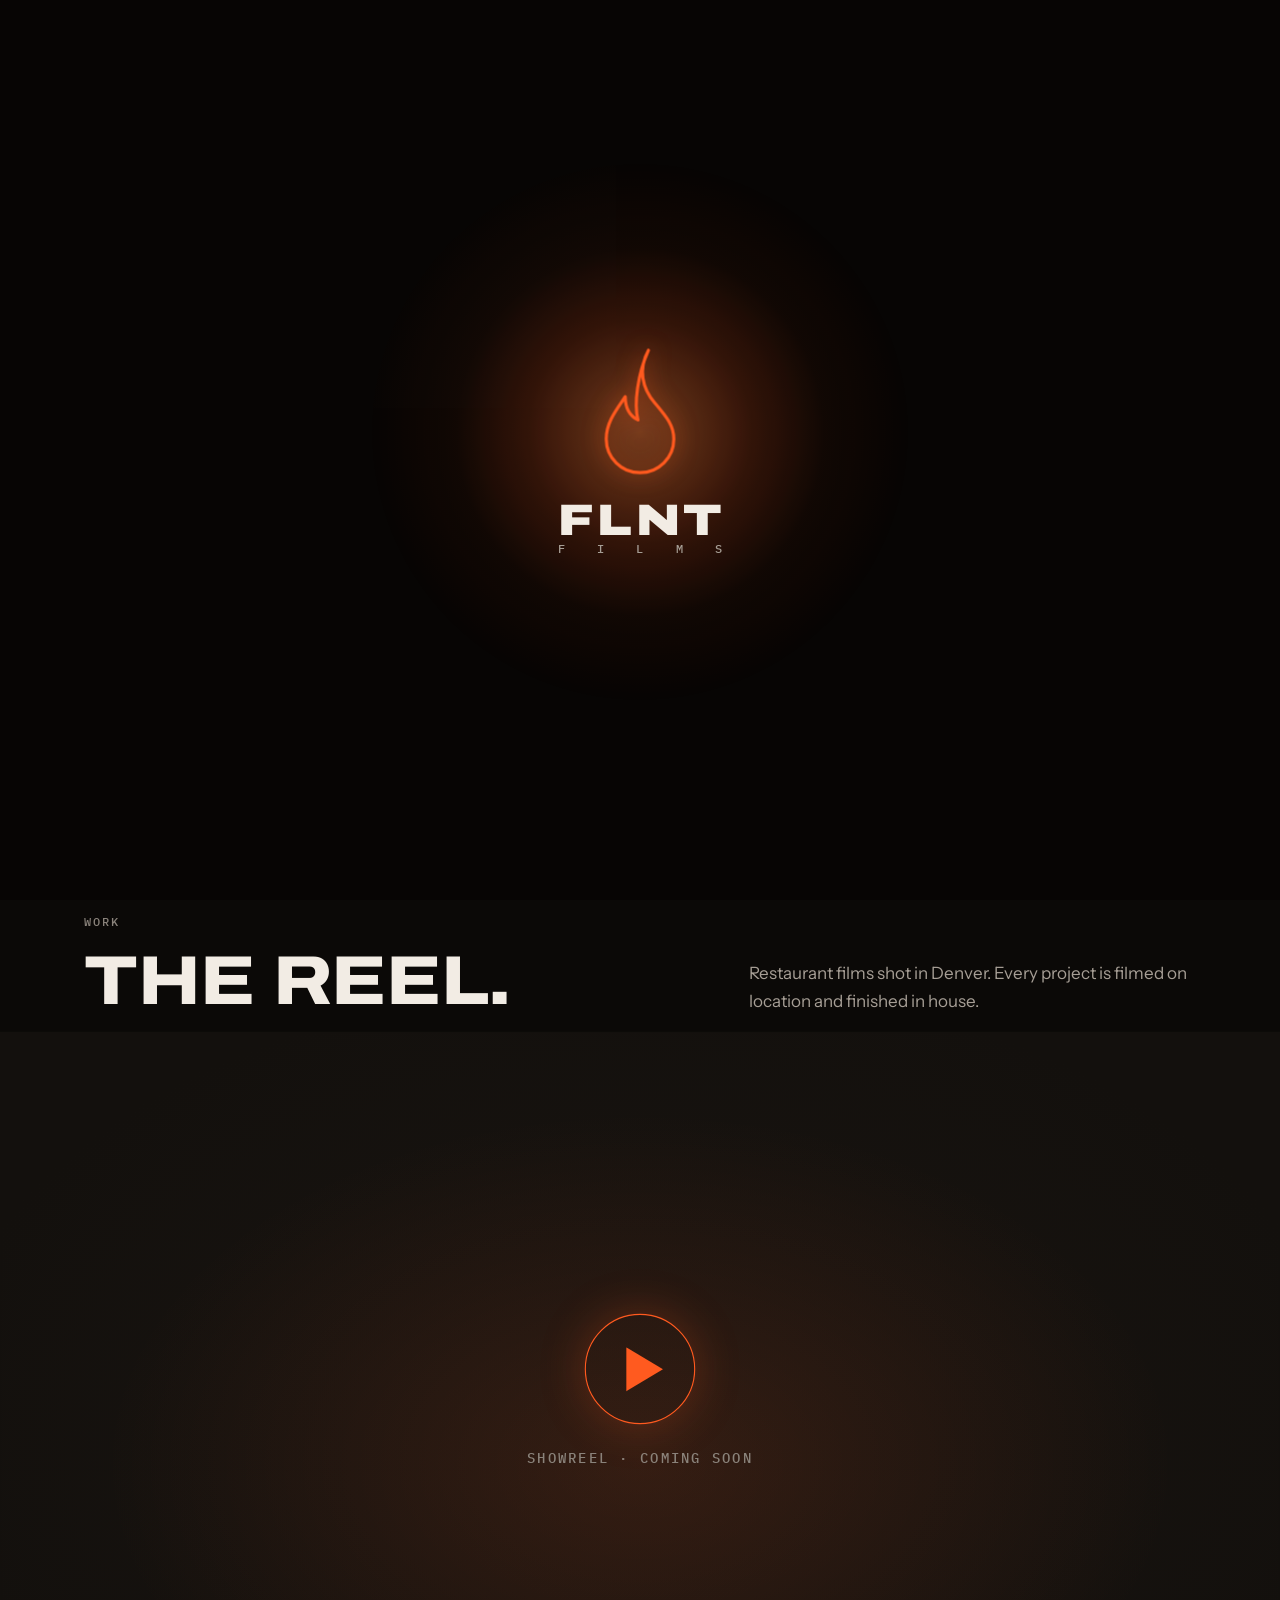
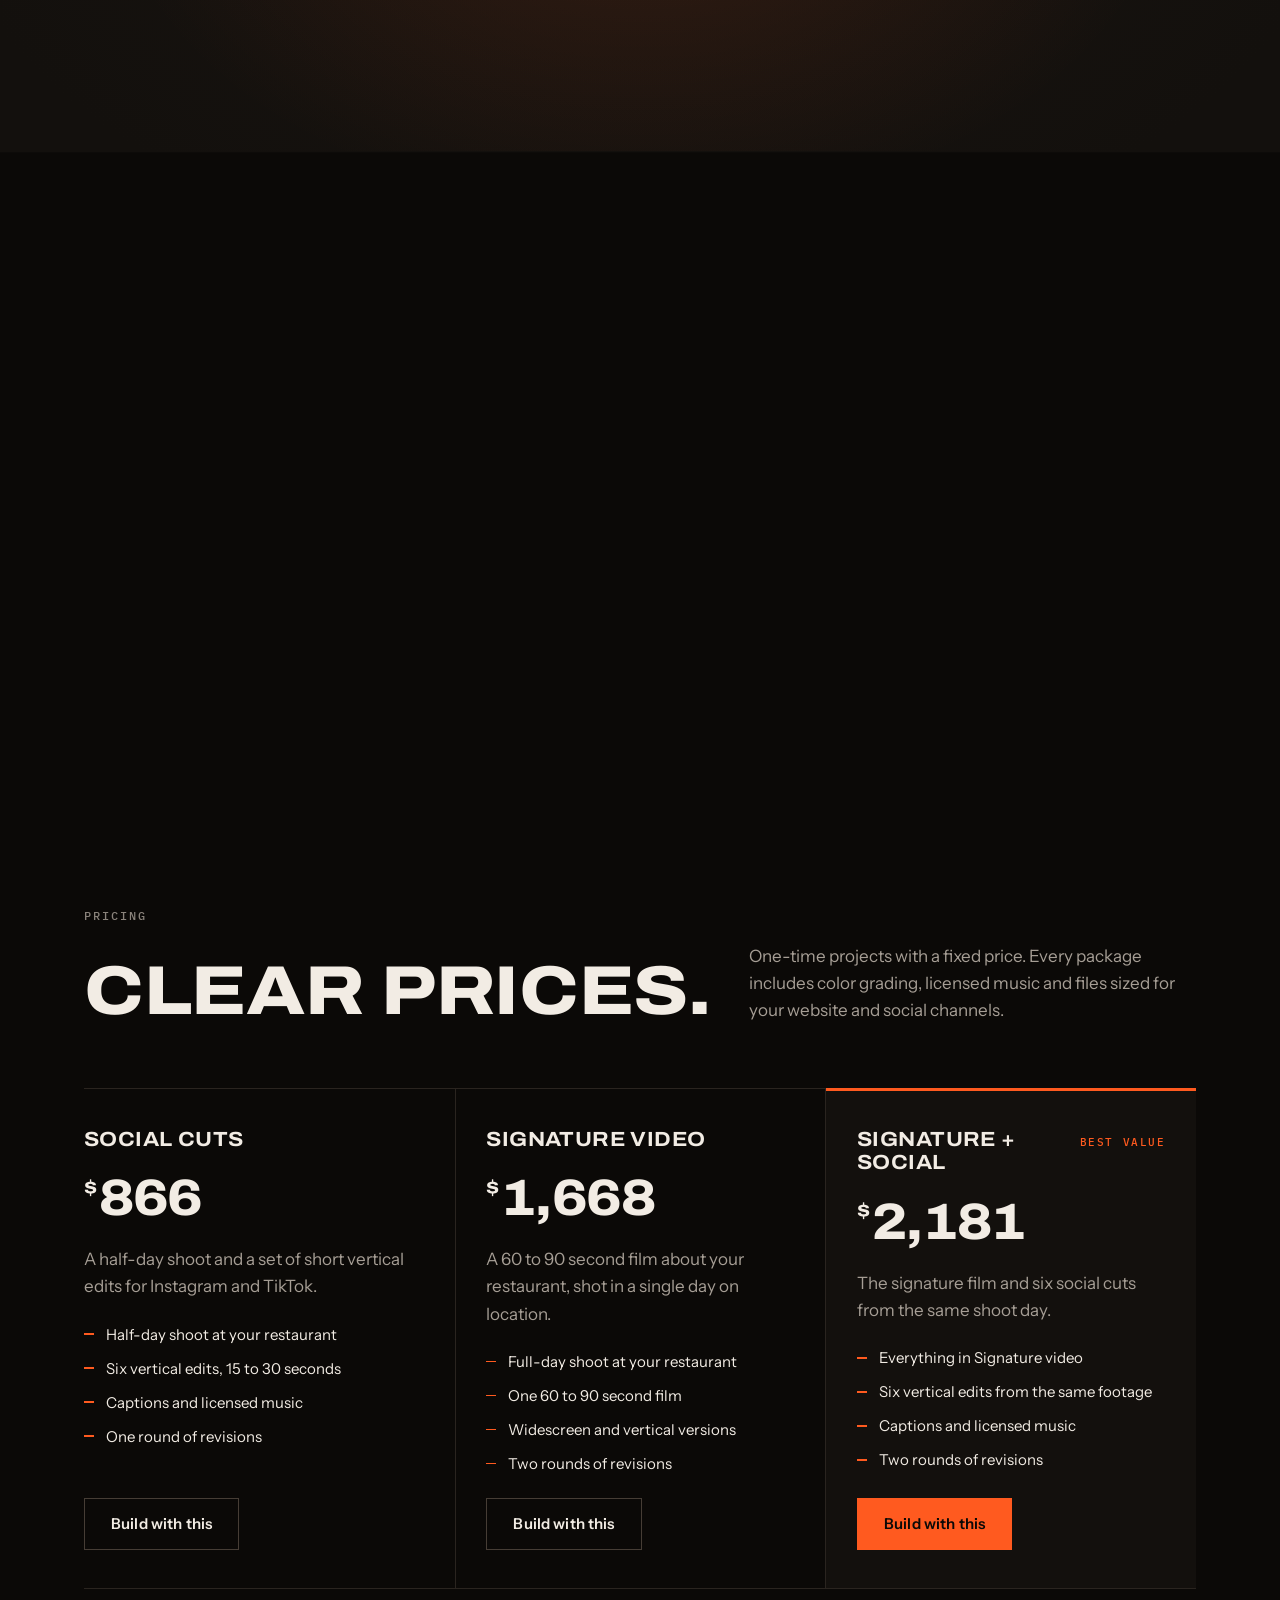
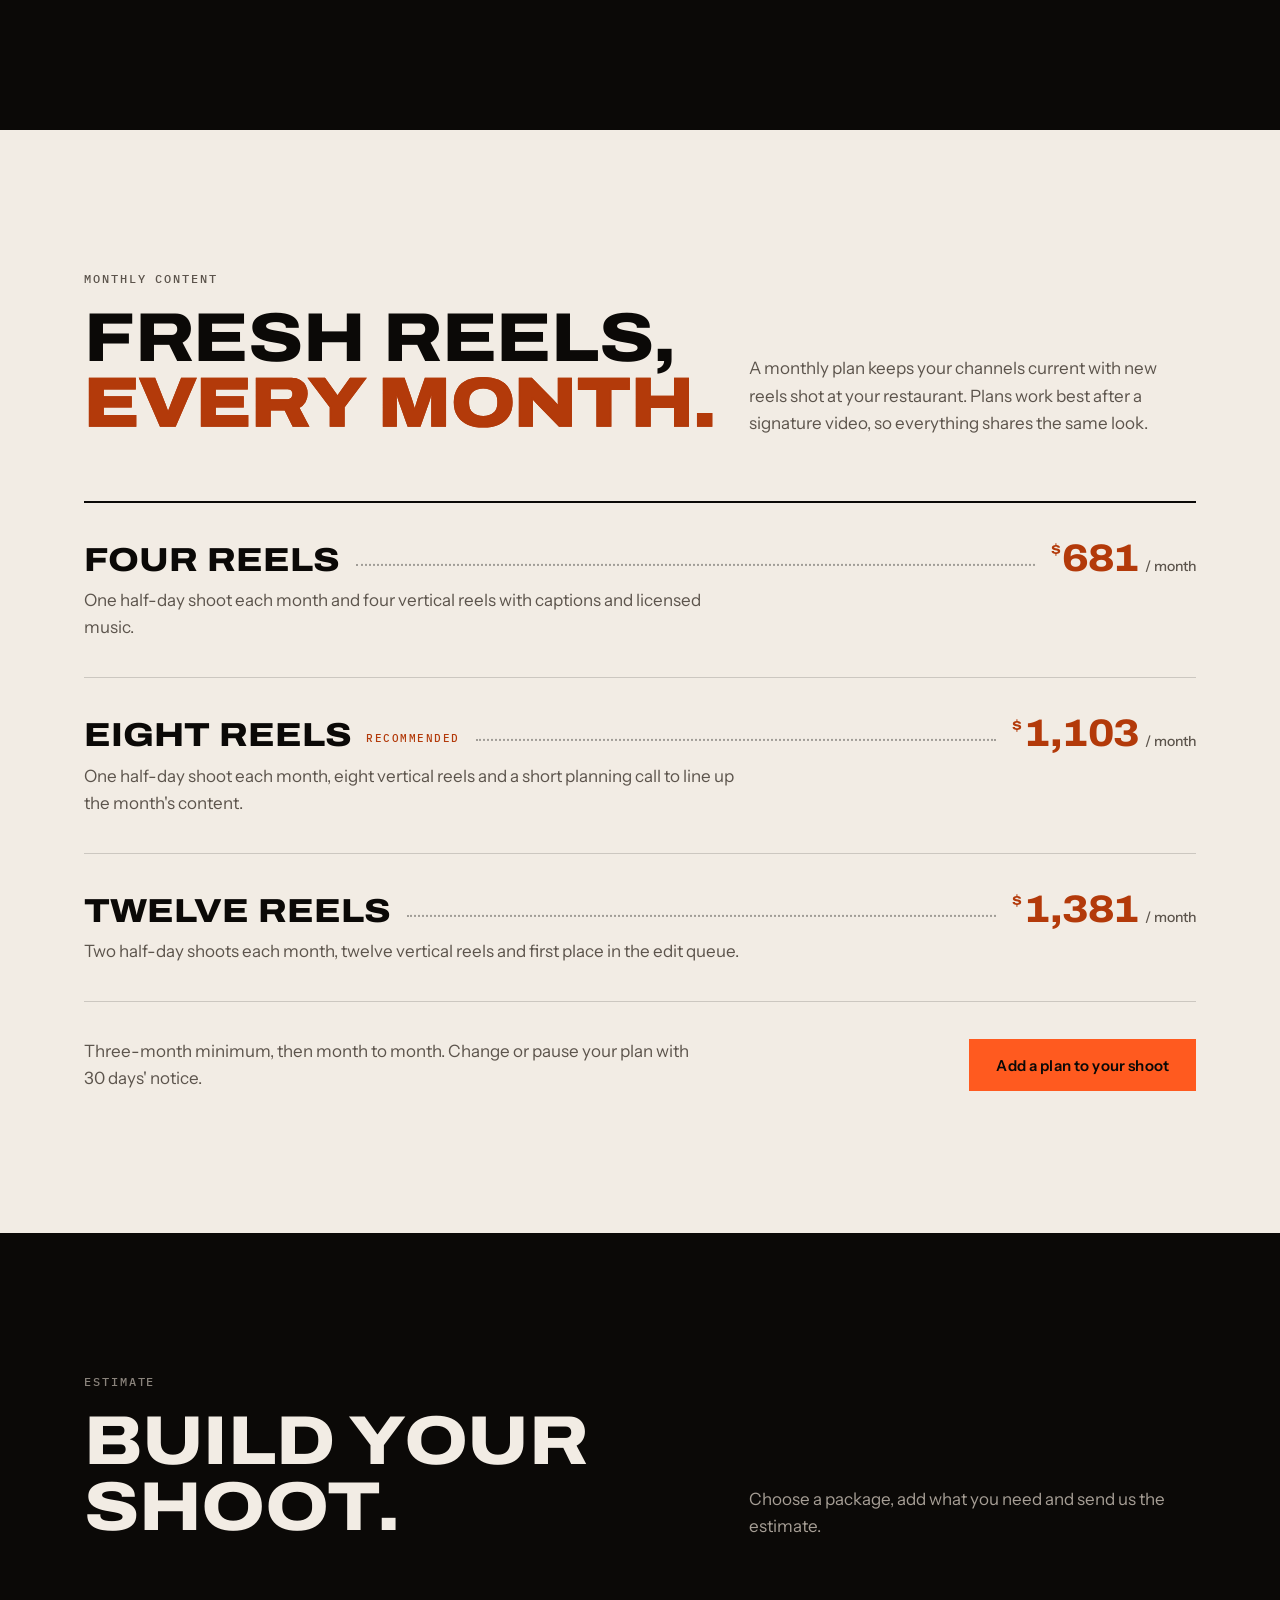
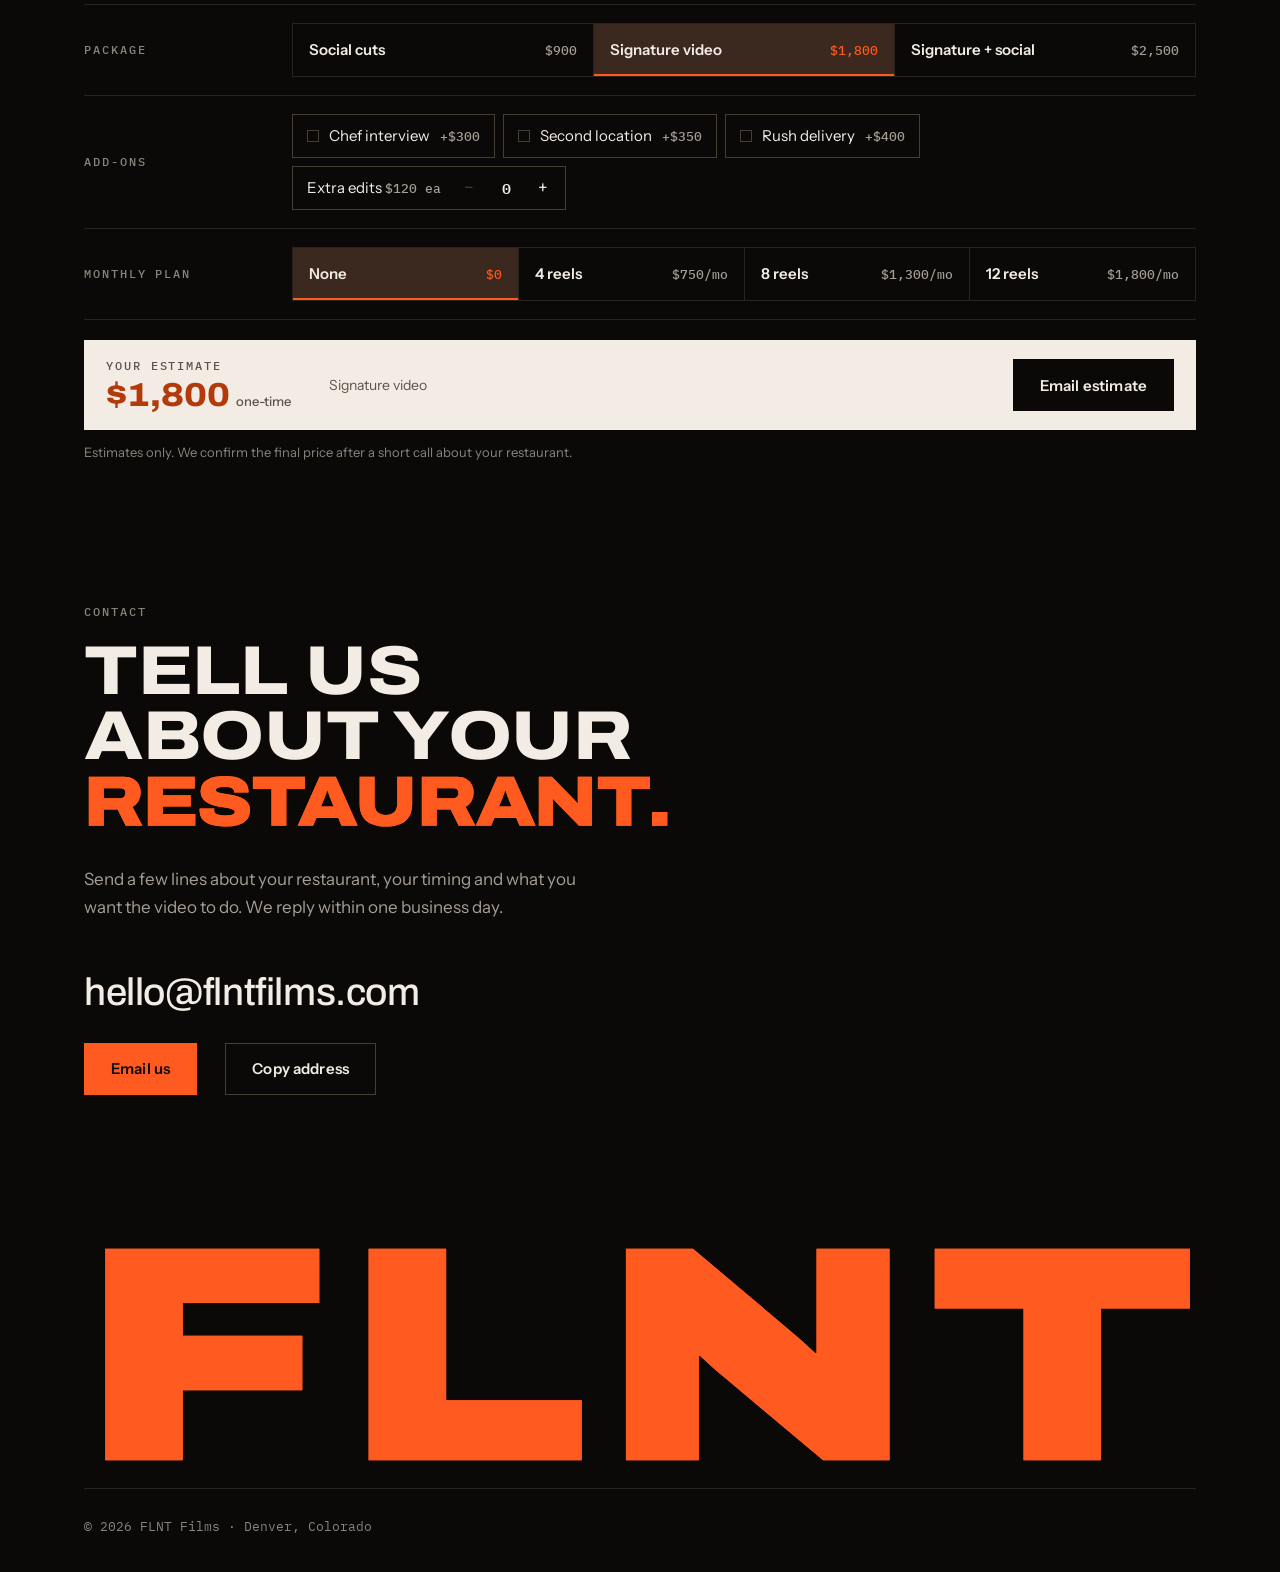
<file: flnt/index.html>
<!doctype html>
<html lang="en">
<head>
<meta charset="utf-8" />
<meta name="viewport" content="width=device-width, initial-scale=1, viewport-fit=cover" />
<title>FLNT Films | Restaurant Video Production in Denver, Colorado</title>
<meta name="description" content="FLNT Films makes cinematic promo video for independent restaurants in Denver, Colorado: signature films, social cuts and monthly content plans." />
<meta name="theme-color" content="#0b0907" />
<meta name="color-scheme" content="dark" />
<link rel="canonical" href="https://flntfilms.com/" />

<!-- Favicons: the stroke flame on warm black -->
<link rel="icon" href="favicon.svg" type="image/svg+xml" />
<link rel="icon" href="favicon-32.png" sizes="32x32" type="image/png" />
<link rel="icon" href="favicon-48.png" sizes="48x48" type="image/png" />
<link rel="apple-touch-icon" href="apple-touch-icon.png" />

<!-- Link previews -->
<meta property="og:type" content="website" />
<meta property="og:url" content="https://flntfilms.com/" />
<meta property="og:site_name" content="FLNT Films" />
<meta property="og:title" content="FLNT Films | Restaurant Video Production in Denver, Colorado" />
<meta property="og:description" content="Cinematic promo video for independent restaurants in Denver, Colorado." />
<meta property="og:image" content="https://flntfilms.com/og-image.jpg" />
<meta property="og:image:width" content="1200" />
<meta property="og:image:height" content="630" />
<meta property="og:image:alt" content="FLNT Films: an orange outline flame above the FLNT FILMS wordmark" />
<meta name="twitter:card" content="summary_large_image" />
<meta name="twitter:image" content="https://flntfilms.com/og-image.jpg" />

<!-- Business details for search engines -->
<script type="application/ld+json">
{
  "@context": "https://schema.org",
  "@type": "ProfessionalService",
  "@id": "https://flntfilms.com/#business",
  "name": "FLNT Films",
  "url": "https://flntfilms.com/",
  "logo": "https://flntfilms.com/icon-512.png",
  "image": "https://flntfilms.com/og-image.jpg",
  "description": "Cinematic promo video for independent restaurants in Denver, Colorado: signature films, social cuts and monthly content plans.",
  "email": "hello@flntfilms.com",
  "telephone": "+1-720-587-9516",
  "founder": { "@type": "Person", "name": "Tanner Johnson" },
  "address": { "@type": "PostalAddress", "addressLocality": "Denver", "addressRegion": "CO", "addressCountry": "US" },
  "areaServed": [{ "@type": "City", "name": "Denver" }, { "@type": "State", "name": "Colorado" }],
  "knowsAbout": ["Restaurant video", "Video production", "Social media video", "Brand films"]
}
</script>

<link rel="preconnect" href="https://fonts.googleapis.com" />
<link rel="preconnect" href="https://fonts.gstatic.com" crossorigin />
<link href="https://fonts.googleapis.com/css2?family=Archivo:wdth,wght@100..125,400..900&family=Instrument+Sans:wght@400;500;600&family=IBM+Plex+Mono:wght@400;500&display=swap" rel="stylesheet" />

<!--
  Intro gate. Inline so it runs before first paint and the overlay never flashes.
  Plays once per browser session; #intro in the URL forces a replay.
  Skipped entirely with prefers-reduced-motion.
  Failsafe: the overlay and scroll lock are removed after 6 seconds even if main.js never runs.
  Also switches on the scroll and entrance motion (html.fx) before first paint, so nothing flashes.
-->
<script>
  (function () {
    var root = document.documentElement;
    try {
      var reduce = window.matchMedia && window.matchMedia('(prefers-reduced-motion: reduce)').matches;
      var force = location.hash === '#intro';
      var seen = false;
      try { seen = sessionStorage.getItem('flnt-intro') === 'seen'; } catch (e) { /* storage blocked */ }
      if (!reduce && (force || !seen)) {
        root.classList.add('intro-on');
        setTimeout(function () { root.classList.remove('intro-on'); }, 6000);
      }
      // Scroll and entrance motion. main.js marks fx-ready; if it never does, show everything.
      if (!reduce && 'IntersectionObserver' in window) {
        root.classList.add('fx');
        setTimeout(function () { if (!root.classList.contains('fx-ready')) root.classList.remove('fx'); }, 4000);
      }
    } catch (e) {
      root.classList.remove('intro-on');
    }
  })();
</script>

<link rel="stylesheet" href="styles.css" />
<script src="main.js" defer></script>
</head>

<body>
<a class="skip-link" href="#main">Skip to content</a>
<div class="grain" aria-hidden="true"></div>

<!-- Shared flame drawing, reused by every small mark on the page -->
<svg width="0" height="0" style="position:absolute" aria-hidden="true" focusable="false">
  <symbol id="flame" viewBox="6 1 36 62">
    <path d="M28 3c-5 9-3 18 3 25c6 7 9 11 9 17a16 16 0 0 1-32 0c0-8 5-14 9-20c0 5 2 9 6 11c-2-8 0-22 5-33z" />
  </symbol>
</svg>

<!-- Intro overlay. Decorative only, so it is hidden from screen readers. -->
<div class="intro" aria-hidden="true">
  <div class="intro-stage">
    <div class="intro-mark">
      <div class="intro-glow"></div>
      <div class="intro-sparks"></div>
      <svg class="intro-flame flame" viewBox="6 1 36 62">
        <!-- pathLength="1" lets the CSS draw it with dasharray/dashoffset of 1 -->
        <path pathLength="1" d="M28 3c-5 9-3 18 3 25c6 7 9 11 9 17a16 16 0 0 1-32 0c0-8 5-14 9-20c0 5 2 9 6 11c-2-8 0-22 5-33z" />
      </svg>
    </div>
    <div class="intro-word lockup">
      <span class="lockup-flnt">FLNT</span>
      <span class="lockup-films"><span>F</span><span>I</span><span>L</span><span>M</span><span>S</span></span>
    </div>
  </div>
</div>

<header class="site-header">
  <div class="wrap">
    <a class="brand" href="#top" aria-label="FLNT Films, back to top">
      <svg class="flame" aria-hidden="true" focusable="false"><use href="#flame" /></svg>
      <span class="lockup" aria-hidden="true">
        <span class="lockup-flnt">FLNT</span>
        <span class="lockup-films"><span>F</span><span>I</span><span>L</span><span>M</span><span>S</span></span>
      </span>
    </a>
    <nav class="nav" aria-label="Main">
      <button class="menu-toggle" type="button" aria-expanded="false" aria-controls="nav-links">Menu</button>
      <ul id="nav-links">
        <li><a href="#work">Work</a></li>
        <li><a href="#pricing">Pricing</a></li>
        <li><a href="#monthly">Monthly</a></li>
        <li><a href="#build">Build your shoot</a></li>
        <li><a href="#contact">Contact</a></li>
      </ul>
      <a class="btn btn-primary btn-small" href="#contact">Start a project</a>
    </nav>
  </div>
</header>

<main id="main">

  <!-- Hero -->
  <section class="hero" id="top" aria-labelledby="hero-title">
    <div class="hero-art" aria-hidden="true">
      <div class="hero-glow"></div>
      <svg class="flame hero-flame" viewBox="6 1 36 62" preserveAspectRatio="xMidYMid meet">
        <path d="M28 3c-5 9-3 18 3 25c6 7 9 11 9 17a16 16 0 0 1-32 0c0-8 5-14 9-20c0 5 2 9 6 11c-2-8 0-22 5-33z" />
      </svg>
    </div>
    <div class="wrap">
      <div class="hero-copy">
        <p class="label">Restaurant video · Denver, Colorado</p>
        <h1 class="display" id="hero-title">Cinematic video for <span class="outline">restaurants.</span></h1>
        <p class="lede">FLNT Films makes short, cinematic films for independent restaurants in Denver. We film the room, the kitchen and the food the way your guests experience them, and deliver video ready for your website and social channels.</p>
        <div class="actions">
          <a class="btn btn-primary" href="#contact">Start a project</a>
          <a class="text-link" href="#pricing">See pricing</a>
        </div>
      </div>
    </div>
  </section>

  <!-- Work -->
  <section class="section" id="work" aria-labelledby="work-title">
    <div class="wrap">
      <div class="section-head reveal">
        <p class="label">Work</p>
        <h2 class="display" id="work-title">The reel.</h2>
        <p class="section-intro">Restaurant films shot in Denver. Every project is filmed on location and finished in house.</p>
      </div>
      <!-- The stage holds the reel on screen while it opens to full width (scroll motion only) -->
      <div class="reel-stage">
      <figure class="reel-pin reveal">
        <div class="reel-frame">
          <!--
            SHOWREEL: replace the .reel-placeholder div below with the real video.
            Self-hosted file:
              <video src="showreel.mp4" poster="showreel-poster.jpg" controls playsinline preload="none"></video>
            Vimeo or YouTube:
              <iframe src="https://player.vimeo.com/video/VIDEO_ID" title="FLNT Films showreel"
                      allow="autoplay; fullscreen; picture-in-picture" allowfullscreen loading="lazy"></iframe>
            The frame keeps its 16:9 shape either way.
          -->
          <div class="reel-placeholder" role="img" aria-label="Showreel placeholder. The showreel is coming soon.">
            <span class="play"><svg viewBox="0 0 10 12" aria-hidden="true"><path d="M0 0l10 6-10 6z" /></svg></span>
            <span class="label">Showreel · coming soon</span>
          </div>
        </div>
        <figcaption class="reel-caption">
          <span class="label">FLNT Films · Showreel</span>
          <span class="label">Denver, Colorado</span>
        </figcaption>
      </figure>
      </div>
    </div>
  </section>

  <!-- Pricing. Prices to confirm: change them here AND in PRICES in main.js. -->
  <section class="section" id="pricing" aria-labelledby="pricing-title">
    <div class="wrap">
      <div class="section-head reveal">
        <p class="label">Pricing</p>
        <h2 class="display" id="pricing-title">Clear prices.</h2>
        <p class="section-intro">One-time projects with a fixed price. Every package includes color grading, licensed music and files sized for your website and social channels.</p>
      </div>
      <ul class="packages reveal" data-stagger>
        <li class="package">
          <div class="package-top"><h3>Social cuts</h3></div>
          <p class="price"><sup>$</sup>900</p>
          <p class="desc">A half-day shoot and a set of short vertical edits for Instagram and TikTok.</p>
          <ul class="checks">
            <li>Half-day shoot at your restaurant</li>
            <li>Six vertical edits, 15 to 30 seconds</li>
            <li>Captions and licensed music</li>
            <li>One round of revisions</li>
          </ul>
          <a class="btn btn-secondary" href="#build" data-pick="social">Build with this</a>
        </li>
        <li class="package">
          <div class="package-top"><h3>Signature video</h3></div>
          <p class="price"><sup>$</sup>1,800</p>
          <p class="desc">A 60 to 90 second film about your restaurant, shot in a single day on location.</p>
          <ul class="checks">
            <li>Full-day shoot at your restaurant</li>
            <li>One 60 to 90 second film</li>
            <li>Widescreen and vertical versions</li>
            <li>Two rounds of revisions</li>
          </ul>
          <a class="btn btn-secondary" href="#build" data-pick="signature">Build with this</a>
        </li>
        <li class="package is-featured">
          <div class="package-top"><h3>Signature + social</h3><span class="tag">Best value</span></div>
          <p class="price"><sup>$</sup>2,500</p>
          <p class="desc">The signature film and six social cuts from the same shoot day.</p>
          <ul class="checks">
            <li>Everything in Signature video</li>
            <li>Six vertical edits from the same footage</li>
            <li>Captions and licensed music</li>
            <li>Two rounds of revisions</li>
          </ul>
          <a class="btn btn-primary" href="#build" data-pick="bundle">Build with this</a>
        </li>
      </ul>
    </div>
  </section>

  <!-- Monthly content plans. Prices to confirm: change them here AND in PRICES in main.js. -->
  <section class="monthly" id="monthly" aria-labelledby="monthly-title">
    <div class="wrap">
      <div class="section-head reveal">
        <p class="label">Monthly content</p>
        <h2 class="display" id="monthly-title">Fresh reels, <span class="outline">every month.</span></h2>
        <p class="section-intro">A monthly plan keeps your channels current with new reels shot at your restaurant. Plans work best after a signature video, so everything shares the same look.</p>
      </div>
      <ul class="menu reveal" data-stagger>
        <li>
          <h3>Four reels</h3><span class="dots" aria-hidden="true"></span>
          <p class="price"><sup>$</sup>750<small>/ month</small></p>
          <p class="desc">One half-day shoot each month and four vertical reels with captions and licensed music.</p>
        </li>
        <li>
          <h3>Eight reels<span class="tag">Recommended</span></h3><span class="dots" aria-hidden="true"></span>
          <p class="price"><sup>$</sup>1,300<small>/ month</small></p>
          <p class="desc">One half-day shoot each month, eight vertical reels and a short planning call to line up the month's content.</p>
        </li>
        <li>
          <h3>Twelve reels</h3><span class="dots" aria-hidden="true"></span>
          <p class="price"><sup>$</sup>1,800<small>/ month</small></p>
          <p class="desc">Two half-day shoots each month, twelve vertical reels and first place in the edit queue.</p>
        </li>
      </ul>
      <div class="monthly-foot reveal">
        <p>Three-month minimum, then month to month. Change or pause your plan with 30 days' notice.</p>
        <a class="btn btn-primary" href="#build" data-monthly="8">Add a plan to your shoot</a>
      </div>
    </div>
  </section>

  <!-- Build your shoot -->
  <section class="section" id="build" aria-labelledby="build-title">
    <div class="wrap">
      <div class="section-head reveal">
        <p class="label">Estimate</p>
        <h2 class="display" id="build-title">Build your shoot.</h2>
        <p class="section-intro">Choose a package, add what you need and send us the estimate.</p>
      </div>

      <form class="builder reveal" id="builder" data-stagger novalidate>
        <div class="b-row">
          <p class="b-label" id="pkg-label">Package</p>
          <div class="seg seg-3" role="radiogroup" aria-labelledby="pkg-label">
            <label class="opt"><input type="radio" name="base" value="social" /><strong>Social cuts</strong><em>$900</em></label>
            <label class="opt"><input type="radio" name="base" value="signature" checked /><strong>Signature video</strong><em>$1,800</em></label>
            <label class="opt"><input type="radio" name="base" value="bundle" /><strong>Signature + social</strong><em>$2,500</em></label>
          </div>
        </div>

        <div class="b-row">
          <p class="b-label" id="addon-label">Add-ons</p>
          <div class="chips" role="group" aria-labelledby="addon-label">
            <label class="chip"><input type="checkbox" name="addon" value="interview" /><span class="box"></span>Chef interview <em>+$300</em></label>
            <label class="chip"><input type="checkbox" name="addon" value="location" /><span class="box"></span>Second location <em>+$350</em></label>
            <label class="chip"><input type="checkbox" name="addon" value="rush" /><span class="box"></span>Rush delivery <em>+$400</em></label>
            <div class="chip chip-stepper" role="group" aria-label="Extra vertical edits, $120 each">
              <span>Extra edits <em>$120 ea</em></span>
              <button type="button" id="extra-minus" aria-label="One fewer extra edit">−</button>
              <output id="extra-count">0</output>
              <button type="button" id="extra-plus" aria-label="One more extra edit">+</button>
            </div>
          </div>
        </div>

        <div class="b-row">
          <p class="b-label" id="monthly-label">Monthly plan</p>
          <div class="seg seg-4" role="radiogroup" aria-labelledby="monthly-label">
            <label class="opt"><input type="radio" name="monthly" value="0" checked /><strong>None</strong><em>$0</em></label>
            <label class="opt"><input type="radio" name="monthly" value="4" /><strong>4 reels</strong><em>$750/mo</em></label>
            <label class="opt"><input type="radio" name="monthly" value="8" /><strong>8 reels</strong><em>$1,300/mo</em></label>
            <label class="opt"><input type="radio" name="monthly" value="12" /><strong>12 reels</strong><em>$1,800/mo</em></label>
          </div>
        </div>

        <div class="b-total" id="summary">
          <div>
            <p class="label">Your estimate</p>
            <p class="b-big"><span id="total-once">$1,800</span><small>one-time</small></p>
            <p class="b-monthly" id="monthly-row" hidden>+ <span id="total-monthly"></span></p>
          </div>
          <p class="b-lines" id="summary-lines">Signature video</p>
          <a class="btn btn-primary" id="send-estimate" href="#">Email estimate</a>
          <p class="sr-only" role="status" aria-live="polite" id="estimate-status"></p>
        </div>
        <p class="fine">Estimates only. We confirm the final price after a short call about your restaurant.</p>
      </form>
    </div>
  </section>

  <!-- Contact -->
  <section class="section contact" id="contact" aria-labelledby="contact-title">
    <div class="wrap">
      <div class="contact-grid">
        <div class="reveal" data-stagger>
          <p class="label">Contact</p>
          <h2 class="display" id="contact-title">Tell us about your <span class="outline">restaurant.</span></h2>
          <p class="intro-text">Send a few lines about your restaurant, your timing and what you want the video to do. We reply within one business day.</p>
          <!-- Contact email: if it changes, update it here, in the mailto link and in EMAIL in main.js. -->
          <p class="email" id="email-address">hello@flntfilms.com</p>
          <div class="actions">
            <a class="btn btn-primary" href="mailto:hello@flntfilms.com?subject=Restaurant%20video">Email us</a>
            <button class="btn btn-secondary" type="button" id="copy-email">Copy address</button>
            <span class="copy-status" id="copy-status" role="status" aria-live="polite"></span>
          </div>
        </div>
      </div>
    </div>
  </section>
</main>

<footer class="site-footer">
  <div class="wrap">
    <p class="foot-mark" aria-hidden="true"><span>F</span><span>L</span><span>N</span><span>T</span></p>
    <p class="foot-line">© <span id="year">2026</span> FLNT Films · Denver, Colorado</p>
  </div>
</footer>

</body>
</html>
</file>
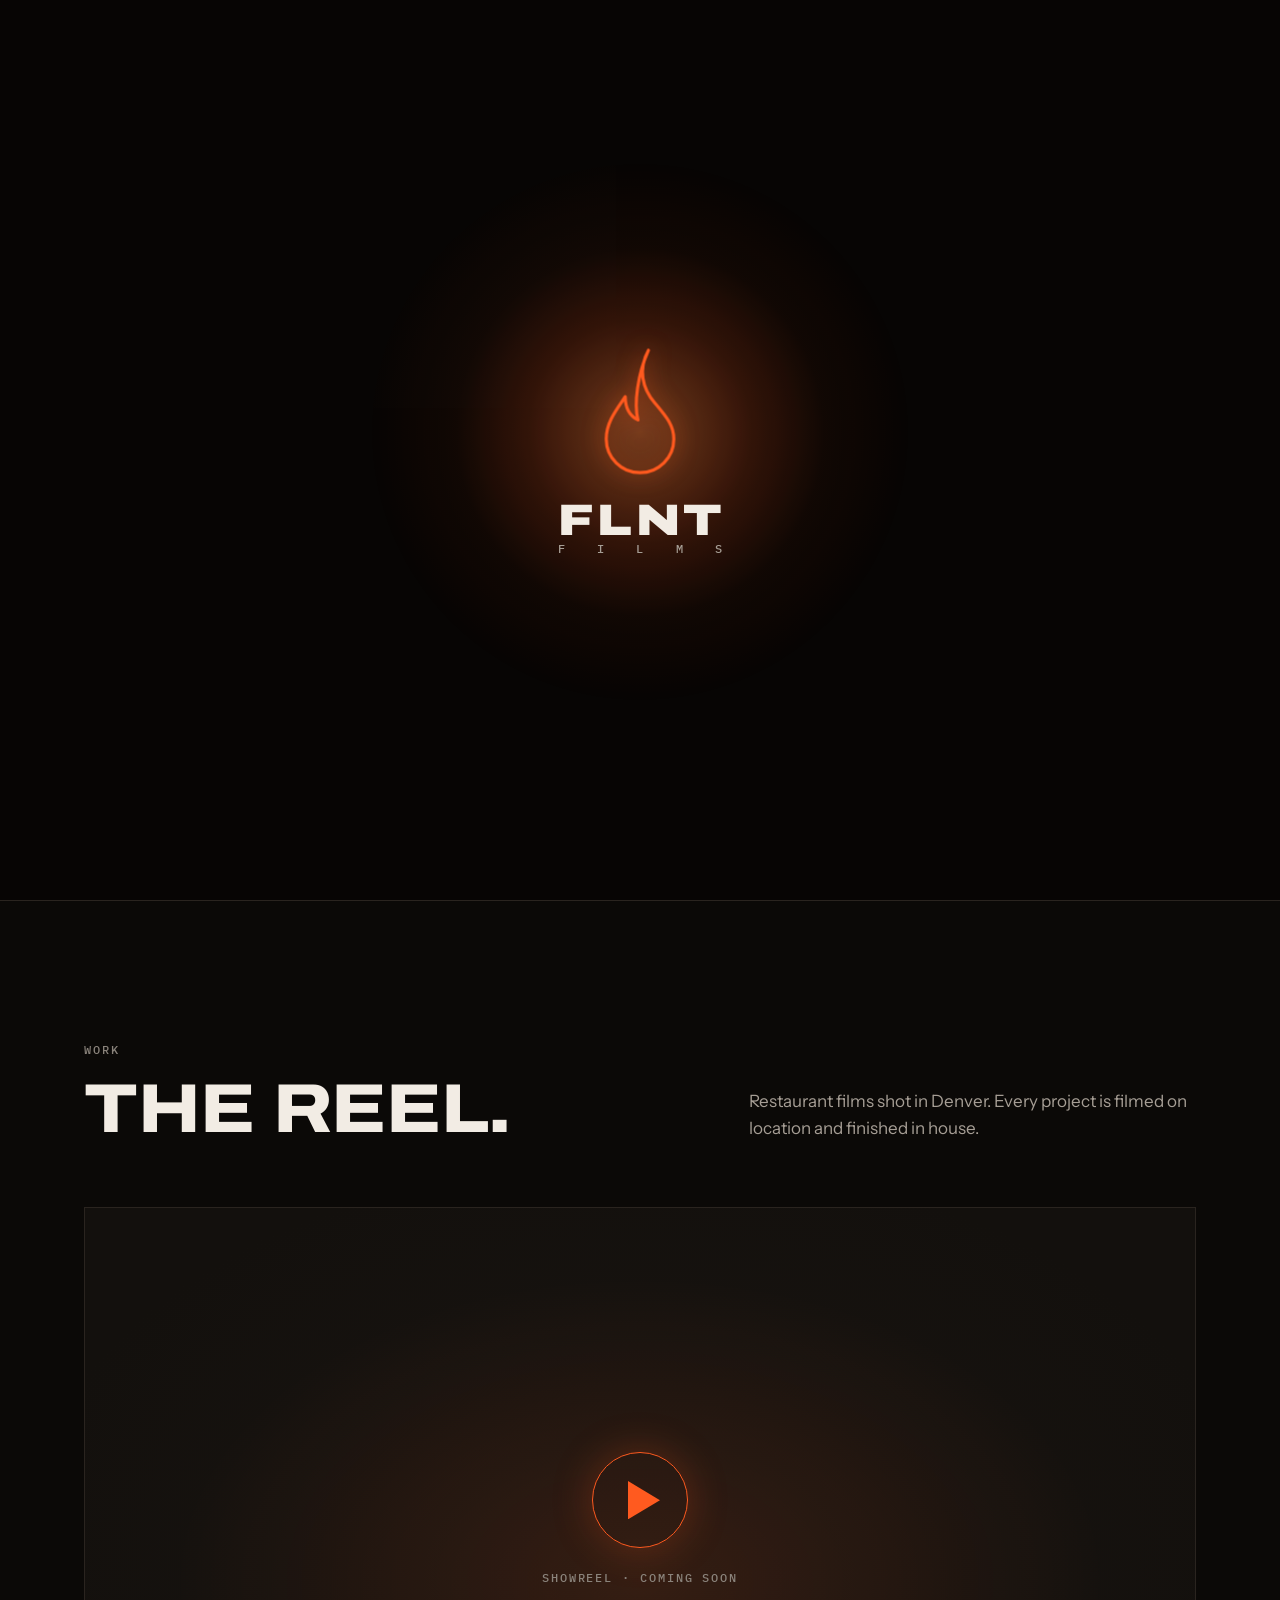
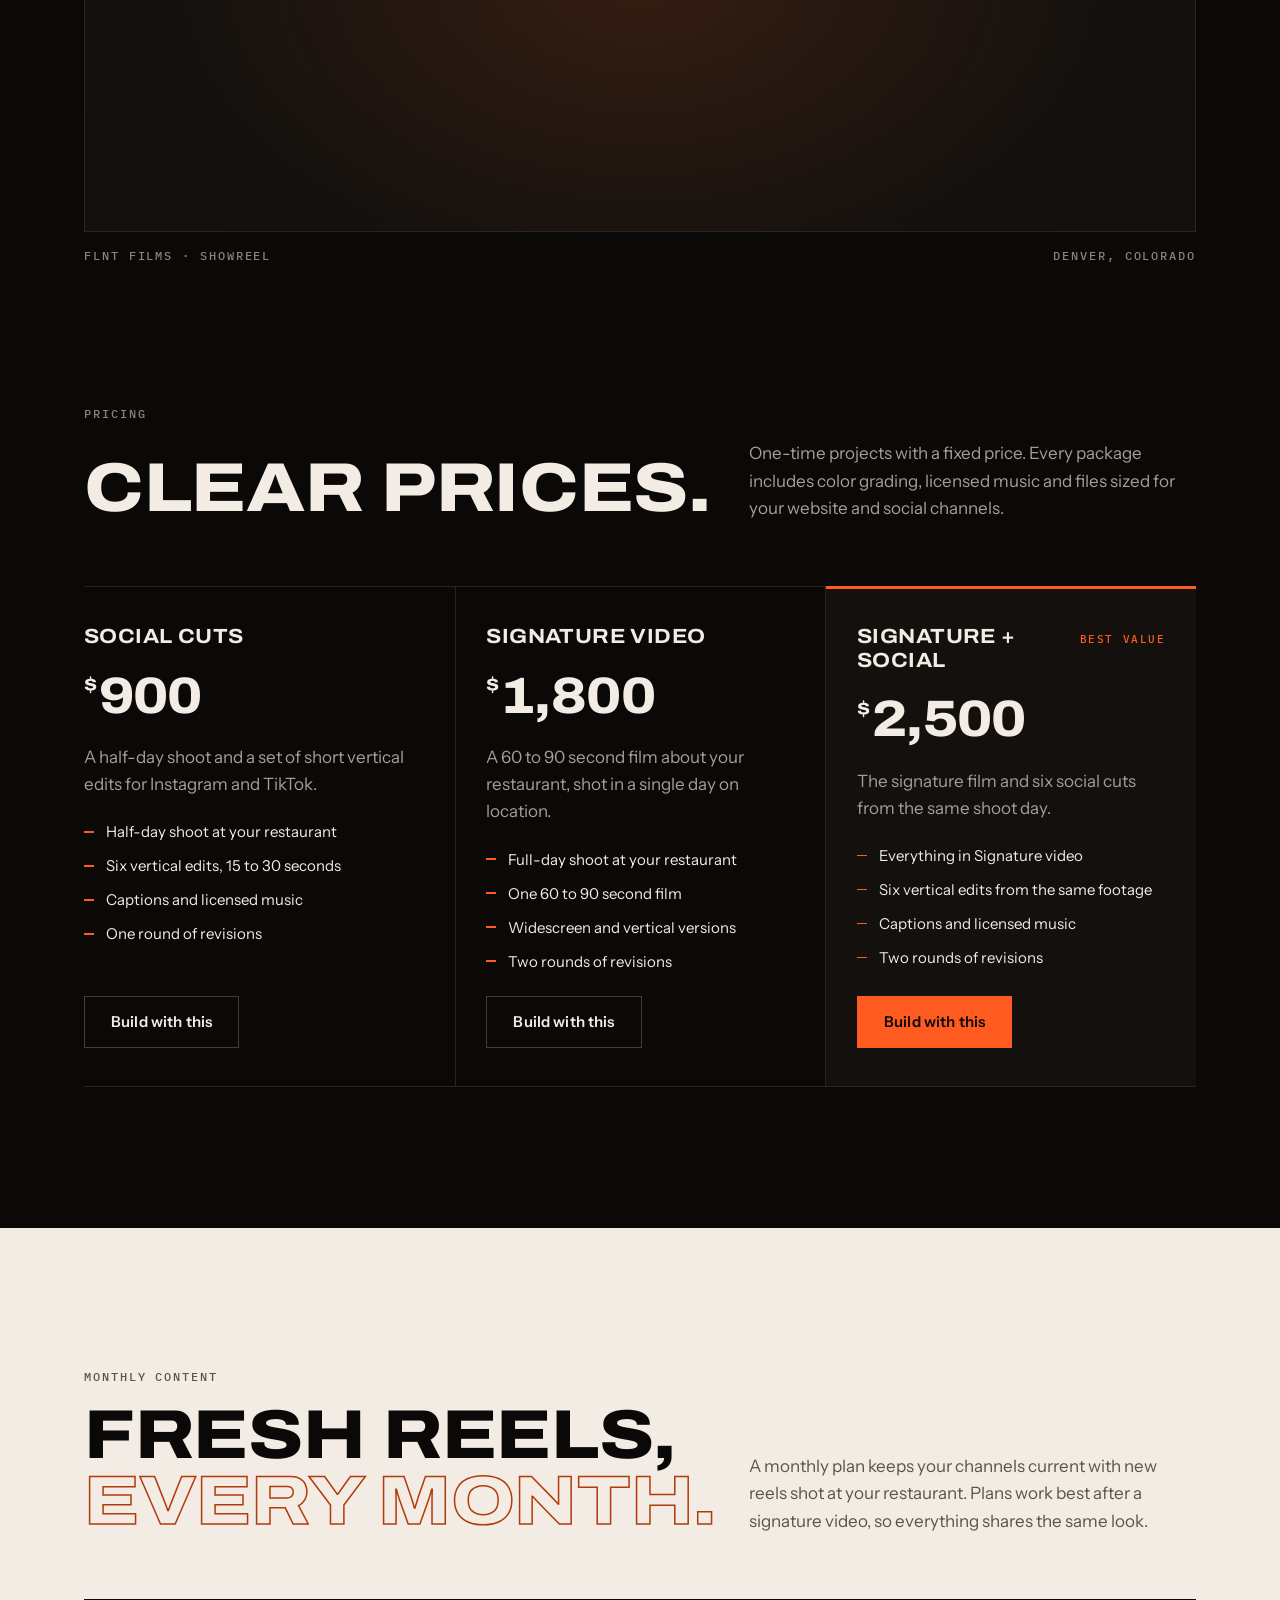
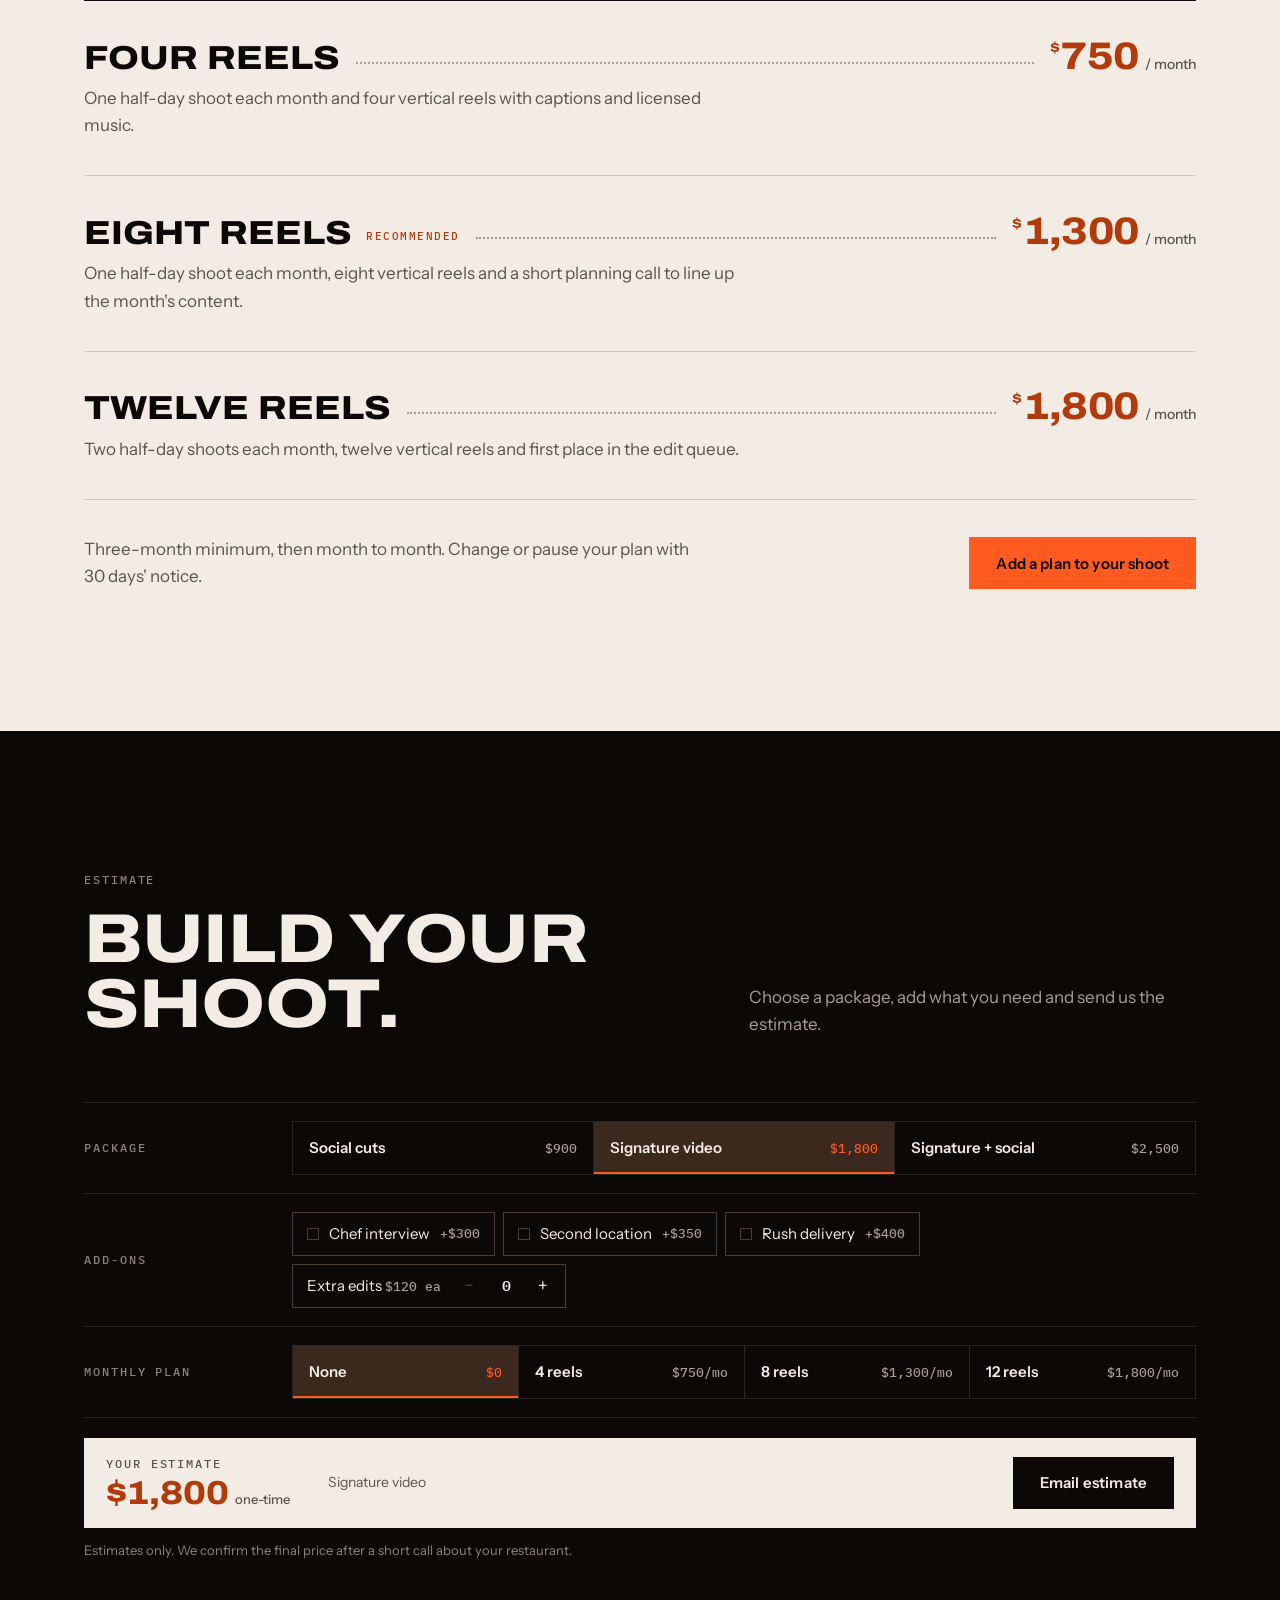
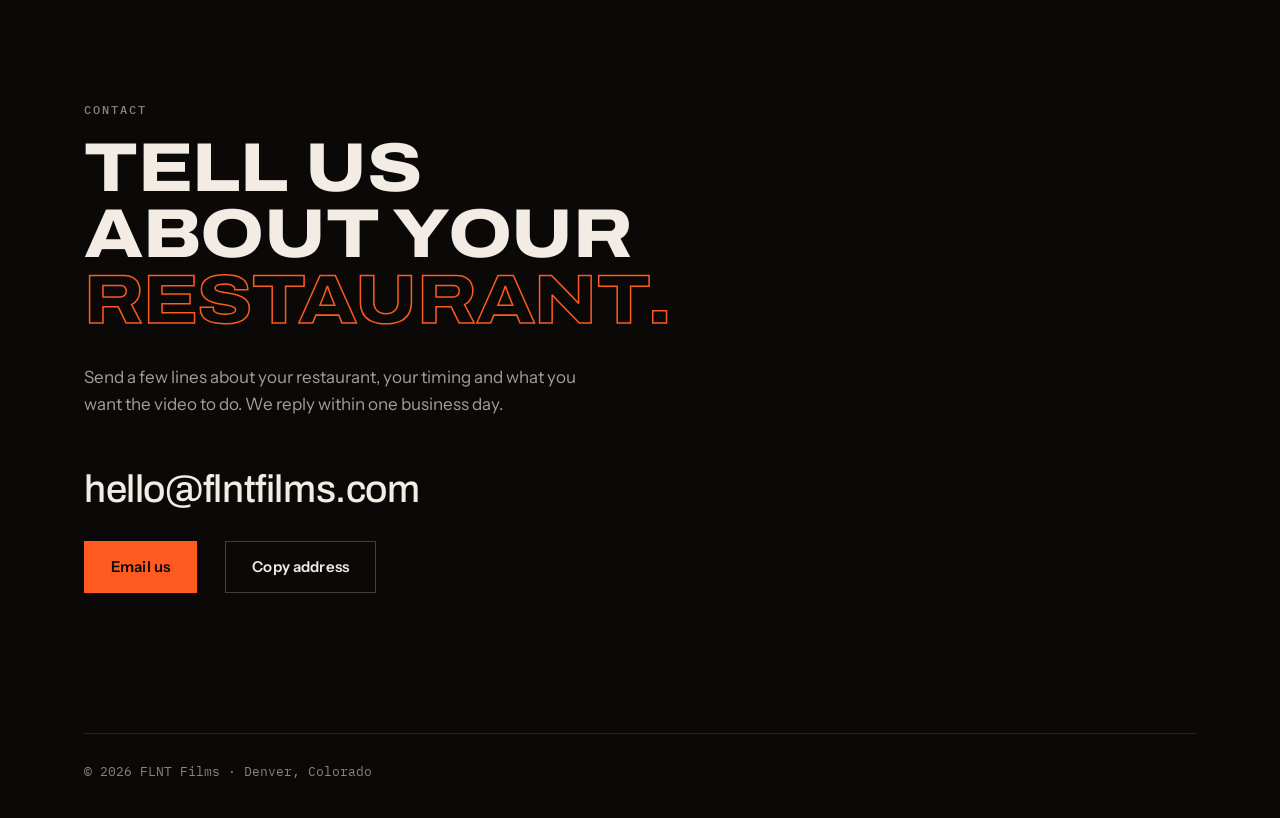
<file: mockup/index.html>
<!doctype html>
<html lang="en">
<head>
<meta charset="utf-8" />
<meta name="viewport" content="width=device-width, initial-scale=1, viewport-fit=cover" />
<!--
  FLNT Films: redesign MOCKUP (Stage 1, round 2).
  Standalone: inline CSS and JS, no dependency on the live site in /flnt.
  noindex because this file is a review copy, not the site.
  ALL PRICES ARE PLACEHOLDERS until confirmed. They live in the PRICES object in the script
  and in the matching text in the Pricing and Monthly sections.
-->
<meta name="robots" content="noindex" />
<title>FLNT Films | Restaurant Video Production in Denver, Colorado</title>
<meta name="description" content="FLNT Films makes cinematic promo video for independent restaurants in Denver, Colorado: signature films, social cuts and monthly content plans." />
<meta name="theme-color" content="#0b0907" />
<meta name="color-scheme" content="dark" />

<!-- Open Graph. og-image.jpg will be regenerated from the new flame mark in Stage 2. -->
<meta property="og:type" content="website" />
<meta property="og:url" content="https://flntfilms.com/" />
<meta property="og:site_name" content="FLNT Films" />
<meta property="og:title" content="FLNT Films | Restaurant Video Production in Denver, Colorado" />
<meta property="og:description" content="Cinematic promo video for independent restaurants in Denver, Colorado." />
<meta property="og:image" content="https://flntfilms.com/og-image.jpg" />
<meta name="twitter:card" content="summary_large_image" />

<!-- Favicon: the stroke flame on warm black -->
<link rel="icon" type="image/svg+xml" href="data:image/svg+xml,%3Csvg xmlns='http://www.w3.org/2000/svg' viewBox='0 0 64 64'%3E%3Crect width='64' height='64' rx='14' fill='%230b0907'/%3E%3Cpath transform='translate(12.4 5.7) scale(.82)' d='M28 3c-5 9-3 18 3 25c6 7 9 11 9 17a16 16 0 0 1-32 0c0-8 5-14 9-20c0 5 2 9 6 11c-2-8 0-22 5-33z' fill='none' stroke='%23ff5a1f' stroke-width='4' stroke-linecap='round' stroke-linejoin='round'/%3E%3C/svg%3E" />

<link rel="preconnect" href="https://fonts.googleapis.com" />
<link rel="preconnect" href="https://fonts.gstatic.com" crossorigin />
<link href="https://fonts.googleapis.com/css2?family=Archivo:wdth,wght@100..125,400..900&family=Instrument+Sans:wght@400;500;600&family=IBM+Plex+Mono:wght@400;500&display=swap" rel="stylesheet" />

<!--
  Intro gate. Runs before first paint so the overlay never flashes in or out.
  Plays once per browser session; #intro in the URL forces a replay.
  Skipped entirely with prefers-reduced-motion.
  Failsafe: whatever happens later, the overlay and the scroll lock are
  removed after 6 seconds by this script alone.
-->
<script>
  (function () {
    var root = document.documentElement;
    try {
      var reduce = window.matchMedia && window.matchMedia('(prefers-reduced-motion: reduce)').matches;
      var force = location.hash === '#intro';
      var seen = false;
      try { seen = sessionStorage.getItem('flnt-intro') === 'seen'; } catch (e) { /* storage blocked */ }
      if (!reduce && (force || !seen)) {
        root.classList.add('intro-on');
        setTimeout(function () { root.classList.remove('intro-on'); }, 6000);
      }
    } catch (e) {
      root.classList.remove('intro-on');
    }
  })();
</script>

<style>
  /* =========================================================
     Design tokens: defined once, used everywhere below
     ========================================================= */
  :root {
    /* Color */
    --bg: #0b0907;            /* warm black */
    --bg-raised: #13100d;     /* frames, featured package */
    --text: #f2ece4;          /* warm off-white */
    --muted: #a69e95;         /* body copy, 7.5:1 on --bg */
    --subtle: #8a837b;        /* labels, 5.3:1 on --bg */
    --line: #2a241f;          /* hairlines */
    --line-strong: #463d35;   /* secondary borders */
    --ember: #ff5a1f;         /* accent: flame, primary buttons, prices, hovers */
    --ember-hot: #ff7743;     /* primary button hover */
    --ember-deep: #b33a0a;    /* ember text on the light section, 5:1 on --paper */
    --paper: #f2ece4;         /* the one light section (monthly plans) */
    --ink: #0b0907;           /* text on paper */
    --ink-muted: #5c544c;     /* muted text on paper, 6.4:1 */

    /* Type */
    --font-display: "Archivo", "Arial Black", "Helvetica Neue", sans-serif;
    --font-body: "Instrument Sans", "Helvetica Neue", Arial, sans-serif;
    --font-mono: "IBM Plex Mono", ui-monospace, "SFMono-Regular", Menlo, monospace;

    --text-h1: clamp(2rem, 7vw, 6.5rem);
    --text-h2: clamp(2.1rem, 5.4vw, 5rem);
    --text-h3: clamp(1.1rem, 1.6vw, 1.375rem);
    --text-price: clamp(2.4rem, 4vw, 3.5rem);
    --text-lede: clamp(1.0625rem, 1.25vw, 1.25rem);
    --text-body: 1.0625rem;
    --text-label: 0.75rem;

    /* Space */
    --gutter: clamp(20px, 5vw, 64px);
    --max: 1240px;
    --section: clamp(96px, 11vw, 160px);
    --grid-gap: clamp(16px, 2.2vw, 32px);

    color-scheme: dark;
  }

  /* =========================================================
     Base
     ========================================================= */
  *, *::before, *::after { box-sizing: border-box; }
  html { -webkit-text-size-adjust: 100%; }
  @media (prefers-reduced-motion: no-preference) { html { scroll-behavior: smooth; } }
  body {
    margin: 0;
    background: var(--bg);
    color: var(--text);
    font: 400 var(--text-body)/1.6 var(--font-body);
    -webkit-font-smoothing: antialiased;
    overflow-x: clip;
  }
  h1, h2, h3, p, ul, ol, figure, fieldset, legend { margin: 0; }
  ul, ol { padding: 0; list-style: none; }
  fieldset { border: 0; padding: 0; min-width: 0; }
  [hidden] { display: none !important; }
  .sr-only { position: absolute; width: 1px; height: 1px; overflow: hidden; clip: rect(0 0 0 0); white-space: nowrap; }
  a { color: inherit; }
  button { font: inherit; color: inherit; }
  ::selection { background: var(--ember); color: var(--bg); }
  :focus-visible { outline: 2px solid var(--ember); outline-offset: 4px; }

  /* Very faint film grain over everything (decorative) */
  .grain {
    position: fixed; inset: 0; z-index: 90; pointer-events: none;
    opacity: 0.05;
    background-image: url("data:image/svg+xml,%3Csvg xmlns='http://www.w3.org/2000/svg' width='160' height='160'%3E%3Cfilter id='n'%3E%3CfeTurbulence type='fractalNoise' baseFrequency='.9' numOctaves='2' stitchTiles='stitch'/%3E%3CfeColorMatrix values='0 0 0 0 1 0 0 0 0 1 0 0 0 0 1 0 0 0 1 0'/%3E%3C/filter%3E%3Crect width='100%25' height='100%25' filter='url(%23n)'/%3E%3C/svg%3E");
  }

  .wrap { max-width: var(--max); margin: 0 auto; padding-inline: var(--gutter); }

  .skip-link {
    position: absolute; left: var(--gutter); top: -100px; z-index: 200;
    background: var(--text); color: var(--bg); padding: 10px 14px;
    font: 500 0.875rem var(--font-body); text-decoration: none;
  }
  .skip-link:focus { top: 12px; }

  /* Small mono labels */
  .label {
    font: 500 var(--text-label)/1.4 var(--font-mono);
    letter-spacing: 0.16em;
    text-transform: uppercase;
    color: var(--subtle);
  }

  /* Display headings: the wordmark face, wide and heavy */
  .display {
    font-family: var(--font-display);
    font-weight: 800;
    font-stretch: 115%;
    text-transform: uppercase;
    line-height: 0.95;
    letter-spacing: -0.005em;
    text-wrap: balance;
  }
  /* Outline lettering, echoing the stroke-only flame */
  .outline { color: var(--ember); }
  @supports (-webkit-text-stroke: 1px) {
    .outline { color: transparent; -webkit-text-stroke: max(1.25px, 0.022em) var(--ember); }
  }

  /* Scroll reveal: only hidden once the script has confirmed it can show them */
  html.reveal-ready .reveal { opacity: 0; transform: translateY(28px); transition: opacity 0.8s ease, transform 0.9s cubic-bezier(0.2, 0.7, 0.2, 1); }
  html.reveal-ready .reveal.is-in { opacity: 1; transform: none; }

  /* =========================================================
     Flame mark and wordmark lockup
     ========================================================= */
  .flame { fill: none; stroke: var(--ember); stroke-linecap: round; stroke-linejoin: round; }

  .lockup { display: inline-grid; gap: 4px; }
  .lockup-flnt {
    font: 900 1.25rem/0.8 var(--font-display);
    font-stretch: 125%;
    letter-spacing: 0.08em;
    margin-right: -0.08em;     /* trailing tracking would push FILMS off-centre */
  }
  .lockup-films {
    display: flex; justify-content: space-between;
    font: 500 0.5625rem/1 var(--font-mono);
    color: var(--muted);
  }

  /* =========================================================
     Buttons and links
     ========================================================= */
  .btn {
    display: inline-flex; align-items: center; justify-content: center; gap: 10px;
    min-height: 52px; padding: 0 26px;
    font: 600 0.9375rem/1 var(--font-body); letter-spacing: 0.01em;
    text-decoration: none; cursor: pointer;
    border: 1px solid transparent; border-radius: 0;
    transition: background-color 0.2s ease, border-color 0.2s ease, color 0.2s ease;
  }
  .btn-primary { background: var(--ember); color: var(--bg); }
  .btn-primary:hover { background: var(--ember-hot); }
  .btn-secondary { background: transparent; color: var(--text); border-color: var(--line-strong); }
  .btn-secondary:hover { border-color: var(--ember); color: var(--ember); }
  .btn-small { min-height: 40px; padding: 0 16px; font-size: 0.875rem; }

  .text-link {
    font: 500 0.9375rem var(--font-body);
    text-decoration: underline; text-decoration-color: var(--line-strong);
    text-underline-offset: 6px; text-decoration-thickness: 1px;
    transition: color 0.2s ease, text-decoration-color 0.2s ease;
  }
  .text-link:hover { color: var(--ember); text-decoration-color: var(--ember); }

  .actions { display: flex; flex-wrap: wrap; align-items: center; gap: 16px 28px; margin-top: clamp(32px, 3.6vw, 48px); }

  /* =========================================================
     Header
     ========================================================= */
  .site-header { position: relative; z-index: 20; }
  .site-header .wrap {
    display: flex; align-items: center; justify-content: space-between; gap: 16px;
    height: 88px;
  }
  .brand { display: inline-flex; align-items: center; gap: 12px; text-decoration: none; }
  .brand .flame { width: 22px; height: 38px; stroke-width: 2.6; }
  .nav { display: flex; align-items: center; gap: clamp(20px, 2.6vw, 36px); }
  .nav ul { display: flex; gap: clamp(18px, 2.4vw, 32px); }
  .nav ul a {
    font: 500 0.9375rem var(--font-body);
    text-decoration: none; color: var(--text);
    transition: color 0.2s ease;
  }
  .nav ul a:hover { color: var(--ember); }
  .menu-toggle {
    display: none;
    background: none; border: 1px solid var(--line-strong);
    min-height: 40px; padding: 0 14px;
    font: 500 0.75rem var(--font-mono); letter-spacing: 0.14em; text-transform: uppercase;
    cursor: pointer;
  }

  /* =========================================================
     Hero
     ========================================================= */
  .hero { position: relative; padding-block: clamp(64px, 11vh, 140px) clamp(72px, 9vw, 120px); overflow: hidden; }
  .hero .wrap { position: relative; }
  .hero-copy { position: relative; z-index: 2; }
  .hero .label { margin-bottom: clamp(20px, 2.4vw, 32px); }
  .hero h1 { font-size: var(--text-h1); max-width: 13ch; }
  .hero .lede {
    margin-top: clamp(24px, 3vw, 40px);
    max-width: 46ch;
    font-size: var(--text-lede);
    color: var(--muted);
  }

  /* The big glowing outline flame behind the hero (decorative) */
  .hero-art {
    position: absolute; z-index: 1; pointer-events: none;
    right: -4vw; top: 50%;
    height: min(640px, 70vh, 44vw); aspect-ratio: 36 / 62;
    transform: translateY(-50%);
  }
  .hero-glow {
    position: absolute; left: 50%; top: 68%;
    width: 210%; aspect-ratio: 1; border-radius: 50%;
    transform: translate(-50%, -50%);
    background: radial-gradient(closest-side, rgba(255, 110, 45, 0.24), rgba(255, 90, 31, 0.08) 45%, transparent 72%);
  }
  .hero-flame { position: relative; width: 100%; height: 100%; overflow: visible; }
  .hero-flame path { stroke-width: 1.6px; vector-effect: non-scaling-stroke; filter: drop-shadow(0 0 10px rgba(255, 90, 31, 0.45)); }
  @media (prefers-reduced-motion: no-preference) {
    .hero-glow { animation: hero-breathe 4s ease-in-out infinite alternate; }
    @keyframes hero-breathe { to { opacity: 0.7; transform: translate(-50%, -50%) scale(0.94); } }
  }

  /* Ticker of restaurant subjects */
  .ticker {
    border-block: 1px solid var(--line);
    overflow: hidden; white-space: nowrap;
    padding-block: 18px;
    font: 500 0.8125rem/1 var(--font-mono); letter-spacing: 0.16em; text-transform: uppercase;
    color: var(--muted);
  }
  .ticker-track { display: inline-flex; }
  .ticker-track span { padding-right: 0.5em; }
  .ticker i { font-style: normal; color: var(--ember); padding: 0 1.2em; }
  @media (prefers-reduced-motion: no-preference) {
    .ticker-track { animation: ticker 60s linear infinite; }
    .ticker:hover .ticker-track { animation-play-state: paused; }
    @keyframes ticker { to { transform: translateX(-50%); } }
  }

  /* =========================================================
     Sections
     ========================================================= */
  .section { padding-block: var(--section) 0; }
  .section:last-of-type { padding-bottom: var(--section); }
  .section-head {
    display: grid;
    grid-template-columns: repeat(12, minmax(0, 1fr));
    column-gap: var(--grid-gap);
    align-items: end;
    margin-bottom: clamp(40px, 5vw, 72px);
  }
  .section-head .label { grid-column: 1 / -1; margin-bottom: 18px; }
  .section-head h2 { grid-column: 1 / span 7; font-size: var(--text-h2); }
  .section-head .section-intro { grid-column: 8 / -1; color: var(--muted); max-width: 40ch; }

  /* Work: one wide 16:9 frame */
  .reel-frame {
    position: relative;
    aspect-ratio: 16 / 9;
    background: var(--bg-raised);
    border: 1px solid var(--line);
    overflow: hidden;
  }
  .reel-frame video, .reel-frame iframe { position: absolute; inset: 0; width: 100%; height: 100%; border: 0; object-fit: cover; }
  .reel-placeholder {
    position: absolute; inset: 0;
    display: grid; place-content: center; justify-items: center; gap: 22px;
    background:
      radial-gradient(60% 70% at 50% 60%, rgba(255, 90, 31, 0.12), transparent 70%),
      radial-gradient(80% 90% at 50% 55%, #1a1511 0%, var(--bg-raised) 70%);
  }
  .play {
    width: clamp(64px, 8vw, 96px); aspect-ratio: 1; border-radius: 50%;
    border: 1.5px solid var(--ember);
    display: grid; place-items: center;
    box-shadow: 0 0 40px rgba(255, 90, 31, 0.25);
  }
  .play svg { width: 34%; margin-left: 8%; fill: var(--ember); }
  .reel-caption { display: flex; justify-content: space-between; gap: 16px; margin-top: 16px; flex-wrap: wrap; }

  /* Pricing: three packages in columns split by hairlines (not cards) */
  .packages {
    display: grid; grid-template-columns: repeat(3, minmax(0, 1fr));
    border-top: 1px solid var(--line); border-bottom: 1px solid var(--line);
  }
  .package {
    position: relative;
    display: flex; flex-direction: column; gap: 22px;
    padding: clamp(28px, 3vw, 44px) clamp(20px, 2.4vw, 36px);
    border-left: 1px solid var(--line);
  }
  .package:first-child { border-left: 0; padding-left: 0; }
  .package:last-child { padding-right: 0; }
  .package.is-featured { background: var(--bg-raised); padding-inline: clamp(20px, 2.4vw, 36px); }
  .package.is-featured::before { content: ""; position: absolute; left: 0; right: 0; top: -1px; height: 3px; background: var(--ember); }
  .package-top { display: flex; justify-content: space-between; align-items: baseline; gap: 12px; }
  .package h3 {
    font: 700 var(--text-h3)/1.15 var(--font-display);
    font-stretch: 110%; text-transform: uppercase; letter-spacing: 0.02em;
  }
  .tag { font: 500 0.6875rem/1 var(--font-mono); letter-spacing: 0.14em; text-transform: uppercase; color: var(--ember); white-space: nowrap; }
  .price { font: 800 var(--text-price)/1 var(--font-display); font-stretch: 110%; letter-spacing: -0.01em; }
  .price sup { font-size: 0.42em; vertical-align: 0.95em; margin-right: 2px; font-weight: 700; }
  .price small { font: 500 0.875rem var(--font-body); color: var(--muted); letter-spacing: 0; margin-left: 6px; }
  .package .desc { color: var(--muted); }
  .checks { display: grid; gap: 10px; font-size: 0.9375rem; }
  .checks li { position: relative; padding-left: 22px; }
  .checks li::before { content: ""; position: absolute; left: 0; top: 0.72em; width: 10px; height: 1.5px; background: var(--ember); }
  .package .btn { margin-top: auto; align-self: flex-start; }
  .includes { margin-top: 28px; color: var(--muted); font-size: 0.9375rem; max-width: 70ch; }

  /* Monthly: the one light section, set like a restaurant menu */
  .monthly { background: var(--paper); color: var(--ink); padding-block: var(--section); margin-top: var(--section); }
  .monthly .label { color: var(--ink-muted); }
  .monthly .section-intro { color: var(--ink-muted); }
  .monthly .outline { color: var(--ember-deep); }
  @supports (-webkit-text-stroke: 1px) { .monthly .outline { color: transparent; -webkit-text-stroke-color: var(--ember-deep); } }
  .menu { border-top: 2px solid var(--ink); }
  .menu li {
    display: grid;
    grid-template-columns: auto 1fr auto;
    grid-template-areas: "name dots price" "desc desc desc";
    align-items: baseline;
    column-gap: 16px; row-gap: 10px;
    padding-block: clamp(24px, 2.8vw, 36px);
    border-bottom: 1px solid rgba(11, 9, 7, 0.16);
  }
  .menu h3 {
    grid-area: name;
    font: 800 clamp(1.4rem, 2.6vw, 2.25rem)/1 var(--font-display);
    font-stretch: 115%; text-transform: uppercase;
  }
  .menu .dots { grid-area: dots; border-bottom: 2px dotted rgba(11, 9, 7, 0.35); transform: translateY(-0.3em); }
  .menu .price { grid-area: price; font-size: clamp(1.6rem, 3vw, 2.5rem); color: var(--ember-deep); }
  .menu .price small { color: var(--ink-muted); }
  .menu .desc { grid-area: desc; color: var(--ink-muted); max-width: 60ch; }
  .menu .tag { color: var(--ember-deep); margin-left: 14px; vertical-align: 0.35em; }
  .monthly-foot { display: flex; flex-wrap: wrap; justify-content: space-between; align-items: center; gap: 20px; margin-top: 36px; }
  .monthly-foot p { color: var(--ink-muted); max-width: 56ch; }
  .monthly .btn-primary:focus-visible, .monthly :focus-visible { outline-color: var(--ink); }

  /* Build your shoot: three compact rows and one estimate bar */
  .builder { border-top: 1px solid var(--line); }
  .b-row {
    display: grid; grid-template-columns: 180px minmax(0, 1fr);
    align-items: center; gap: 12px var(--grid-gap);
    padding-block: 18px;
    border-bottom: 1px solid var(--line);
  }
  .b-label { font: 500 var(--text-label)/1.4 var(--font-mono); letter-spacing: 0.16em; text-transform: uppercase; color: var(--subtle); }

  /* Segmented options: hairlines come from the 1px gap over the line colour */
  .seg { display: grid; gap: 1px; background: var(--line); border: 1px solid var(--line); }
  .seg-3 { grid-template-columns: repeat(3, minmax(0, 1fr)); }
  .seg-4 { grid-template-columns: repeat(4, minmax(0, 1fr)); }
  .opt { position: relative; display: flex; justify-content: space-between; align-items: baseline; gap: 10px; padding: 14px 16px; background: var(--bg); cursor: pointer; transition: background-color 0.2s ease; }
  .opt:hover { background: var(--bg-raised); }
  .opt input, .chip input { position: absolute; opacity: 0; width: 1px; height: 1px; }
  .opt strong { font-weight: 600; font-size: 0.9375rem; }
  .opt em, .chip em { font: 500 0.8125rem var(--font-mono); font-style: normal; color: var(--muted); white-space: nowrap; }
  .opt:has(input:checked) { background: rgba(255, 90, 31, 0.08); box-shadow: inset 0 -2px 0 var(--ember); }
  .opt:has(input:checked) em { color: var(--ember); }
  .opt:has(input:focus-visible), .chip:has(input:focus-visible) { outline: 2px solid var(--ember); outline-offset: 2px; z-index: 1; }

  /* Add-on chips */
  .chips { display: flex; flex-wrap: wrap; gap: 8px; }
  .chip {
    position: relative; display: inline-flex; align-items: center; gap: 10px;
    min-height: 44px; padding: 0 14px;
    border: 1px solid var(--line-strong); cursor: pointer;
    font-size: 0.9375rem;
    transition: border-color 0.2s ease, background-color 0.2s ease;
  }
  .chip:hover { border-color: var(--subtle); }
  .chip .box { width: 12px; height: 12px; border: 1.5px solid var(--line-strong); flex: none; transition: background-color 0.15s ease, border-color 0.15s ease; }
  .chip:has(input:checked) { border-color: var(--ember); background: rgba(255, 90, 31, 0.08); }
  .chip:has(input:checked) .box { background: var(--ember); border-color: var(--ember); }
  .chip:has(input:checked) em { color: var(--ember); }
  .chip-stepper { cursor: default; padding-right: 4px; }
  .chip-stepper button { width: 36px; height: 36px; background: none; border: 0; cursor: pointer; font-size: 1.125rem; line-height: 1; }
  .chip-stepper button:hover:not(:disabled) { color: var(--ember); }
  .chip-stepper button:disabled { color: var(--line-strong); cursor: default; }
  .chip-stepper output { min-width: 2ch; text-align: center; font: 600 0.9375rem var(--font-mono); }

  /* Estimate bar */
  .b-total {
    display: grid; grid-template-columns: auto minmax(0, 1fr) auto; align-items: center; gap: 12px clamp(20px, 3vw, 40px);
    margin-top: 20px; padding: 18px 22px;
    background: var(--paper); color: var(--ink);
  }
  .b-total .label { color: var(--ink-muted); }
  .b-big { font: 800 clamp(1.75rem, 2.6vw, 2.25rem)/1 var(--font-display); font-stretch: 110%; color: var(--ember-deep); margin-top: 4px; }
  .b-big small { font: 500 0.8125rem var(--font-body); color: var(--ink-muted); margin-left: 6px; white-space: nowrap; }
  .b-monthly { font: 600 0.875rem var(--font-body); margin-top: 6px; }
  .b-lines { color: var(--ink-muted); font-size: 0.875rem; line-height: 1.5; }
  .b-total .btn-primary { background: var(--ink); color: var(--paper); }
  .b-total .btn-primary:hover { background: var(--ember-deep); }
  .b-total :focus-visible { outline-color: var(--ink); }
  .builder .fine { margin-top: 12px; color: var(--subtle); font-size: 0.8125rem; }

  /* Contact */
  .contact h2 { font-size: var(--text-h2); max-width: 15ch; margin-top: 18px; }
  .contact .intro-text { margin-top: clamp(20px, 2.4vw, 32px); max-width: 46ch; color: var(--muted); font-size: var(--text-lede); }
  .contact-grid { display: grid; grid-template-columns: repeat(12, minmax(0, 1fr)); column-gap: var(--grid-gap); }
  .contact-grid > div { grid-column: 1 / span 9; }
  .email {
    display: inline-block;
    margin-top: clamp(32px, 4vw, 48px);
    font: 500 clamp(1.375rem, 3vw, 2.5rem)/1.2 var(--font-display);
    font-stretch: 100%;
    letter-spacing: -0.01em;
    user-select: all;
    overflow-wrap: anywhere;
  }
  .contact .actions { margin-top: 28px; }
  .copy-status { font: 400 0.8125rem var(--font-mono); color: var(--muted); min-width: 8ch; }

  /* Footer */
  .site-footer p {
    border-top: 1px solid var(--line);
    padding-block: 28px 36px;
    font: 400 0.8125rem/1.5 var(--font-mono);
    color: var(--subtle);
  }

  /* =========================================================
     Intro: ember glow, sparks, the flame draws, wordmark fades in
     Timeline (3.5s): glow 0–1.1s · sparks 0.2–2.6s · flame 0.55–2.05s
                      wordmark 1.75–2.45s · fade out 2.9–3.5s
     ========================================================= */
  .intro { display: none; }
  html.intro-on .intro {
    position: fixed; inset: 0; z-index: 100;
    display: grid; place-items: center;
    background: #070504;
    cursor: pointer;
    transition: opacity 0.6s ease;
  }
  html.intro-on, html.intro-on body { overflow: hidden; }   /* scroll lock, always released by JS or the 6s failsafe */
  .intro.is-leaving { opacity: 0; }
  .intro.is-skipping { transition-duration: 0.35s; }

  .intro-stage { display: grid; justify-items: center; gap: clamp(20px, 3vmin, 30px); }
  .intro-mark { position: relative; display: grid; place-items: center; }

  .intro-glow {
    position: absolute; left: 50%; top: 66%;
    width: clamp(260px, 62vmin, 560px); aspect-ratio: 1;
    border-radius: 50%;
    background: radial-gradient(closest-side, rgba(255, 128, 60, 0.5), rgba(255, 90, 31, 0.2) 40%, rgba(255, 90, 31, 0.05) 66%, transparent);
    transform: translate(-50%, -50%) scale(0.3);
    opacity: 0;
    pointer-events: none;
  }
  .is-playing .intro-glow { animation: ignite 1.1s cubic-bezier(0.2, 0.7, 0.2, 1) 0.05s forwards, breathe 1.4s ease-in-out 1.15s infinite alternate; }
  @keyframes ignite { 0% { opacity: 0; transform: translate(-50%, -50%) scale(0.3); } 45% { opacity: 1; } 100% { opacity: 0.9; transform: translate(-50%, -50%) scale(1); } }
  @keyframes breathe { to { opacity: 0.72; transform: translate(-50%, -50%) scale(0.95); } }

  .intro-flame { position: relative; width: clamp(52px, 9vmin, 76px); height: auto; overflow: visible; }
  .intro-flame path {
    stroke-width: 1.5;
    stroke-dasharray: 1;
    stroke-dashoffset: 1;
    opacity: 0;
    filter: drop-shadow(0 0 5px rgba(255, 90, 31, 0.55));
  }
  .is-playing .intro-flame path { animation: draw 1.5s cubic-bezier(0.45, 0.05, 0.25, 1) 0.55s forwards; }
  @keyframes draw { 0% { opacity: 0; stroke-dashoffset: 1; } 3% { opacity: 1; } 100% { opacity: 1; stroke-dashoffset: 0; } }

  .intro-word { opacity: 0; transform: translateY(10px); }
  .intro-word .lockup-flnt { font-size: clamp(1.75rem, 5vmin, 2.75rem); }
  .intro-word .lockup-films { font-size: clamp(0.6rem, 1.3vmin, 0.75rem); }
  .is-playing .intro-word { animation: word-in 0.7s ease-out 1.75s forwards; }
  @keyframes word-in { to { opacity: 1; transform: none; } }

  .spark {
    position: absolute; left: 50%; top: 70%;
    width: var(--s, 3px); height: var(--s, 3px);
    margin-left: var(--x, 0px);
    border-radius: 50%;
    background: #ffc796;
    box-shadow: 0 0 6px 2px rgba(255, 90, 31, 0.7);
    opacity: 0;
    pointer-events: none;
  }
  .is-playing .spark { animation: rise var(--d, 1.8s) cubic-bezier(0.2, 0.6, 0.3, 1) var(--delay, 0.3s) forwards; }
  @keyframes rise {
    0% { opacity: 0; transform: translate(0, 0) scale(1); }
    15% { opacity: 1; }
    100% { opacity: 0; transform: translate(var(--dx, 0px), calc(var(--h, 160px) * -1)) scale(0.3); }
  }

  /* =========================================================
     Responsive
     ========================================================= */
  @media (max-width: 1020px) {
    .nav ul { display: none; }
    .nav ul.is-open {
      display: grid; gap: 0;
      position: absolute; left: 0; right: 0; top: 100%;
      background: var(--bg); border-block: 1px solid var(--line);
      padding: 8px var(--gutter) 20px;
    }
    .nav ul.is-open a { display: block; padding: 14px 0; border-bottom: 1px solid var(--line); font-size: 1.0625rem; }
    .menu-toggle { display: inline-flex; align-items: center; }
  }
  @media (max-width: 860px) {
    .section-head h2, .section-head .section-intro { grid-column: 1 / -1; }
    .section-head .section-intro { margin-top: 20px; }
    .packages { grid-template-columns: 1fr; border-bottom: 0; }
    .package, .package:first-child, .package:last-child { border-left: 0; padding-inline: 0; border-bottom: 1px solid var(--line); }
    .package.is-featured { padding-inline: 20px; }
    .b-row { grid-template-columns: 1fr; }
    .seg-4 { grid-template-columns: repeat(2, minmax(0, 1fr)); }
    .b-total { grid-template-columns: minmax(0, 1fr) auto; position: sticky; bottom: 0; z-index: 5; box-shadow: 0 -12px 30px rgba(0, 0, 0, 0.45); }
    .b-lines { display: none; }
    .contact-grid > div { grid-column: 1 / -1; }
    .hero-art { height: 420px; right: -120px; top: 38%; opacity: 0.3; }
  }
  @media (max-width: 480px) {
    .site-header .wrap { height: 76px; }
    .brand { gap: 10px; }
    .brand .flame { width: 19px; height: 33px; }
    .lockup-flnt { font-size: 1.0625rem; }
    .nav .btn-small { display: none; }
    .display { font-stretch: 108%; }
    .actions .btn { flex: 1 1 100%; }
    .seg-3 { grid-template-columns: 1fr; }
    .opt { padding: 13px 14px; }
    .seg-4 .opt { flex-direction: column; align-items: flex-start; gap: 2px; }
    .chips { display: grid; grid-template-columns: 1fr; gap: 6px; }
    .chip { display: flex; min-height: 46px; padding: 0 14px; }
    .chip em { margin-left: auto; }
    .chip-stepper { justify-content: space-between; padding: 0 4px 0 14px; }
    .chip-stepper em { margin-left: 6px; }
    .b-total { gap: 12px; padding: 12px 14px; margin-inline: calc(var(--gutter) * -1); }
    .b-total .label { display: none; }
    .b-big { font-size: 1.625rem; margin-top: 0; }
    .b-big small { margin-left: 4px; }
    .b-monthly { margin-top: 2px; font-size: 0.8125rem; }
    .b-total .btn { padding: 0 16px; min-height: 46px; }
    .menu li { grid-template-columns: 1fr; grid-template-areas: "name" "price" "desc"; row-gap: 8px; }
    .menu .dots { display: none; }
    .menu .tag { display: block; margin: 8px 0 0; }
    .hero-art { height: 300px; right: -150px; top: 24%; opacity: 0.22; }
  }

  /* Reduced motion: no intro */
  @media (prefers-reduced-motion: reduce) {
    html.intro-on .intro { display: none; }
    html.intro-on, html.intro-on body { overflow: visible; }
  }
</style>
</head>

<body>
<a class="skip-link" href="#main">Skip to content</a>
<div class="grain" aria-hidden="true"></div>

<!-- Shared flame drawing, reused by every small mark on the page -->
<svg width="0" height="0" style="position:absolute" aria-hidden="true" focusable="false">
  <symbol id="flame" viewBox="6 1 36 62">
    <path d="M28 3c-5 9-3 18 3 25c6 7 9 11 9 17a16 16 0 0 1-32 0c0-8 5-14 9-20c0 5 2 9 6 11c-2-8 0-22 5-33z" />
  </symbol>
</svg>

<!-- Intro overlay. Decorative only, so it is hidden from screen readers. -->
<div class="intro" aria-hidden="true">
  <div class="intro-stage">
    <div class="intro-mark">
      <div class="intro-glow"></div>
      <div class="intro-sparks"></div>
      <svg class="intro-flame flame" viewBox="6 1 36 62">
        <!-- pathLength="1" lets the CSS draw it with dasharray/dashoffset of 1 -->
        <path pathLength="1" d="M28 3c-5 9-3 18 3 25c6 7 9 11 9 17a16 16 0 0 1-32 0c0-8 5-14 9-20c0 5 2 9 6 11c-2-8 0-22 5-33z" />
      </svg>
    </div>
    <div class="intro-word lockup">
      <span class="lockup-flnt">FLNT</span>
      <span class="lockup-films"><span>F</span><span>I</span><span>L</span><span>M</span><span>S</span></span>
    </div>
  </div>
</div>

<header class="site-header">
  <div class="wrap">
    <a class="brand" href="#top" aria-label="FLNT Films, back to top">
      <svg class="flame" aria-hidden="true" focusable="false"><use href="#flame" /></svg>
      <span class="lockup" aria-hidden="true">
        <span class="lockup-flnt">FLNT</span>
        <span class="lockup-films"><span>F</span><span>I</span><span>L</span><span>M</span><span>S</span></span>
      </span>
    </a>
    <nav class="nav" aria-label="Main">
      <button class="menu-toggle" type="button" aria-expanded="false" aria-controls="nav-links">Menu</button>
      <ul id="nav-links">
        <li><a href="#work">Work</a></li>
        <li><a href="#pricing">Pricing</a></li>
        <li><a href="#monthly">Monthly</a></li>
        <li><a href="#build">Build your shoot</a></li>
        <li><a href="#contact">Contact</a></li>
      </ul>
      <a class="btn btn-primary btn-small" href="#contact">Start a project</a>
    </nav>
  </div>
</header>

<main id="main">

  <!-- Hero -->
  <section class="hero" id="top" aria-labelledby="hero-title">
    <div class="hero-art" aria-hidden="true">
      <div class="hero-glow"></div>
      <svg class="flame hero-flame" viewBox="6 1 36 62" preserveAspectRatio="xMidYMid meet">
        <path d="M28 3c-5 9-3 18 3 25c6 7 9 11 9 17a16 16 0 0 1-32 0c0-8 5-14 9-20c0 5 2 9 6 11c-2-8 0-22 5-33z" />
      </svg>
    </div>
    <div class="wrap">
      <div class="hero-copy">
        <p class="label">Restaurant video · Denver, Colorado</p>
        <h1 class="display" id="hero-title">Cinematic video for <span class="outline">restaurants.</span></h1>
        <p class="lede">FLNT Films makes short, cinematic films for independent restaurants in Denver. We film the room, the kitchen and the food the way your guests experience them, and deliver video ready for your website and social channels.</p>
        <div class="actions">
          <a class="btn btn-primary" href="#contact">Start a project</a>
          <a class="text-link" href="#pricing">See pricing</a>
        </div>
      </div>
    </div>
  </section>

  <!-- Ticker: what we film -->
  <div class="ticker" aria-hidden="true">
    <div class="ticker-track">
      <span>Dining rooms<i>·</i>Open kitchens<i>·</i>Cocktail programs<i>·</i>Chef portraits<i>·</i>Signature dishes<i>·</i>Patios<i>·</i>Grand openings<i>·</i>Seasonal menus<i>·</i></span>
      <span>Dining rooms<i>·</i>Open kitchens<i>·</i>Cocktail programs<i>·</i>Chef portraits<i>·</i>Signature dishes<i>·</i>Patios<i>·</i>Grand openings<i>·</i>Seasonal menus<i>·</i></span>
    </div>
  </div>

  <!-- Work -->
  <section class="section" id="work" aria-labelledby="work-title">
    <div class="wrap">
      <div class="section-head reveal">
        <p class="label">Work</p>
        <h2 class="display" id="work-title">The reel.</h2>
        <p class="section-intro">Restaurant films shot in Denver. Every project is filmed on location and finished in house.</p>
      </div>
      <figure class="reveal">
        <div class="reel-frame">
          <!--
            SHOWREEL: replace the .reel-placeholder div below with the real video.
            Self-hosted file:
              <video src="showreel.mp4" poster="showreel-poster.jpg" controls playsinline preload="none"></video>
            Vimeo or YouTube:
              <iframe src="https://player.vimeo.com/video/VIDEO_ID" title="FLNT Films showreel"
                      allow="autoplay; fullscreen; picture-in-picture" allowfullscreen loading="lazy"></iframe>
            The frame keeps its 16:9 shape either way.
          -->
          <div class="reel-placeholder" role="img" aria-label="Showreel placeholder. The showreel is coming soon.">
            <span class="play"><svg viewBox="0 0 10 12" aria-hidden="true"><path d="M0 0l10 6-10 6z" /></svg></span>
            <span class="label">Showreel · coming soon</span>
          </div>
        </div>
        <figcaption class="reel-caption">
          <span class="label">FLNT Films · Showreel</span>
          <span class="label">Denver, Colorado</span>
        </figcaption>
      </figure>
    </div>
  </section>

  <!-- Pricing (PLACEHOLDER PRICES) -->
  <section class="section" id="pricing" aria-labelledby="pricing-title">
    <div class="wrap">
      <div class="section-head reveal">
        <p class="label">Pricing</p>
        <h2 class="display" id="pricing-title">Clear prices.</h2>
        <p class="section-intro">One-time projects with a fixed price. Every package includes color grading, licensed music and files sized for your website and social channels.</p>
      </div>
      <ul class="packages reveal">
        <li class="package">
          <div class="package-top"><h3>Social cuts</h3></div>
          <p class="price"><sup>$</sup>900</p>
          <p class="desc">A half-day shoot and a set of short vertical edits for Instagram and TikTok.</p>
          <ul class="checks">
            <li>Half-day shoot at your restaurant</li>
            <li>Six vertical edits, 15 to 30 seconds</li>
            <li>Captions and licensed music</li>
            <li>One round of revisions</li>
          </ul>
          <a class="btn btn-secondary" href="#build" data-pick="social">Build with this</a>
        </li>
        <li class="package">
          <div class="package-top"><h3>Signature video</h3></div>
          <p class="price"><sup>$</sup>1,800</p>
          <p class="desc">A 60 to 90 second film about your restaurant, shot in a single day on location.</p>
          <ul class="checks">
            <li>Full-day shoot at your restaurant</li>
            <li>One 60 to 90 second film</li>
            <li>Widescreen and vertical versions</li>
            <li>Two rounds of revisions</li>
          </ul>
          <a class="btn btn-secondary" href="#build" data-pick="signature">Build with this</a>
        </li>
        <li class="package is-featured">
          <div class="package-top"><h3>Signature + social</h3><span class="tag">Best value</span></div>
          <p class="price"><sup>$</sup>2,500</p>
          <p class="desc">The signature film and six social cuts from the same shoot day.</p>
          <ul class="checks">
            <li>Everything in Signature video</li>
            <li>Six vertical edits from the same footage</li>
            <li>Captions and licensed music</li>
            <li>Two rounds of revisions</li>
          </ul>
          <a class="btn btn-primary" href="#build" data-pick="bundle">Build with this</a>
        </li>
      </ul>
    </div>
  </section>

  <!-- Monthly content: subscriptions (PLACEHOLDER PRICES) -->
  <section class="monthly" id="monthly" aria-labelledby="monthly-title">
    <div class="wrap">
      <div class="section-head reveal">
        <p class="label">Monthly content</p>
        <h2 class="display" id="monthly-title">Fresh reels, <span class="outline">every month.</span></h2>
        <p class="section-intro">A monthly plan keeps your channels current with new reels shot at your restaurant. Plans work best after a signature video, so everything shares the same look.</p>
      </div>
      <ul class="menu reveal">
        <li>
          <h3>Four reels</h3><span class="dots" aria-hidden="true"></span>
          <p class="price"><sup>$</sup>750<small>/ month</small></p>
          <p class="desc">One half-day shoot each month and four vertical reels with captions and licensed music.</p>
        </li>
        <li>
          <h3>Eight reels<span class="tag">Recommended</span></h3><span class="dots" aria-hidden="true"></span>
          <p class="price"><sup>$</sup>1,300<small>/ month</small></p>
          <p class="desc">One half-day shoot each month, eight vertical reels and a short planning call to line up the month's content.</p>
        </li>
        <li>
          <h3>Twelve reels</h3><span class="dots" aria-hidden="true"></span>
          <p class="price"><sup>$</sup>1,800<small>/ month</small></p>
          <p class="desc">Two half-day shoots each month, twelve vertical reels and first place in the edit queue.</p>
        </li>
      </ul>
      <div class="monthly-foot reveal">
        <p>Three-month minimum, then month to month. Change or pause your plan with 30 days' notice.</p>
        <a class="btn btn-primary" href="#build" data-monthly="8">Add a plan to your shoot</a>
      </div>
    </div>
  </section>

  <!-- Build your shoot -->
  <section class="section" id="build" aria-labelledby="build-title">
    <div class="wrap">
      <div class="section-head reveal">
        <p class="label">Estimate</p>
        <h2 class="display" id="build-title">Build your shoot.</h2>
        <p class="section-intro">Choose a package, add what you need and send us the estimate.</p>
      </div>

      <form class="builder reveal" id="builder" novalidate>
        <div class="b-row">
          <p class="b-label" id="pkg-label">Package</p>
          <div class="seg seg-3" role="radiogroup" aria-labelledby="pkg-label">
            <label class="opt"><input type="radio" name="base" value="social" /><strong>Social cuts</strong><em>$900</em></label>
            <label class="opt"><input type="radio" name="base" value="signature" checked /><strong>Signature video</strong><em>$1,800</em></label>
            <label class="opt"><input type="radio" name="base" value="bundle" /><strong>Signature + social</strong><em>$2,500</em></label>
          </div>
        </div>

        <div class="b-row">
          <p class="b-label" id="addon-label">Add-ons</p>
          <div class="chips" role="group" aria-labelledby="addon-label">
            <label class="chip"><input type="checkbox" name="addon" value="interview" /><span class="box"></span>Chef interview <em>+$300</em></label>
            <label class="chip"><input type="checkbox" name="addon" value="location" /><span class="box"></span>Second location <em>+$350</em></label>
            <label class="chip"><input type="checkbox" name="addon" value="rush" /><span class="box"></span>Rush delivery <em>+$400</em></label>
            <div class="chip chip-stepper" role="group" aria-label="Extra vertical edits, $120 each">
              <span>Extra edits <em>$120 ea</em></span>
              <button type="button" id="extra-minus" aria-label="One fewer extra edit">−</button>
              <output id="extra-count">0</output>
              <button type="button" id="extra-plus" aria-label="One more extra edit">+</button>
            </div>
          </div>
        </div>

        <div class="b-row">
          <p class="b-label" id="monthly-label">Monthly plan</p>
          <div class="seg seg-4" role="radiogroup" aria-labelledby="monthly-label">
            <label class="opt"><input type="radio" name="monthly" value="0" checked /><strong>None</strong><em>$0</em></label>
            <label class="opt"><input type="radio" name="monthly" value="4" /><strong>4 reels</strong><em>$750/mo</em></label>
            <label class="opt"><input type="radio" name="monthly" value="8" /><strong>8 reels</strong><em>$1,300/mo</em></label>
            <label class="opt"><input type="radio" name="monthly" value="12" /><strong>12 reels</strong><em>$1,800/mo</em></label>
          </div>
        </div>

        <div class="b-total" id="summary">
          <div>
            <p class="label">Your estimate</p>
            <p class="b-big"><span id="total-once">$1,800</span><small>one-time</small></p>
            <p class="b-monthly" id="monthly-row" hidden>+ <span id="total-monthly"></span></p>
          </div>
          <p class="b-lines" id="summary-lines">Signature video</p>
          <a class="btn btn-primary" id="send-estimate" href="#">Email estimate</a>
          <p class="sr-only" role="status" aria-live="polite" id="estimate-status"></p>
        </div>
        <p class="fine">Estimates only. We confirm the final price after a short call about your restaurant.</p>
      </form>
    </div>
  </section>

  <!-- Contact -->
  <section class="section contact" id="contact" aria-labelledby="contact-title">
    <div class="wrap">
      <div class="contact-grid reveal">
        <div>
          <p class="label">Contact</p>
          <h2 class="display" id="contact-title">Tell us about your <span class="outline">restaurant.</span></h2>
          <p class="intro-text">Send a few lines about your restaurant, your timing and what you want the video to do. We reply within one business day.</p>
          <!-- PLACEHOLDER: hello@flntfilms.com is not confirmed yet. Change it here, in the mailto link and in the script's EMAIL constant. -->
          <p class="email" id="email-address">hello@flntfilms.com</p>
          <div class="actions">
            <a class="btn btn-primary" href="mailto:hello@flntfilms.com?subject=Restaurant%20video">Email us</a>
            <button class="btn btn-secondary" type="button" id="copy-email">Copy address</button>
            <span class="copy-status" id="copy-status" role="status" aria-live="polite"></span>
          </div>
        </div>
      </div>
    </div>
  </section>
</main>

<footer class="site-footer">
  <div class="wrap">
    <p>© <span id="year">2026</span> FLNT Films · Denver, Colorado</p>
  </div>
</footer>

<script>
  (function () {
    'use strict';
    var root = document.documentElement;
    var $ = function (s, r) { return (r || document).querySelector(s); };
    var $$ = function (s, r) { return Array.prototype.slice.call((r || document).querySelectorAll(s)); };

    /* ---------- Intro ---------- */
    var intro = $('.intro');

    function release() {
      root.classList.remove('intro-on');
      if (intro) intro.classList.remove('is-playing', 'is-leaving', 'is-skipping');
    }

    if (intro && root.classList.contains('intro-on')) {
      try {
        try { sessionStorage.setItem('flnt-intro', 'seen'); } catch (e) { /* storage blocked */ }

        // A few sparks drifting up from the ember
        var sparks = $('.intro-sparks', intro);
        var r = function (a, b) { return a + Math.random() * (b - a); };
        for (var i = 0; i < 14; i++) {
          var s = document.createElement('span');
          s.className = 'spark';
          s.style.setProperty('--x', r(-26, 26).toFixed(1) + 'px');
          s.style.setProperty('--dx', r(-46, 46).toFixed(1) + 'px');
          s.style.setProperty('--h', r(130, 280).toFixed(0) + 'px');
          s.style.setProperty('--d', r(1.3, 2.2).toFixed(2) + 's');
          s.style.setProperty('--delay', r(0.2, 1.4).toFixed(2) + 's');
          s.style.setProperty('--s', r(2, 3.4).toFixed(1) + 'px');
          sparks.appendChild(s);
        }

        var done = false;
        var timer;
        var finish = function (skipped) {
          if (done) return;
          done = true;
          clearTimeout(timer);
          if (skipped) intro.classList.add('is-skipping');
          intro.classList.add('is-leaving');
          setTimeout(release, skipped ? 350 : 600);
          removeEventListener('keydown', skip);
          removeEventListener('wheel', skip);
        };
        var skip = function () { finish(true); };

        // Click, tap, any key or a scroll attempt skips the intro
        intro.addEventListener('click', skip);
        addEventListener('keydown', skip);
        addEventListener('wheel', skip, { passive: true });

        requestAnimationFrame(function () { intro.classList.add('is-playing'); });
        timer = setTimeout(function () { finish(false); }, 2900);   // fade out 2.9s → gone at 3.5s
      } catch (e) {
        release();
      }
    }

    /* ---------- Mobile menu ---------- */
    var toggle = $('.menu-toggle');
    var links = $('#nav-links');
    toggle.addEventListener('click', function () {
      var open = links.classList.toggle('is-open');
      toggle.setAttribute('aria-expanded', String(open));
      toggle.textContent = open ? 'Close' : 'Menu';
    });
    links.addEventListener('click', function (e) {
      if (e.target.closest('a') && links.classList.contains('is-open')) toggle.click();
    });

    /* ---------- Scroll reveal (content stays visible if this never runs) ---------- */
    var reduce = window.matchMedia('(prefers-reduced-motion: reduce)').matches;
    if ('IntersectionObserver' in window && !reduce) {
      root.classList.add('reveal-ready');
      var io = new IntersectionObserver(function (entries) {
        entries.forEach(function (en) {
          if (en.isIntersecting) { en.target.classList.add('is-in'); io.unobserve(en.target); }
        });
      }, { rootMargin: '0px 0px -8% 0px' });
      $$('.reveal').forEach(function (el) { io.observe(el); });
    }

    /* ---------- Build your shoot ---------- */
    // PLACEHOLDER PRICES: keep in step with the Pricing and Monthly sections.
    var EMAIL = 'hello@flntfilms.com';   // PLACEHOLDER: confirm the real address
    var PRICES = {
      base: {
        social:    { name: 'Social cuts', price: 900 },
        signature: { name: 'Signature video', price: 1800 },
        bundle:    { name: 'Signature + social', price: 2500 }
      },
      extraEdit: 120,
      addon: {
        interview: { name: 'Chef or owner interview', price: 300 },
        location:  { name: 'Second location', price: 350 },
        rush:      { name: 'Rush delivery', price: 400 }
      },
      monthly: {
        '4':  { name: 'Four reels a month', price: 750 },
        '8':  { name: 'Eight reels a month', price: 1300 },
        '12': { name: 'Twelve reels a month', price: 1800 }
      }
    };
    var money = function (n) { return '$' + n.toLocaleString('en-US'); };

    var form = $('#builder');
    var extra = 0;
    var MAX_EXTRA = 12;

    function readState() {
      var base = form.elements.base.value || 'signature';
      var addons = $$('input[name="addon"]:checked', form).map(function (i) { return i.value; });
      var monthly = form.elements.monthly.value;
      return { base: base, addons: addons, monthly: monthly };
    }

    function render() {
      var st = readState();
      var lines = [];
      var once = 0;
      var b = PRICES.base[st.base];
      lines.push([b.name, b.price]); once += b.price;
      if (extra > 0) { lines.push([extra + ' extra vertical edit' + (extra > 1 ? 's' : ''), extra * PRICES.extraEdit]); once += extra * PRICES.extraEdit; }
      st.addons.forEach(function (k) { var a = PRICES.addon[k]; lines.push([a.name, a.price]); once += a.price; });

      $('#total-once').textContent = money(once);

      var m = PRICES.monthly[st.monthly];
      $('#summary-lines').textContent = lines.map(function (l) { return l[0]; }).concat(m ? [m.name] : []).join(' · ');
      var mRow = $('#monthly-row');
      mRow.hidden = !m;
      if (m) $('#total-monthly').textContent = money(m.price) + ' a month';

      $('#extra-count').textContent = extra;
      $('#extra-minus').disabled = extra === 0;
      $('#extra-plus').disabled = extra === MAX_EXTRA;

      // Prefilled email with the whole estimate
      var body = 'Hi FLNT Films,\n\nHere is the shoot I put together on your site:\n\n' +
        lines.map(function (l) { return '- ' + l[0] + ': ' + money(l[1]); }).join('\n') +
        '\n\nEstimated one-time total: ' + money(once) +
        (m ? '\nMonthly plan: ' + m.name + ' (' + money(m.price) + '/mo)' : '') +
        '\n\nRestaurant:\nLocation:\nIdeal shoot dates:\n';
      $('#send-estimate').href = 'mailto:' + EMAIL + '?subject=' + encodeURIComponent('Shoot estimate: ' + b.name) + '&body=' + encodeURIComponent(body);
      $('#estimate-status').textContent = 'Estimate ' + money(once) + (m ? ' plus ' + money(m.price) + ' a month' : '');
    }

    form.addEventListener('change', render);
    form.addEventListener('submit', function (e) { e.preventDefault(); });
    $('#extra-minus').addEventListener('click', function () { extra = Math.max(0, extra - 1); render(); });
    $('#extra-plus').addEventListener('click', function () { extra = Math.min(MAX_EXTRA, extra + 1); render(); });

    // "Build with this" and "Add a plan" buttons preselect the builder
    $$('[data-pick]').forEach(function (a) {
      a.addEventListener('click', function () {
        var input = $('input[name="base"][value="' + a.dataset.pick + '"]', form);
        if (input) { input.checked = true; render(); }
      });
    });
    $$('[data-monthly]').forEach(function (a) {
      a.addEventListener('click', function () {
        var input = $('input[name="monthly"][value="' + a.dataset.monthly + '"]', form);
        if (input) { input.checked = true; render(); }
      });
    });
    render();

    /* ---------- Copy email address ---------- */
    var copyBtn = $('#copy-email');
    var status = $('#copy-status');
    var statusTimer;
    function say(msg) {
      status.textContent = msg;
      clearTimeout(statusTimer);
      statusTimer = setTimeout(function () { status.textContent = ''; }, 2500);
    }
    function selectAddress() {
      var range = document.createRange();
      range.selectNodeContents($('#email-address'));
      var sel = window.getSelection();
      sel.removeAllRanges();
      sel.addRange(range);
    }
    copyBtn.addEventListener('click', function () {
      if (navigator.clipboard && navigator.clipboard.writeText) {
        navigator.clipboard.writeText(EMAIL).then(
          function () { say('Copied'); },
          function () { selectAddress(); say('Address selected'); }
        );
      } else {
        selectAddress();
        say('Address selected');
      }
    });

    $('#year').textContent = new Date().getFullYear();
  })();
</script>
</body>
</html>
</file>
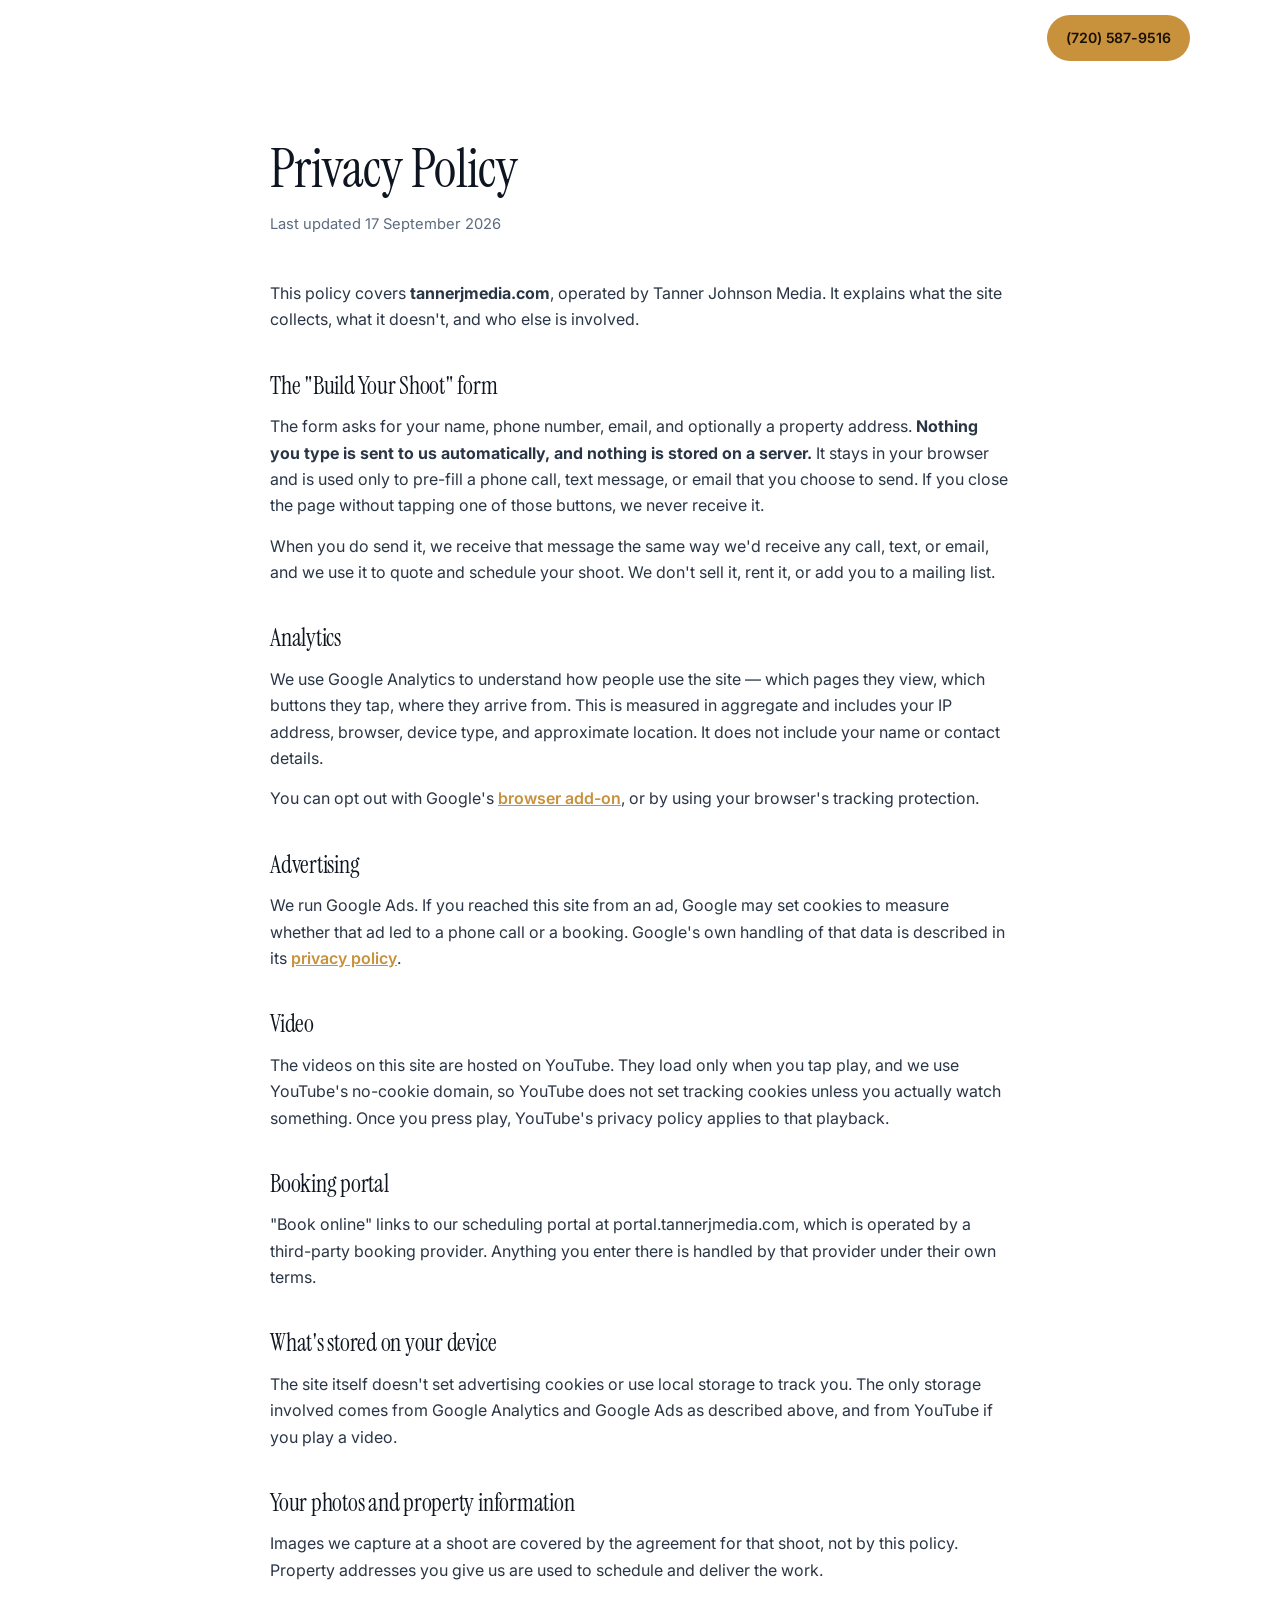
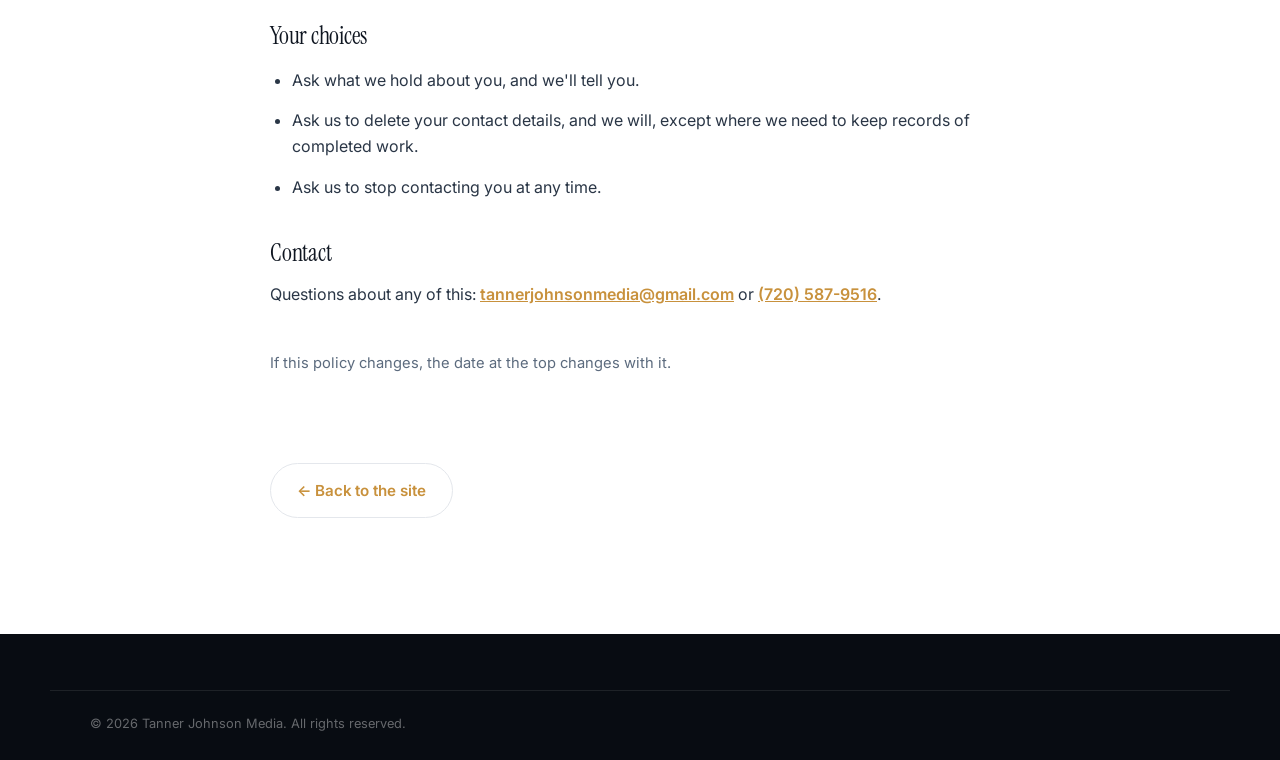
<file: privacy.html>
<!doctype html>
<html lang="en">
<head>
<meta charset="utf-8" />
<meta name="viewport" content="width=device-width, initial-scale=1" />
<title>Privacy Policy | Tanner Johnson Media</title>
<meta name="description" content="How Tanner Johnson Media handles information collected through this website." />
<meta name="robots" content="noindex, follow" />
<link rel="canonical" href="https://tannerjmedia.com/privacy.html" />
<link rel="icon" href="favicon.ico" sizes="any" />
<link rel="icon" href="favicon.svg" type="image/svg+xml" />
<link rel="icon" href="favicon-48.png" sizes="48x48" type="image/png" />
<link rel="icon" href="favicon-96.png" sizes="96x96" type="image/png" />
<link rel="icon" href="icon-192.png" sizes="192x192" type="image/png" />
<link rel="apple-touch-icon" href="apple-touch-icon.png" />
<link rel="manifest" href="site.webmanifest" />
<link rel="preconnect" href="https://fonts.googleapis.com" />
<link rel="preconnect" href="https://fonts.gstatic.com" crossorigin />
<link href="https://fonts.googleapis.com/css2?family=Instrument+Serif:ital@0;1&family=Inter:wght@400;500;600;700&display=swap" rel="stylesheet" />
<link rel="stylesheet" href="styles.css" />
<!-- Google Ads global site tag -->
<script async src="https://www.googletagmanager.com/gtag/js?id=AW-18094494567"></script>
<script>
  window.dataLayer = window.dataLayer || [];
  function gtag(){dataLayer.push(arguments);}
  gtag('js', new Date());
  gtag('config', 'AW-18094494567');
</script>
<!-- GA4: replace G-XXXXXXXXXX with your Measurement ID (Admin > Data streams).
     gtag.js is already loaded by the Ads tag above, so this only adds the config. -->
<script>
  window.GA4_ID = 'G-XXXXXXXXXX';
  if (window.GA4_ID.indexOf('XXXX') === -1) { gtag('config', window.GA4_ID); }
</script>
<style>
  .legal{ padding:140px 0 var(--sec-y); }
  .legal h1{ font-size:clamp(2.4rem,5vw,3.4rem); margin-bottom:14px; }
  .legal .updated{ color:var(--muted); font-size:.92rem; margin-bottom:44px; }
  .legal h2{ font-size:1.5rem; margin:40px 0 14px; }
  .legal p, .legal li{ color:var(--ink-3); font-size:1rem; margin-bottom:14px; }
  .legal ul{ padding-left:22px; }
  .legal a{ color:var(--gold); font-weight:600; }
  .legal .back{ display:inline-block; margin-top:44px; }
</style>
</head>
<body>

<header class="site-header is-stuck" id="siteHeader">
  <div class="wrap header-inner">
    <a class="brand" href="index.html">
      <svg class="brand-mark" viewBox="0 0 512 512" aria-hidden="true"><rect x="64" y="64" width="384" height="384" rx="26" fill="none" stroke="currentColor" stroke-width="34"/><path d="M168 136h64l88 240h-64z" fill="currentColor"/><path d="M262 136h46l88 240h-46z" fill="currentColor"/></svg>
      <span class="brand-text">Tanner&nbsp;Johnson<span class="brand-sub">Media</span></span>
    </a>
    <div class="header-cta" style="margin-left:auto">
      <a class="btn btn-primary btn-sm" href="tel:+17205879516" data-cta="privacy-header-call">(720) 587-9516</a>
    </div>
  </div>
</header>

<main class="legal">
  <div class="wrap wrap-narrow">
    <h1>Privacy Policy</h1>
    <p class="updated">Last updated 17 September 2026</p>

    <p>
      This policy covers <strong>tannerjmedia.com</strong>, operated by Tanner Johnson Media.
      It explains what the site collects, what it doesn't, and who else is involved.
    </p>

    <h2>The "Build Your Shoot" form</h2>
    <p>
      The form asks for your name, phone number, email, and optionally a property address.
      <strong>Nothing you type is sent to us automatically, and nothing is stored on a server.</strong>
      It stays in your browser and is used only to pre-fill a phone call, text message, or email
      that you choose to send. If you close the page without tapping one of those buttons, we never
      receive it.
    </p>
    <p>
      When you do send it, we receive that message the same way we'd receive any call, text, or
      email, and we use it to quote and schedule your shoot. We don't sell it, rent it, or add you
      to a mailing list.
    </p>

    <h2>Analytics</h2>
    <p>
      We use Google Analytics to understand how people use the site — which pages they view, which
      buttons they tap, where they arrive from. This is measured in aggregate and includes your IP
      address, browser, device type, and approximate location. It does not include your name or
      contact details.
    </p>
    <p>
      You can opt out with Google's
      <a href="https://tools.google.com/dlpage/gaoptout" target="_blank" rel="noopener noreferrer">browser add-on</a>,
      or by using your browser's tracking protection.
    </p>

    <h2>Advertising</h2>
    <p>
      We run Google Ads. If you reached this site from an ad, Google may set cookies to measure
      whether that ad led to a phone call or a booking. Google's own handling of that data is
      described in its
      <a href="https://policies.google.com/privacy" target="_blank" rel="noopener noreferrer">privacy policy</a>.
    </p>

    <h2>Video</h2>
    <p>
      The videos on this site are hosted on YouTube. They load only when you tap play, and we use
      YouTube's no-cookie domain, so YouTube does not set tracking cookies unless you actually
      watch something. Once you press play, YouTube's privacy policy applies to that playback.
    </p>

    <h2>Booking portal</h2>
    <p>
      "Book online" links to our scheduling portal at portal.tannerjmedia.com, which is operated by
      a third-party booking provider. Anything you enter there is handled by that provider under
      their own terms.
    </p>

    <h2>What's stored on your device</h2>
    <p>
      The site itself doesn't set advertising cookies or use local storage to track you. The only
      storage involved comes from Google Analytics and Google Ads as described above, and from
      YouTube if you play a video.
    </p>

    <h2>Your photos and property information</h2>
    <p>
      Images we capture at a shoot are covered by the agreement for that shoot, not by this policy.
      Property addresses you give us are used to schedule and deliver the work.
    </p>

    <h2>Your choices</h2>
    <ul>
      <li>Ask what we hold about you, and we'll tell you.</li>
      <li>Ask us to delete your contact details, and we will, except where we need to keep records of completed work.</li>
      <li>Ask us to stop contacting you at any time.</li>
    </ul>

    <h2>Contact</h2>
    <p>
      Questions about any of this: <a href="mailto:tannerjohnsonmedia@gmail.com">tannerjohnsonmedia@gmail.com</a>
      or <a href="tel:+17205879516">(720) 587-9516</a>.
    </p>

    <p class="updated" style="margin-top:44px">
      If this policy changes, the date at the top changes with it.
    </p>

    <a class="btn btn-outline back" href="index.html">&larr; Back to the site</a>
  </div>
</main>

<footer class="site-footer">
  <div class="wrap footer-legal">
    <p>&copy; <span id="year">2026</span> Tanner Johnson Media. All rights reserved.</p>
  </div>
</footer>
<script src="script.js"></script>
</body>
</html>
</file>
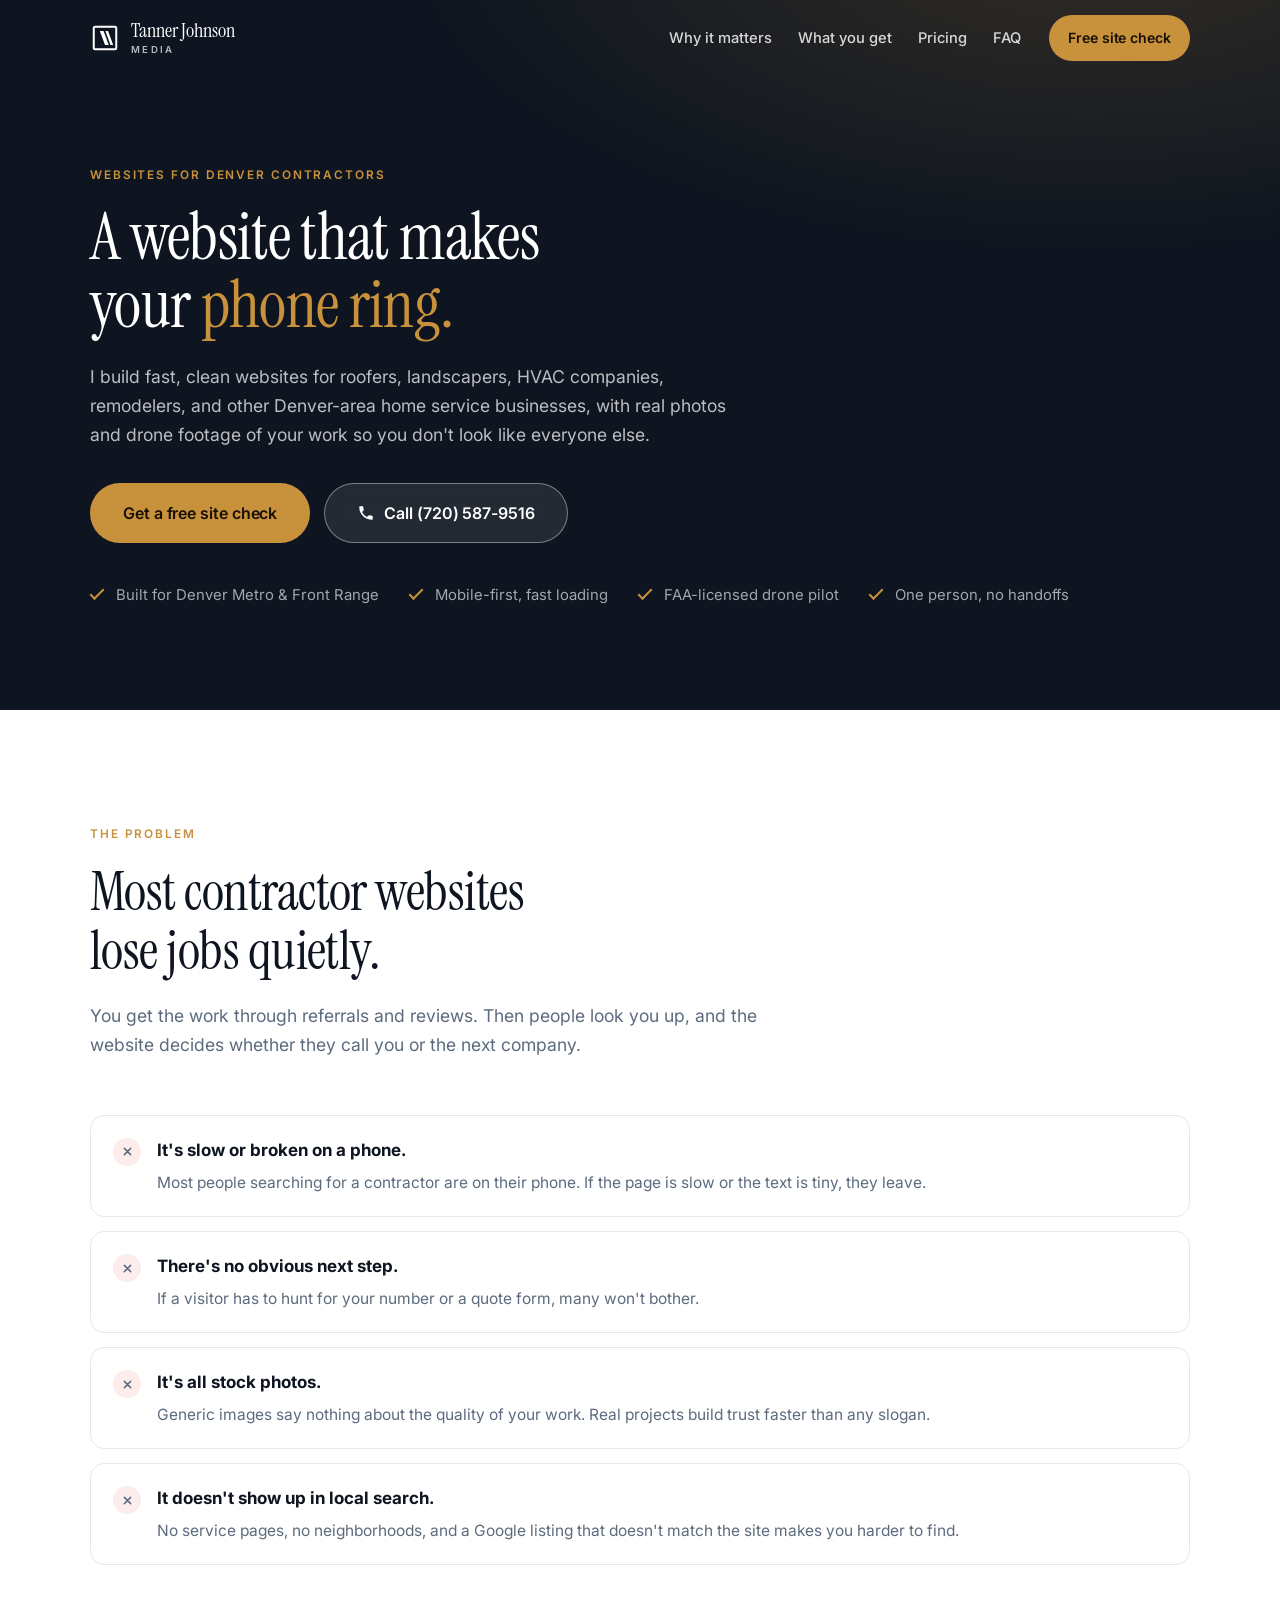
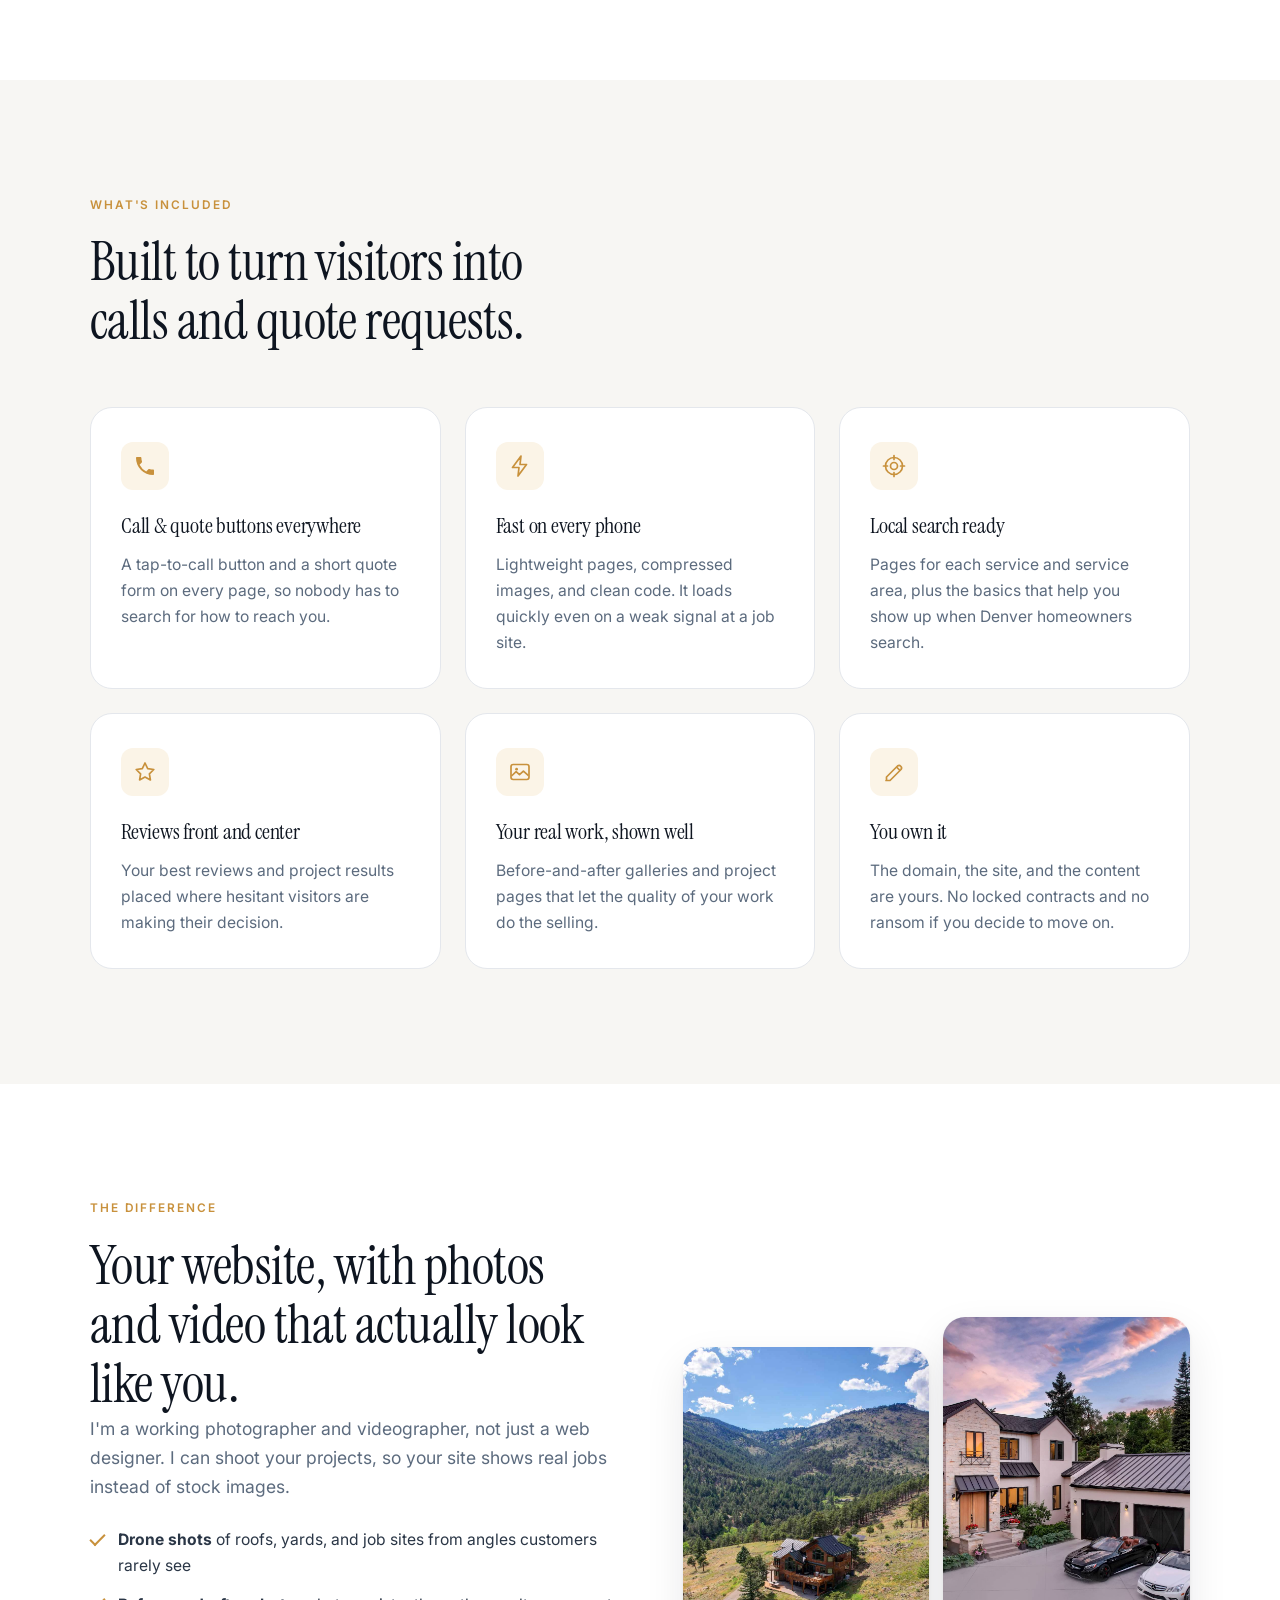
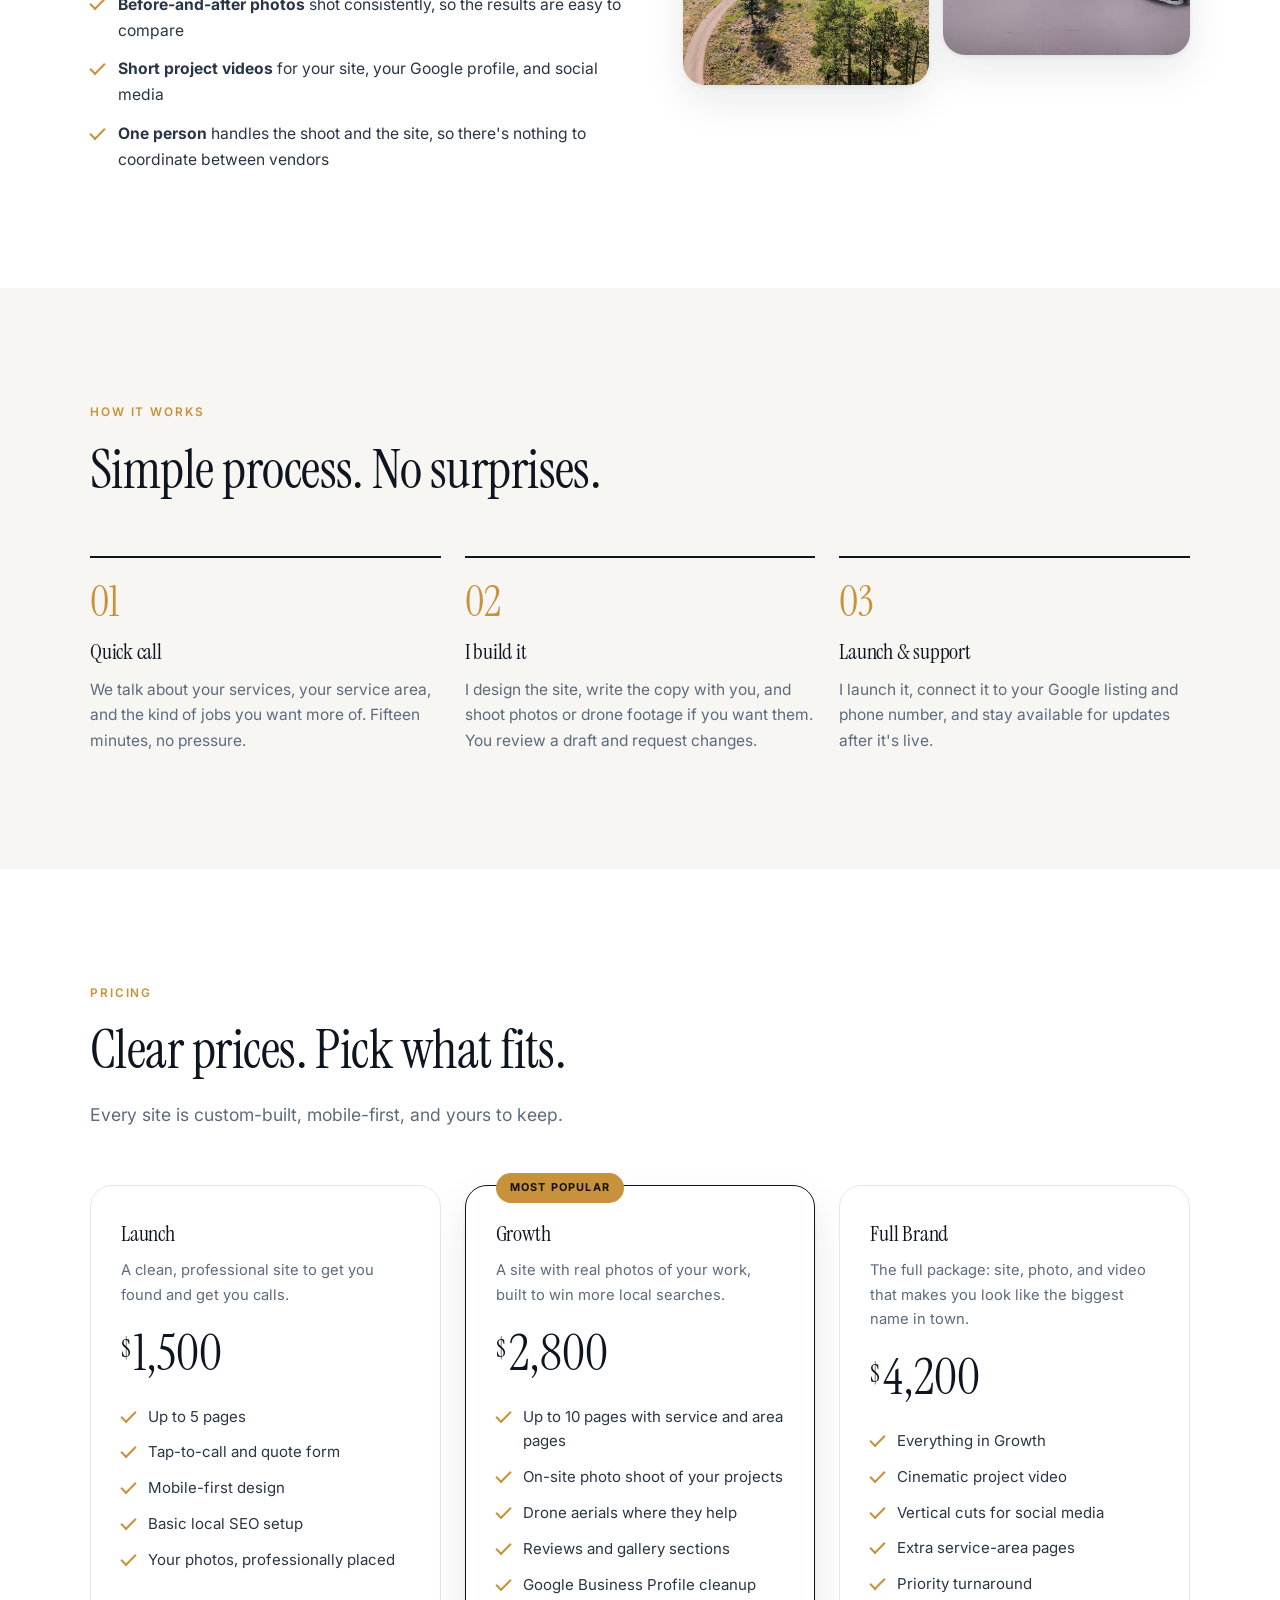
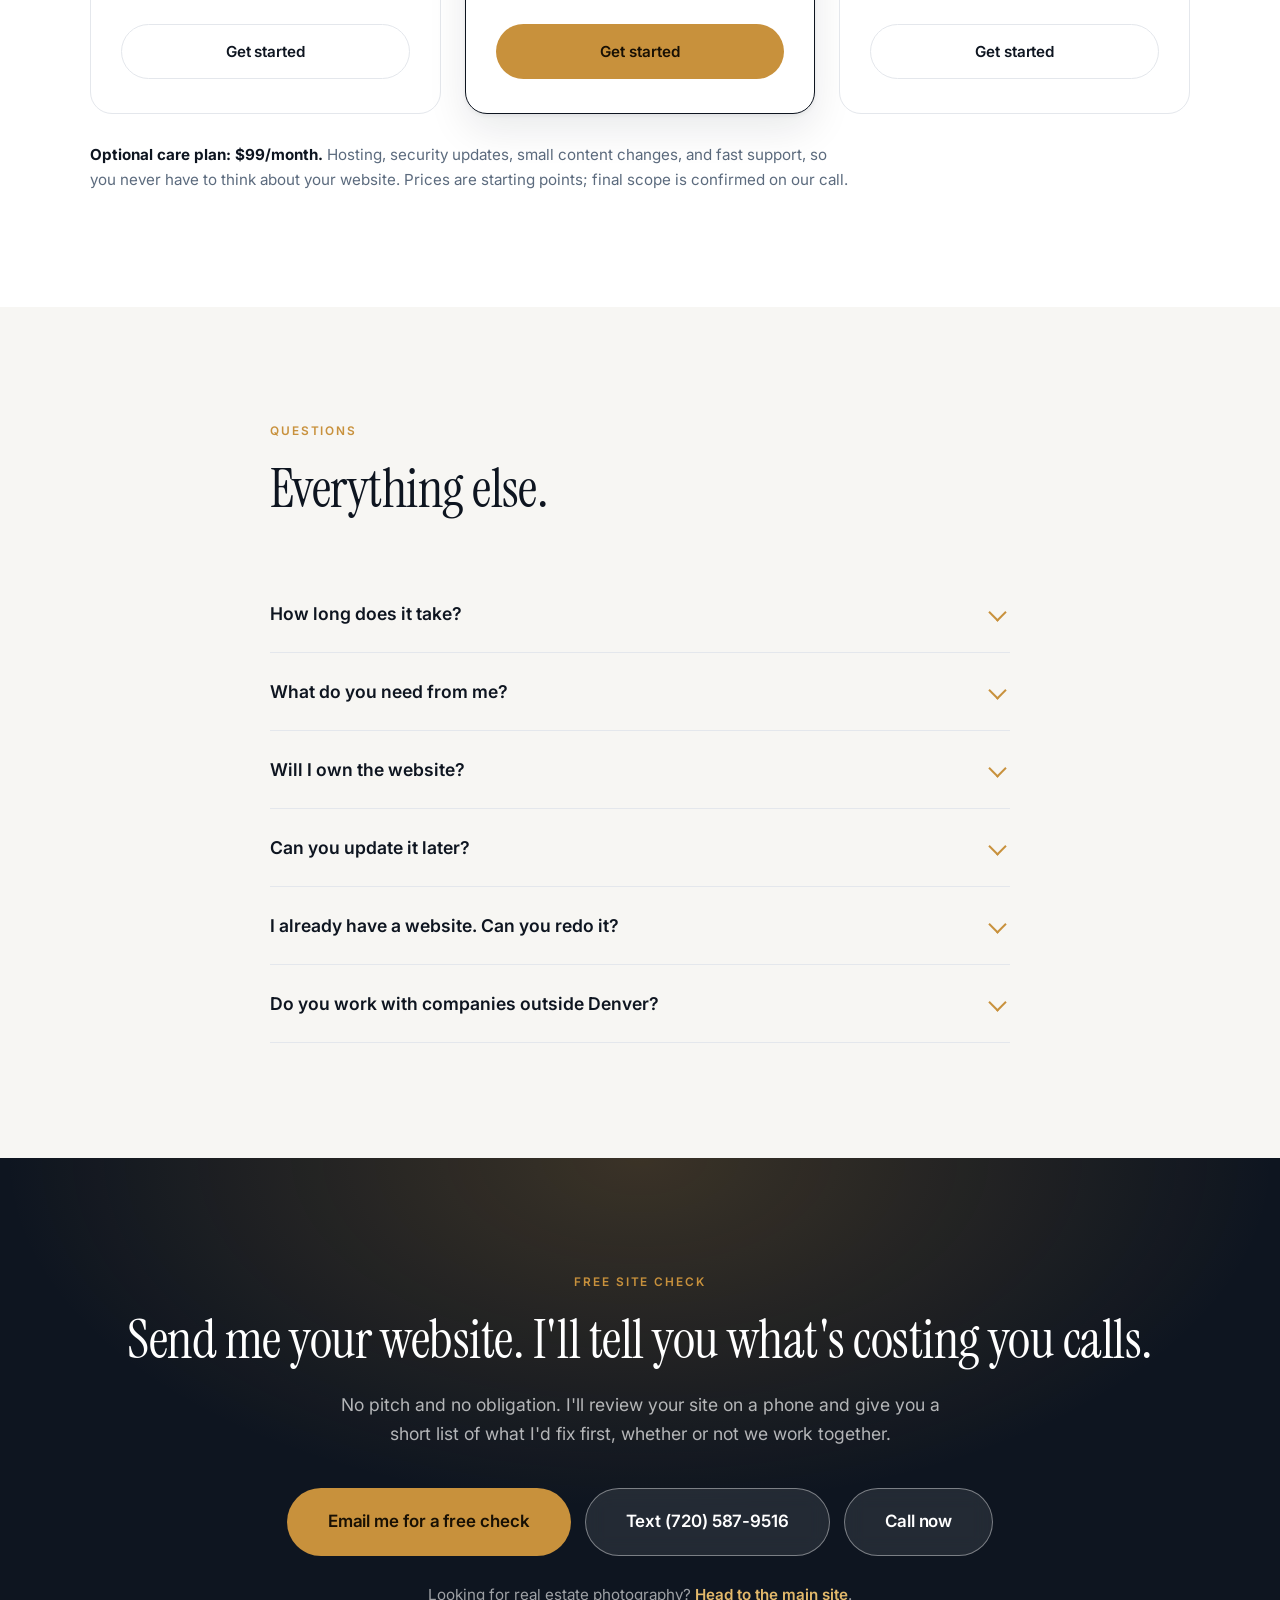
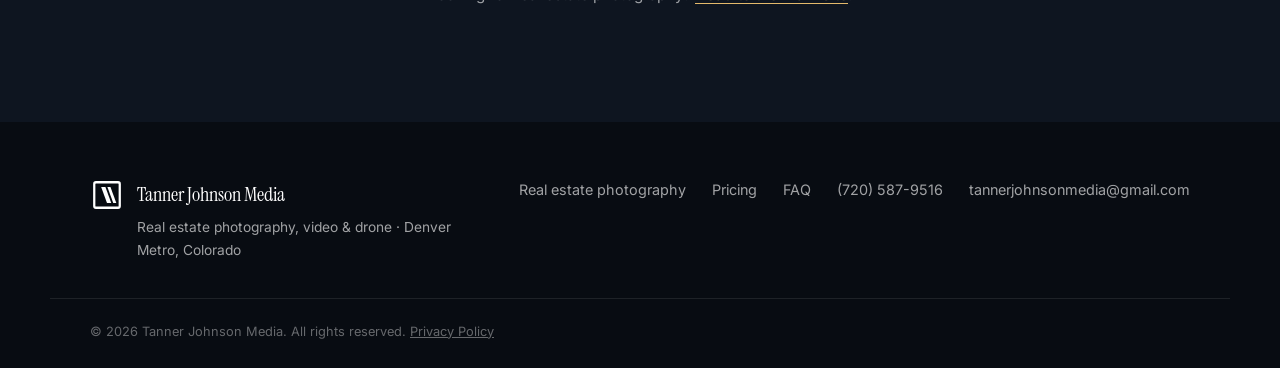
<file: websites-for-contractors.html>
<!doctype html>
<html lang="en">
<head>
<meta charset="utf-8" />
<meta name="viewport" content="width=device-width, initial-scale=1" />
<title>Websites for Denver Contractors | Tanner Johnson Media</title>
<meta name="description" content="Websites built to get Denver roofers, landscapers, HVAC and remodeling companies more calls. Real photos and drone video included. Free site check." />
<meta name="theme-color" content="#0E1520" />
<link rel="canonical" href="https://tannerjmedia.com/websites-for-contractors" />
<link rel="icon" href="favicon.ico" sizes="any" />
<link rel="icon" href="favicon.svg" type="image/svg+xml" />
<link rel="icon" href="favicon-48.png" sizes="48x48" type="image/png" />
<link rel="icon" href="favicon-96.png" sizes="96x96" type="image/png" />
<link rel="icon" href="icon-192.png" sizes="192x192" type="image/png" />
<link rel="apple-touch-icon" href="apple-touch-icon.png" />
<link rel="manifest" href="site.webmanifest" />

<meta property="og:type" content="website" />
<meta property="og:site_name" content="Tanner Johnson Media" />
<meta property="og:title" content="Websites for Denver Contractors | Tanner Johnson Media" />
<meta property="og:description" content="Websites built to get Denver contractors more calls. Real photos and drone video included." />
<meta property="og:url" content="https://tannerjmedia.com/websites-for-contractors" />
<meta property="og:image" content="https://tannerjmedia.com/assets/og-image.jpg" />
<meta name="twitter:card" content="summary_large_image" />

<link rel="preconnect" href="https://fonts.googleapis.com" />
<link rel="preconnect" href="https://fonts.gstatic.com" crossorigin />
<link href="https://fonts.googleapis.com/css2?family=Instrument+Serif:ital@0;1&family=Inter:wght@400;500;600;700&display=swap" rel="stylesheet" />
<link rel="stylesheet" href="styles.css" />
<!-- Google Ads global site tag -->
<script async src="https://www.googletagmanager.com/gtag/js?id=AW-18094494567"></script>
<script>
  window.dataLayer = window.dataLayer || [];
  function gtag(){dataLayer.push(arguments);}
  gtag('js', new Date());
  gtag('config', 'AW-18094494567');
</script>
<!-- GA4: replace G-XXXXXXXXXX with your Measurement ID (Admin > Data streams).
     gtag.js is already loaded by the Ads tag above, so this only adds the config. -->
<script>
  window.GA4_ID = 'G-XXXXXXXXXX';
  if (window.GA4_ID.indexOf('XXXX') === -1) { gtag('config', window.GA4_ID); }
</script>

<!-- Service schema for the contractor-website offering. The provider carries the
     same @id as the business node on the homepage, so both pages describe one
     business rather than two. No reviews or ratings — there are none to cite. -->
<script type="application/ld+json">
{
  "@context": "https://schema.org",
  "@type": "Service",
  "name": "Websites for Denver Contractors",
  "serviceType": "Website design and development for home service contractors",
  "description": "Custom, mobile-first websites for Denver-area roofers, landscapers, HVAC companies and remodelers, including on-site photography and drone video of their work.",
  "url": "https://tannerjmedia.com/websites-for-contractors",
  "provider": {
    "@type": "ProfessionalService",
    "@id": "https://tannerjmedia.com/#business",
    "name": "Tanner Johnson Media",
    "url": "https://tannerjmedia.com/",
    "telephone": "+1-720-587-9516",
    "email": "tannerjohnsonmedia@gmail.com"
  },
  "areaServed": {
    "@type": "AdministrativeArea",
    "name": "Denver Metro",
    "containedInPlace": {
      "@type": "State",
      "name": "Colorado",
      "containedInPlace": {
        "@type": "Country",
        "name": "US"
      }
    }
  },
  "offers": [
    { "@type": "Offer", "name": "Launch",     "price": "1500", "priceCurrency": "USD", "description": "Up to 5 pages, tap-to-call and quote form, mobile-first design, basic local SEO setup." },
    { "@type": "Offer", "name": "Growth",     "price": "2800", "priceCurrency": "USD", "description": "Up to 10 pages with service and area pages, on-site photo shoot, drone aerials, Google Business Profile cleanup." },
    { "@type": "Offer", "name": "Full Brand", "price": "4200", "priceCurrency": "USD", "description": "Everything in Growth plus cinematic project video, vertical social cuts and extra service-area pages." }
  ]
}
</script>
</head>
<body>

<header class="site-header" id="siteHeader">
  <div class="wrap header-inner">
    <a class="brand" href="index.html">
      <svg class="brand-mark" viewBox="0 0 512 512" aria-hidden="true"><rect x="64" y="64" width="384" height="384" rx="26" fill="none" stroke="currentColor" stroke-width="34"/><path d="M168 136h64l88 240h-64z" fill="currentColor"/><path d="M262 136h46l88 240h-46z" fill="currentColor"/></svg>
      <span class="brand-text">Tanner&nbsp;Johnson<span class="brand-sub">Media</span></span>
    </a>

    <nav class="nav" aria-label="Primary">
      <a href="#why">Why it matters</a>
      <a href="#edge">What you get</a>
      <a href="#pricing">Pricing</a>
      <a href="#faq">FAQ</a>
    </nav>

    <div class="header-cta">
      <a class="btn btn-primary btn-sm" href="#start" data-cta="contractors-header-check">Free site check</a>
    </div>

    <button class="nav-toggle" id="navToggle" aria-expanded="false" aria-controls="mobileNav" aria-label="Open menu">
      <span></span><span></span><span></span>
    </button>
  </div>

  <div class="mobile-nav" id="mobileNav" hidden>
    <a href="#why">Why it matters</a>
    <a href="#edge">What you get</a>
    <a href="#pricing">Pricing</a>
    <a href="#faq">FAQ</a>
    <a class="btn btn-primary" href="tel:+17205879516" data-cta="contractors-mobilenav-call">Call (720) 587-9516</a>
  </div>
</header>

<main class="contractors">

<!-- HERO -->
<div class="cx-hero">
  <div class="wrap cx-hero-inner">
    <p class="eyebrow">Websites for Denver contractors</p>
    <h1>A website that makes<br />your <em>phone ring.</em></h1>
    <p class="lede cx-hero-sub">I build fast, clean websites for roofers, landscapers, HVAC companies, remodelers, and other Denver-area home service businesses, with real photos and drone footage of your work so you don't look like everyone else.</p>
    <div class="cx-actions">
      <a class="btn btn-primary btn-lg" href="#start" data-cta="contractors-hero-check">Get a free site check</a>
      <a class="btn btn-glass btn-lg" href="tel:+17205879516" data-cta="contractors-hero-call">
        <svg class="ico" viewBox="0 0 24 24" aria-hidden="true"><path d="M6.6 10.8a15.1 15.1 0 0 0 6.6 6.6l2.2-2.2c.3-.3.7-.4 1-.2 1.1.4 2.4.6 3.6.6.6 0 1 .4 1 1V20c0 .6-.4 1-1 1A17 17 0 0 1 3 4c0-.6.4-1 1-1h3.4c.6 0 1 .4 1 1 0 1.3.2 2.5.6 3.6.1.4 0 .8-.2 1l-2.2 2.2Z"/></svg>
        Call (720) 587-9516
      </a>
    </div>
    <ul class="cx-trust">
      <li>Built for Denver Metro &amp; Front Range</li>
      <li>Mobile-first, fast loading</li>
      <li>FAA-licensed drone pilot</li>
      <li>One person, no handoffs</li>
    </ul>
  </div>
</div>

<!-- PROBLEM -->
<section class="section" id="why">
  <div class="wrap">
    <div class="section-head">
      <p class="eyebrow">The problem</p>
      <h2>Most contractor websites lose jobs quietly.</h2>
      <p class="lede">You get the work through referrals and reviews. Then people look you up, and the website decides whether they call you or the next company.</p>
    </div>

    <ul class="cx-problems">
      <li>
        <span class="cx-x" aria-hidden="true">
          <svg viewBox="0 0 24 24"><path d="M7 7l10 10M17 7L7 17" fill="none" stroke="currentColor" stroke-width="2.4" stroke-linecap="round"/></svg>
        </span>
        <div><b>It's slow or broken on a phone.</b><span>Most people searching for a contractor are on their phone. If the page is slow or the text is tiny, they leave.</span></div>
      </li>
      <li>
        <span class="cx-x" aria-hidden="true">
          <svg viewBox="0 0 24 24"><path d="M7 7l10 10M17 7L7 17" fill="none" stroke="currentColor" stroke-width="2.4" stroke-linecap="round"/></svg>
        </span>
        <div><b>There's no obvious next step.</b><span>If a visitor has to hunt for your number or a quote form, many won't bother.</span></div>
      </li>
      <li>
        <span class="cx-x" aria-hidden="true">
          <svg viewBox="0 0 24 24"><path d="M7 7l10 10M17 7L7 17" fill="none" stroke="currentColor" stroke-width="2.4" stroke-linecap="round"/></svg>
        </span>
        <div><b>It's all stock photos.</b><span>Generic images say nothing about the quality of your work. Real projects build trust faster than any slogan.</span></div>
      </li>
      <li>
        <span class="cx-x" aria-hidden="true">
          <svg viewBox="0 0 24 24"><path d="M7 7l10 10M17 7L7 17" fill="none" stroke="currentColor" stroke-width="2.4" stroke-linecap="round"/></svg>
        </span>
        <div><b>It doesn't show up in local search.</b><span>No service pages, no neighborhoods, and a Google listing that doesn't match the site makes you harder to find.</span></div>
      </li>
    </ul>
  </div>
</section>

<!-- WHAT YOU GET -->
<section class="section section-tint">
  <div class="wrap">
    <div class="section-head">
      <p class="eyebrow">What's included</p>
      <h2>Built to turn visitors into calls and quote requests.</h2>
    </div>

    <div class="grid-3">
      <article class="card">
        <div class="card-ico" aria-hidden="true">
          <svg viewBox="0 0 24 24"><path d="M6.6 10.8a15.1 15.1 0 0 0 6.6 6.6l2.2-2.2c.3-.3.7-.4 1-.2 1.1.4 2.4.6 3.6.6.6 0 1 .4 1 1V20c0 .6-.4 1-1 1A17 17 0 0 1 3 4c0-.6.4-1 1-1h3.4c.6 0 1 .4 1 1 0 1.3.2 2.5.6 3.6.1.4 0 .8-.2 1l-2.2 2.2Z" fill="currentColor"/></svg>
        </div>
        <h3>Call &amp; quote buttons everywhere</h3>
        <p>A tap-to-call button and a short quote form on every page, so nobody has to search for how to reach you.</p>
      </article>
      <article class="card">
        <div class="card-ico" aria-hidden="true">
          <svg viewBox="0 0 24 24"><path d="M13 2 4.5 13.5H11l-1 8.5 8.5-11.5H12l1-8.5Z" fill="none" stroke="currentColor" stroke-width="1.7" stroke-linejoin="round"/></svg>
        </div>
        <h3>Fast on every phone</h3>
        <p>Lightweight pages, compressed images, and clean code. It loads quickly even on a weak signal at a job site.</p>
      </article>
      <article class="card">
        <div class="card-ico" aria-hidden="true">
          <svg viewBox="0 0 24 24"><circle cx="12" cy="12" r="8.5" fill="none" stroke="currentColor" stroke-width="1.7"/><circle cx="12" cy="12" r="3.5" fill="none" stroke="currentColor" stroke-width="1.7"/><path d="M12 1.5v4M12 18.5v4M22.5 12h-4M5.5 12h-4" fill="none" stroke="currentColor" stroke-width="1.7" stroke-linecap="round"/></svg>
        </div>
        <h3>Local search ready</h3>
        <p>Pages for each service and service area, plus the basics that help you show up when Denver homeowners search.</p>
      </article>
      <article class="card">
        <div class="card-ico" aria-hidden="true">
          <svg viewBox="0 0 24 24"><path d="m12 3 2.7 5.6 6.1.9-4.4 4.3 1 6.1L12 17l-5.4 2.9 1-6.1L3.2 9.5l6.1-.9L12 3Z" fill="none" stroke="currentColor" stroke-width="1.7" stroke-linejoin="round"/></svg>
        </div>
        <h3>Reviews front and center</h3>
        <p>Your best reviews and project results placed where hesitant visitors are making their decision.</p>
      </article>
      <article class="card">
        <div class="card-ico" aria-hidden="true">
          <svg viewBox="0 0 24 24"><rect x="3" y="4.5" width="18" height="15" rx="2.2" fill="none" stroke="currentColor" stroke-width="1.7"/><path d="m3.5 16 4.6-4.4 3.4 3.1 3.9-3.6 5.1 4.6" fill="none" stroke="currentColor" stroke-width="1.7" stroke-linejoin="round"/><circle cx="8.6" cy="9.2" r="1.4" fill="currentColor"/></svg>
        </div>
        <h3>Your real work, shown well</h3>
        <p>Before-and-after galleries and project pages that let the quality of your work do the selling.</p>
      </article>
      <article class="card">
        <div class="card-ico" aria-hidden="true">
          <svg viewBox="0 0 24 24"><path d="M4 20.5h4L19 9.5a2.5 2.5 0 0 0-3.5-3.5L4.5 17v3.5Z" fill="none" stroke="currentColor" stroke-width="1.7" stroke-linejoin="round"/><path d="m14.5 7 3.5 3.5" fill="none" stroke="currentColor" stroke-width="1.7"/></svg>
        </div>
        <h3>You own it</h3>
        <p>The domain, the site, and the content are yours. No locked contracts and no ransom if you decide to move on.</p>
      </article>
    </div>
  </div>
</section>

<!-- EDGE -->
<section class="section" id="edge">
  <div class="wrap cx-edge">
    <div class="cx-edge-copy">
      <p class="eyebrow">The difference</p>
      <h2>Your website, with photos and video that actually look like you.</h2>
      <p class="lede">I'm a working photographer and videographer, not just a web designer. I can shoot your projects, so your site shows real jobs instead of stock images.</p>
      <ul class="cx-checks">
        <li><b>Drone shots</b> of roofs, yards, and job sites from angles customers rarely see</li>
        <li><b>Before-and-after photos</b> shot consistently, so the results are easy to compare</li>
        <li><b>Short project videos</b> for your site, your Google profile, and social media</li>
        <li><b>One person</b> handles the shoot and the site, so there's nothing to coordinate between vendors</li>
      </ul>
    </div>
    <div class="cx-photos">
      <img src="assets/aerial-foothills.jpg" width="2000" height="1334" loading="lazy" decoding="async"
           alt="Aerial drone view of a Colorado property against the foothills, the kind of overhead shot used on contractor project pages" />
      <img src="assets/twilight-front.jpg" width="2000" height="1333" loading="lazy" decoding="async"
           alt="Twilight exterior photograph of a Denver home with warm window light, showing finished exterior work at dusk" />
    </div>
  </div>
</section>

<!-- PROCESS -->
<section class="section section-tint">
  <div class="wrap">
    <div class="section-head">
      <p class="eyebrow">How it works</p>
      <h2>Simple process. No surprises.</h2>
    </div>

    <ol class="steps">
      <li class="step-item">
        <span class="step-num">01</span>
        <h3>Quick call</h3>
        <p>We talk about your services, your service area, and the kind of jobs you want more of. Fifteen minutes, no pressure.</p>
      </li>
      <li class="step-item">
        <span class="step-num">02</span>
        <h3>I build it</h3>
        <p>I design the site, write the copy with you, and shoot photos or drone footage if you want them. You review a draft and request changes.</p>
      </li>
      <li class="step-item">
        <span class="step-num">03</span>
        <h3>Launch &amp; support</h3>
        <p>I launch it, connect it to your Google listing and phone number, and stay available for updates after it's live.</p>
      </li>
    </ol>
  </div>
</section>

<!-- PRICING -->
<section class="section" id="pricing">
  <div class="wrap">
    <div class="section-head">
      <p class="eyebrow">Pricing</p>
      <h2>Clear prices. Pick what fits.</h2>
      <p class="lede">Every site is custom-built, mobile-first, and yours to keep.</p>
    </div>

    <div class="grid-3 price-grid">
      <article class="price-card">
        <h3>Launch</h3>
        <p class="price-for">A clean, professional site to get you found and get you calls.</p>
        <p class="price"><span class="cur">$</span>1,500</p>
        <ul class="ticks">
          <li>Up to 5 pages</li>
          <li>Tap-to-call and quote form</li>
          <li>Mobile-first design</li>
          <li>Basic local SEO setup</li>
          <li>Your photos, professionally placed</li>
        </ul>
        <a class="btn btn-outline btn-block" href="#start" data-cta="contractors-price-launch">Get started</a>
      </article>

      <article class="price-card is-featured">
        <span class="ribbon">Most popular</span>
        <h3>Growth</h3>
        <p class="price-for">A site with real photos of your work, built to win more local searches.</p>
        <p class="price"><span class="cur">$</span>2,800</p>
        <ul class="ticks">
          <li>Up to 10 pages with service and area pages</li>
          <li>On-site photo shoot of your projects</li>
          <li>Drone aerials where they help</li>
          <li>Reviews and gallery sections</li>
          <li>Google Business Profile cleanup</li>
        </ul>
        <a class="btn btn-primary btn-block" href="#start" data-cta="contractors-price-growth">Get started</a>
      </article>

      <article class="price-card">
        <h3>Full Brand</h3>
        <p class="price-for">The full package: site, photo, and video that makes you look like the biggest name in town.</p>
        <p class="price"><span class="cur">$</span>4,200</p>
        <ul class="ticks">
          <li>Everything in Growth</li>
          <li>Cinematic project video</li>
          <li>Vertical cuts for social media</li>
          <li>Extra service-area pages</li>
          <li>Priority turnaround</li>
        </ul>
        <a class="btn btn-outline btn-block" href="#start" data-cta="contractors-price-full">Get started</a>
      </article>
    </div>

    <p class="cx-note"><b>Optional care plan: $99/month.</b> Hosting, security updates, small content changes, and fast support, so you never have to think about your website. Prices are starting points; final scope is confirmed on our call.</p>
  </div>
</section>

<!-- FAQ -->
<section class="section section-tint" id="faq">
  <div class="wrap wrap-narrow">
    <div class="section-head">
      <p class="eyebrow">Questions</p>
      <h2>Everything else.</h2>
    </div>

    <div class="faq">
      <details><summary>How long does it take?</summary><p>Most sites launch within two to three weeks, depending on how quickly we can get the content and photos together. If you want a photo shoot, we'll schedule it around your jobs.</p></details>
      <details><summary>What do you need from me?</summary><p>A list of your services, the areas you cover, a logo if you have one, and any photos you already like. If you don't have photos, I can shoot them. I'll guide you through the rest on our call.</p></details>
      <details><summary>Will I own the website?</summary><p>Yes. The domain, design, and content belong to you. I'll hand over everything if you ever want to move it elsewhere.</p></details>
      <details><summary>Can you update it later?</summary><p>Yes. The optional care plan covers hosting and small updates. Larger changes can be quoted separately.</p></details>
      <details><summary>I already have a website. Can you redo it?</summary><p>Yes. Send me the link for a free site check. I'll show you what's working, what isn't, and whether a rebuild or a few fixes would do more for you.</p></details>
      <details><summary>Do you work with companies outside Denver?</summary><p>I focus on the Denver Metro and Front Range because I can shoot your projects in person, but I'm happy to talk if you're nearby.</p></details>
    </div>
  </div>
</section>

<!-- CTA -->
<section class="final-cta" id="start">
  <div class="wrap">
    <p class="eyebrow">Free site check</p>
    <h2>Send me your website. I'll tell you what's costing you calls.</h2>
    <p class="final-sub">No pitch and no obligation. I'll review your site on a phone and give you a short list of what I'd fix first, whether or not we work together.</p>

    <div class="final-actions">
      <a class="btn btn-primary btn-xl" data-cta="contractors-cta-email" href="mailto:tannerjohnsonmedia@gmail.com?subject=Free%20website%20check&amp;body=Business%20name%3A%0AWebsite%20(if%20any)%3A%0AWhat%20you%20do%3A%0AService%20area%3A">Email me for a free check</a>
      <a class="btn btn-glass btn-xl" data-cta="contractors-cta-text" href="sms:+17205879516?&amp;body=Hi%20Tanner%20%E2%80%94%20I%27d%20like%20a%20free%20website%20check.">Text (720) 587-9516</a>
      <a class="btn btn-glass btn-xl" data-cta="contractors-cta-call" href="tel:+17205879516">Call now</a>
    </div>

    <p class="final-alt">Looking for real estate photography? <a href="index.html">Head to the main site</a>.</p>
  </div>
</section>

</main>

<footer class="site-footer">
  <div class="wrap footer-inner">
    <div class="footer-brand">
      <svg class="brand-mark" viewBox="0 0 512 512" aria-hidden="true"><rect x="64" y="64" width="384" height="384" rx="26" fill="none" stroke="currentColor" stroke-width="34"/><path d="M168 136h64l88 240h-64z" fill="currentColor"/><path d="M262 136h46l88 240h-46z" fill="currentColor"/></svg>
      <div>
        <p class="footer-name">Tanner Johnson Media</p>
        <p class="footer-tag">Real estate photography, video &amp; drone · Denver Metro, Colorado</p>
      </div>
    </div>

    <nav class="footer-links" aria-label="Footer">
      <a href="index.html">Real estate photography</a>
      <a href="#pricing">Pricing</a>
      <a href="#faq">FAQ</a>
      <a href="tel:+17205879516" data-cta="contractors-footer-call">(720) 587-9516</a>
      <a data-cta="contractors-footer-email" href="mailto:tannerjohnsonmedia@gmail.com">tannerjohnsonmedia@gmail.com</a>
    </nav>
  </div>
  <div class="wrap footer-legal">
    <p>&copy; <span id="year">2026</span> Tanner Johnson Media. All rights reserved. <a href="privacy.html">Privacy Policy</a></p>
  </div>
</footer>

<div class="mobile-bar" id="mobileBar">
  <a class="btn btn-dark" href="#start" data-cta="contractors-bar-check">Free site check</a>
  <a class="btn btn-primary" href="tel:+17205879516" data-cta="contractors-bar-call">
    <svg class="ico" viewBox="0 0 24 24" aria-hidden="true"><path d="M6.6 10.8a15.1 15.1 0 0 0 6.6 6.6l2.2-2.2c.3-.3.7-.4 1-.2 1.1.4 2.4.6 3.6.6.6 0 1 .4 1 1V20c0 .6-.4 1-1 1A17 17 0 0 1 3 4c0-.6.4-1 1-1h3.4c.6 0 1 .4 1 1 0 1.3.2 2.5.6 3.6.1.4 0 .8-.2 1l-2.2 2.2Z"/></svg>
    Call now
  </a>
</div>

<script src="script.js"></script>
</body>
</html>
</file>
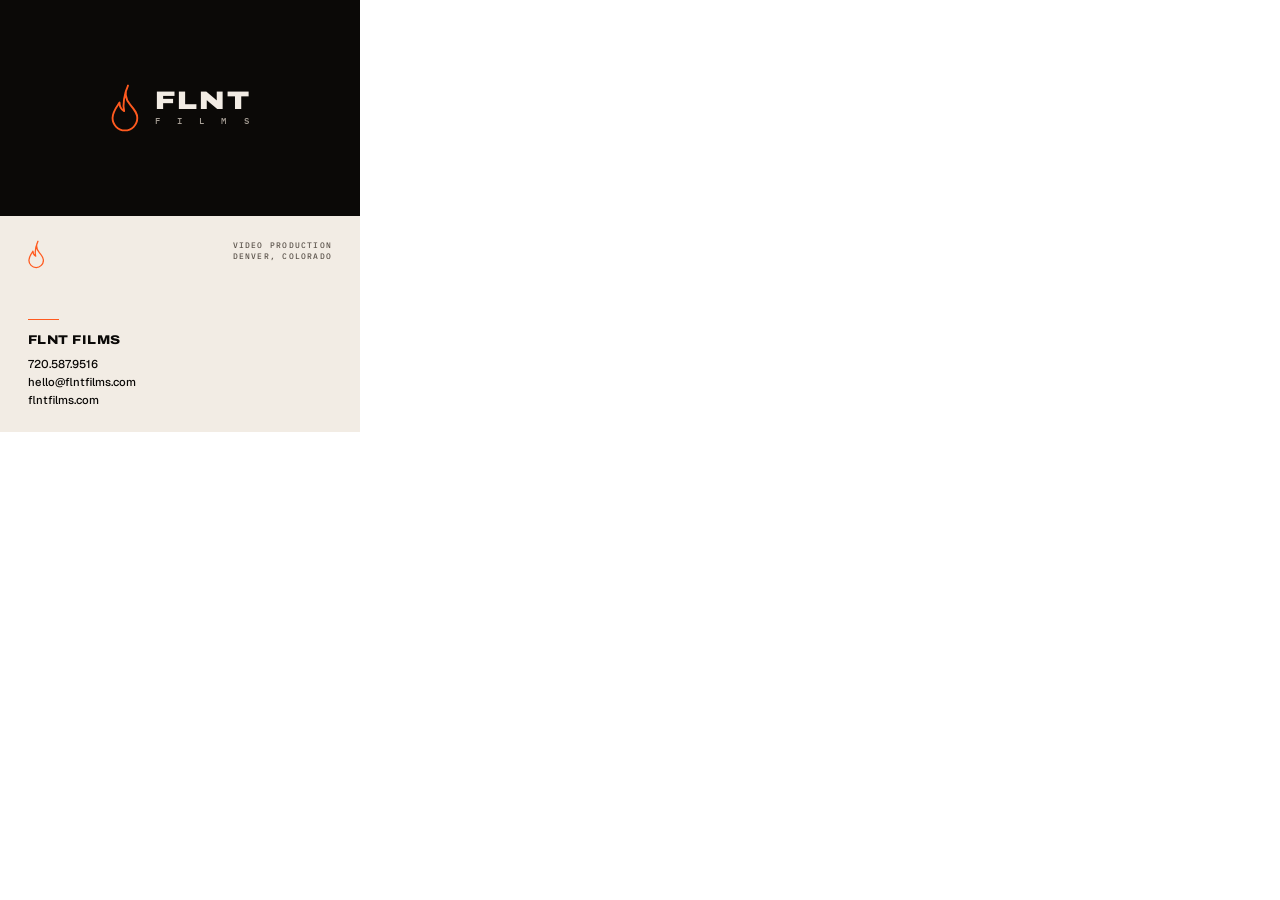
<file: business-cards/card.html>
<!doctype html>
<html lang="en">
<head>
<meta charset="utf-8" />
<title>FLNT Films business card</title>
<!--
  Source for the FLNT Films business card. Rendered to PDF with Chromium (see README.md).
  Page = US business card 3.5 x 2 in + 0.125 in bleed on every side = 3.75 x 2.25 in.
  Trim line is 0.125 in in from the page edge; all type stays at least 0.125 in inside the trim.
-->
<link href="https://fonts.googleapis.com/css2?family=Archivo:wdth,wght@100..125,400..900&family=Geist:wght@400;500;600&family=IBM+Plex+Mono:wght@400;500&display=block" rel="stylesheet" />
<style>
  :root {
    --bg: #0b0907;
    --text: #f2ece4;
    --muted: #a69e95;
    --ember: #ff5a1f;
    --paper: #f2ece4;
    --ink: #0b0907;
    --ink-muted: #5c544c;

    --bleed: 0.125in;
    --safe: 0.25in;          /* bleed + 0.125 in safety margin inside the trim */

    --font-display: "Archivo", "Arial Black", sans-serif;
    --font-body: "Geist", "Helvetica Neue", Arial, sans-serif;
    --font-mono: "IBM Plex Mono", ui-monospace, monospace;
  }
  @page { size: 3.75in 2.25in; margin: 0; }
  * { box-sizing: border-box; }
  html, body { margin: 0; padding: 0; }
  body { -webkit-print-color-adjust: exact; print-color-adjust: exact; }

  .card {
    position: relative;
    width: 3.75in; height: 2.25in;
    overflow: hidden;
    page-break-after: always; break-after: page;
  }
  .card:last-child { page-break-after: auto; break-after: auto; }

  .flame { fill: none; stroke: var(--ember); stroke-linecap: round; stroke-linejoin: round; }

  /* ---------- Front: the lockup, centred ---------- */
  .front { background: var(--bg); color: var(--text); display: grid; place-items: center; }
  .lockup-row { display: flex; align-items: center; gap: 0.16in; }
  .lockup-row .flame { width: 0.29in; height: 0.5in; stroke-width: 2.4; }
  .lockup { display: inline-grid; gap: 0.055in; }
  .lockup-flnt {
    font: 900 19pt/0.8 var(--font-display);
    font-stretch: 125%;
    letter-spacing: 0.08em;
    margin-right: -0.08em;
  }
  .lockup-films {
    display: flex; justify-content: space-between;
    font: 500 7pt/1 var(--font-mono);
    color: var(--muted);
  }

  /* ---------- Back: contact details on paper ---------- */
  .back {
    background: var(--paper); color: var(--ink);
    display: grid; grid-template-rows: auto 1fr auto;
    padding: var(--safe) calc(var(--safe) + 0.04in);
  }
  .back-top { display: flex; justify-content: space-between; align-items: flex-start; }
  .back-top .flame { width: 0.17in; height: 0.3in; stroke-width: 2.8; }
  .label {
    font: 500 5.75pt/1.4 var(--font-mono);
    letter-spacing: 0.16em; text-transform: uppercase;
    color: var(--ink-muted);
    text-align: right;
  }
  .contact { display: grid; gap: 0.05in; font: 500 8.5pt/1.2 var(--font-body); letter-spacing: 0; }
  .contact .name { font: 800 9.5pt/1 var(--font-display); font-stretch: 115%; text-transform: uppercase; letter-spacing: 0.04em; margin-bottom: 0.06in; }
  .rule { width: 0.32in; height: 1.5px; background: var(--ember); margin-bottom: 0.1in; }
</style>
</head>
<body>

  <!-- Page 1: front -->
  <section class="card front" aria-label="Front">
    <div class="lockup-row">
      <svg class="flame" viewBox="6 1 36 62" aria-hidden="true">
        <path d="M28 3c-5 9-3 18 3 25c6 7 9 11 9 17a16 16 0 0 1-32 0c0-8 5-14 9-20c0 5 2 9 6 11c-2-8 0-22 5-33z" />
      </svg>
      <span class="lockup">
        <span class="lockup-flnt">FLNT</span>
        <span class="lockup-films"><span>F</span><span>I</span><span>L</span><span>M</span><span>S</span></span>
      </span>
    </div>
  </section>

  <!-- Page 2: back -->
  <section class="card back" aria-label="Back">
    <div class="back-top">
      <svg class="flame" viewBox="6 1 36 62" aria-hidden="true">
        <path d="M28 3c-5 9-3 18 3 25c6 7 9 11 9 17a16 16 0 0 1-32 0c0-8 5-14 9-20c0 5 2 9 6 11c-2-8 0-22 5-33z" />
      </svg>
      <p class="label" style="margin:0">Video production<br />Denver, Colorado</p>
    </div>
    <div></div>
    <div class="contact">
      <span class="rule"></span>
      <span class="name">FLNT Films</span>
      <span>720.587.9516</span>
      <span>hello@flntfilms.com</span>
      <span>flntfilms.com</span>
    </div>
  </section>

</body>
</html>
</file>
<file: flnt/styles.css>
/* FLNT Films: restaurant video, Denver, Colorado.
   Design tokens are defined once in :root; everything else reads from them. */

/* =========================================================
   Design tokens: defined once, used everywhere below
   ========================================================= */
:root {
  /* Color */
  --bg: #0b0907;            /* warm black */
  --bg-raised: #13100d;     /* frames, featured package */
  --text: #f2ece4;          /* warm off-white */
  --muted: #a69e95;         /* body copy, 7.5:1 on --bg */
  --subtle: #8a837b;        /* labels, 5.3:1 on --bg */
  --line: #2a241f;          /* hairlines */
  --line-strong: #463d35;   /* secondary borders */
  --ember: #ff5a1f;         /* accent: flame, primary buttons, prices, hovers */
  --ember-hot: #ff7743;     /* primary button hover */
  --ember-deep: #b33a0a;    /* ember text on the light section, 5:1 on --paper */
  --paper: #f2ece4;         /* the one light section (monthly plans) */
  --ink: #0b0907;           /* text on paper */
  --ink-muted: #5c544c;     /* muted text on paper, 6.4:1 */

  /* Type */
  --font-display: "Archivo", "Arial Black", "Helvetica Neue", sans-serif;
  --font-body: "Instrument Sans", "Helvetica Neue", Arial, sans-serif;
  --font-mono: "IBM Plex Mono", ui-monospace, "SFMono-Regular", Menlo, monospace;

  --text-h1: clamp(2rem, 7vw, 6.5rem);
  --text-h2: clamp(2.1rem, 5.4vw, 5rem);
  --text-h3: clamp(1.1rem, 1.6vw, 1.375rem);
  --text-price: clamp(2.4rem, 4vw, 3.5rem);
  --text-lede: clamp(1.0625rem, 1.25vw, 1.25rem);
  --text-body: 1.0625rem;
  --text-label: 0.75rem;

  /* Space */
  --gutter: clamp(20px, 5vw, 64px);
  --max: 1240px;
  --section: clamp(96px, 11vw, 160px);
  --grid-gap: clamp(16px, 2.2vw, 32px);

  /* Motion */
  --ease-out: cubic-bezier(0.2, 0.7, 0.2, 1);

  color-scheme: dark;
}

/* =========================================================
   Base
   ========================================================= */
*, *::before, *::after { box-sizing: border-box; }
html { -webkit-text-size-adjust: 100%; }
@media (prefers-reduced-motion: no-preference) { html { scroll-behavior: smooth; } }
body {
  margin: 0;
  background: var(--bg);
  color: var(--text);
  font: 400 var(--text-body)/1.6 var(--font-body);
  -webkit-font-smoothing: antialiased;
  overflow-x: clip;
}
h1, h2, h3, p, ul, ol, figure, fieldset, legend { margin: 0; }
ul, ol { padding: 0; list-style: none; }
fieldset { border: 0; padding: 0; min-width: 0; }
[hidden] { display: none !important; }
.sr-only { position: absolute; width: 1px; height: 1px; overflow: hidden; clip: rect(0 0 0 0); white-space: nowrap; }
a { color: inherit; }
button { font: inherit; color: inherit; }
::selection { background: var(--ember); color: var(--bg); }
:focus-visible { outline: 2px solid var(--ember); outline-offset: 4px; }

/* Very faint film grain over everything (decorative) */
.grain {
  position: fixed; inset: 0; z-index: 90; pointer-events: none;
  opacity: 0.05;
  background-image: url("data:image/svg+xml,%3Csvg xmlns='http://www.w3.org/2000/svg' width='160' height='160'%3E%3Cfilter id='n'%3E%3CfeTurbulence type='fractalNoise' baseFrequency='.9' numOctaves='2' stitchTiles='stitch'/%3E%3CfeColorMatrix values='0 0 0 0 1 0 0 0 0 1 0 0 0 0 1 0 0 0 1 0'/%3E%3C/filter%3E%3Crect width='100%25' height='100%25' filter='url(%23n)'/%3E%3C/svg%3E");
}

.wrap { max-width: var(--max); margin: 0 auto; padding-inline: var(--gutter); }

.skip-link {
  position: absolute; left: var(--gutter); top: -100px; z-index: 200;
  background: var(--text); color: var(--bg); padding: 10px 14px;
  font: 500 0.875rem var(--font-body); text-decoration: none;
}
.skip-link:focus { top: 12px; }

/* Small mono labels */
.label {
  font: 500 var(--text-label)/1.4 var(--font-mono);
  letter-spacing: 0.16em;
  text-transform: uppercase;
  color: var(--subtle);
}

/* Display headings: the wordmark face, wide and heavy */
.display {
  font-family: var(--font-display);
  font-weight: 800;
  font-stretch: 115%;
  text-transform: uppercase;
  line-height: 0.95;
  letter-spacing: -0.005em;
  text-wrap: balance;
}
/* Outline lettering, echoing the stroke-only flame */
.outline { color: var(--ember); }
@supports (-webkit-text-stroke: 1px) {
  .outline { color: transparent; -webkit-text-stroke: max(1.25px, 0.022em) var(--ember); }
}

/* =========================================================
   Motion. Every rule here is scoped to html.fx, which the inline script in
   <head> adds only when motion is allowed (no prefers-reduced-motion) and
   which is removed again after 4s if main.js never runs. Without .fx the
   page is static and fully visible.
   ========================================================= */

/* Generic scroll reveal */
html.fx .reveal { opacity: 0; transform: translateY(28px); transition: opacity 0.8s ease, transform 0.9s var(--ease-out); }
html.fx .reveal.is-in { opacity: 1; transform: none; }

/* Section heads: the label, then the heading rises through a slot, then the intro line */
html.fx .section-head.reveal { opacity: 1; transform: none; }
html.fx .section-head > * { transition: opacity 0.7s ease, transform 0.9s var(--ease-out), clip-path 0.9s var(--ease-out); }
html.fx .section-head > h2 { clip-path: inset(-0.2em -0.2em -0.3em -0.2em); transition-delay: 0.08s; }
html.fx .section-head > .section-intro { transition-delay: 0.22s; }
html.fx .section-head:not(.is-in) > .label { opacity: 0; transform: translateX(-12px); }
html.fx .section-head:not(.is-in) > h2 { clip-path: inset(100% -0.2em -0.3em -0.2em); transform: translateY(0.35em); }
html.fx .section-head:not(.is-in) > .section-intro { opacity: 0; transform: translateY(14px); }

/* Lists that arrive one item after another (--i is set per child by main.js) */
html.fx [data-stagger].reveal { opacity: 1; transform: none; }
html.fx [data-stagger] > * { transition: opacity 0.7s ease, transform 0.85s var(--ease-out); transition-delay: calc(var(--i, 0) * 90ms); }
html.fx [data-stagger]:not(.is-in) > * { opacity: 0; transform: translateY(24px); }

/* Monthly menu: the dotted leaders draw across; the featured package's ember bar draws in */
html.fx .menu .dots { transform-origin: left center; transition: transform 1s var(--ease-out); transition-delay: calc(var(--i, 0) * 90ms + 0.3s); }
html.fx .menu:not(.is-in) .dots { transform: translateY(-0.3em) scaleX(0); }
html.fx .package.is-featured::before { transform-origin: left center; transition: transform 0.9s var(--ease-out) 0.45s; }
html.fx .packages:not(.is-in) .package.is-featured::before { transform: scaleX(0); }

/* Hero entrance (main.js adds .hero-in as the intro fades, or straight away without it):
   headline words rise from below their line, the copy settles in, the flame ignites upward */
.wd { display: inline-block; overflow: hidden; vertical-align: top; padding: 0.08em 0.06em 0.16em; margin: -0.08em -0.06em -0.16em; }
.wd-in { display: inline-block; }
html.fx .wd-in { transition: transform 1s var(--ease-out); transition-delay: calc(var(--i, 0) * 70ms + 0.1s); }
html.fx:not(.hero-in) .wd-in { transform: translateY(115%); }
html.fx:not(.hero-in) .hero h1 { opacity: 0; }
html.fx .hero .label, html.fx .hero .lede, html.fx .hero .actions { transition: opacity 0.9s ease, transform 1s var(--ease-out); }
html.fx .hero .lede { transition-delay: 0.45s; }
html.fx .hero .actions { transition-delay: 0.6s; }
html.fx:not(.hero-in) .hero .label { opacity: 0; transform: translateY(10px); }
html.fx:not(.hero-in) .hero .lede, html.fx:not(.hero-in) .hero .actions { opacity: 0; transform: translateY(18px); }
html.fx .hero-flame { clip-path: inset(-10% -25% -10% -25%); transition: clip-path 1.8s var(--ease-out) 0.15s; }
html.fx:not(.hero-in) .hero-flame { clip-path: inset(100% -25% -10% -25%); }
html.fx .hero-glow { transition: filter 1.6s ease 0.3s; }
html.fx:not(.hero-in) .hero-glow { filter: opacity(0); }

/* Showreel: pushes in as it arrives, then pins and opens to the full width of the screen
   (main.js sets --fh, --reel-s and --reel-p) */
html.fx .reel-stage::after { content: ""; display: block; height: 70vh; }   /* room to hold the reel while it opens */
html.fx .reel-pin { position: sticky; top: max(16px, calc(50svh - var(--fh, 0px) / 2)); }
html.fx .reel-frame {
  transform: scale(var(--reel-s, 0.94)); transform-origin: center center;
  border-color: rgba(42, 36, 31, calc(1 - var(--reel-p, 0)));
}
html.fx .reel-caption { opacity: calc(1 - var(--reel-p, 0) * 3); }

/* Outline words ignite: an ember fill burns across them as you scroll past
   (main.js sets --fill from 0% to 115% on each .outline) */
html.fx .hero .outline .wd-in,
html.fx .monthly .outline,
html.fx .contact .outline,
html.fx .foot-mark span {
  background-image: linear-gradient(90deg,
    var(--burn, var(--ember)) 0,
    var(--burn, var(--ember)) calc(var(--fill, 0%) - 8%),
    #ffc08a calc(var(--fill, 0%) - 1.5%),
    transparent var(--fill, 0%));
  -webkit-background-clip: text; background-clip: text;
}
html.fx .monthly .outline { --burn: var(--ember-deep); }

/* Monthly: the light panel opens from an inset card to full width (main.js sets --mp) */
.monthly { --mx-max: min(7vw, 120px); }
html.fx .monthly {
  clip-path: inset(calc((1 - var(--mp, 0)) * 3%) calc((1 - var(--mp, 0)) * var(--mx-max)) round calc((1 - var(--mp, 0)) * 28px));
}

/* Closing wordmark: letters rise in turn, then ignite (main.js sets --rise and --fill per letter) */
html.fx .foot-mark span { transform: translateY(calc((1 - var(--rise, 0)) * 105%)); }

/* Counting prices keep a fixed width so nothing shifts */
.count { display: inline-block; font-variant-numeric: tabular-nums; }

/* =========================================================
   Flame mark and wordmark lockup
   ========================================================= */
.flame { fill: none; stroke: var(--ember); stroke-linecap: round; stroke-linejoin: round; }

.lockup { display: inline-grid; gap: 4px; }
.lockup-flnt {
  font: 900 1.25rem/0.8 var(--font-display);
  font-stretch: 125%;
  letter-spacing: 0.08em;
  margin-right: -0.08em;     /* trailing tracking would push FILMS off-centre */
}
.lockup-films {
  display: flex; justify-content: space-between;
  font: 500 0.5625rem/1 var(--font-mono);
  color: var(--muted);
}

/* =========================================================
   Buttons and links
   ========================================================= */
.btn {
  display: inline-flex; align-items: center; justify-content: center; gap: 10px;
  min-height: 52px; padding: 0 26px;
  font: 600 0.9375rem/1 var(--font-body); letter-spacing: 0.01em;
  text-decoration: none; cursor: pointer;
  border: 1px solid transparent; border-radius: 0;
  transition: background-color 0.2s ease, border-color 0.2s ease, color 0.2s ease;
}
.btn-primary { background: var(--ember); color: var(--bg); }
.btn-primary:hover { background: var(--ember-hot); }
.btn-secondary { background: transparent; color: var(--text); border-color: var(--line-strong); }
.btn-secondary:hover { border-color: var(--ember); color: var(--ember); }
.btn-small { min-height: 40px; padding: 0 16px; font-size: 0.875rem; }

.text-link {
  font: 500 0.9375rem var(--font-body);
  text-decoration: underline; text-decoration-color: var(--line-strong);
  text-underline-offset: 6px; text-decoration-thickness: 1px;
  transition: color 0.2s ease, text-decoration-color 0.2s ease;
}
.text-link:hover { color: var(--ember); text-decoration-color: var(--ember); }

.actions { display: flex; flex-wrap: wrap; align-items: center; gap: 16px 28px; margin-top: clamp(32px, 3.6vw, 48px); }

/* =========================================================
   Header
   ========================================================= */
.site-header {
  position: sticky; top: 0; z-index: 20;
  transition: transform 0.45s var(--ease-out), background-color 0.3s ease, box-shadow 0.3s ease;
}
.site-header.is-scrolled {
  background: rgba(11, 9, 7, 0.82);
  -webkit-backdrop-filter: blur(12px); backdrop-filter: blur(12px);
  box-shadow: 0 1px 0 var(--line);
}
.site-header.is-hidden { transform: translateY(-100%); }
.site-header:focus-within { transform: none; }     /* never hide the nav from keyboard users */
.section, .monthly { scroll-margin-top: 64px; }      /* anchor jumps clear the header */
.site-header .wrap {
  display: flex; align-items: center; justify-content: space-between; gap: 16px;
  height: 88px;
}
.brand { display: inline-flex; align-items: center; gap: 12px; text-decoration: none; }
.brand .flame { width: 22px; height: 38px; stroke-width: 2.6; }
.nav { display: flex; align-items: center; gap: clamp(20px, 2.6vw, 36px); }
.nav ul { display: flex; gap: clamp(18px, 2.4vw, 32px); }
.nav ul a {
  font: 500 0.9375rem var(--font-body);
  text-decoration: none; color: var(--text);
  transition: color 0.2s ease;
}
.nav ul a:hover { color: var(--ember); }
.menu-toggle {
  display: none;
  background: none; border: 1px solid var(--line-strong);
  min-height: 40px; padding: 0 14px;
  font: 500 0.75rem var(--font-mono); letter-spacing: 0.14em; text-transform: uppercase;
  cursor: pointer;
}

/* =========================================================
   Hero
   ========================================================= */
.hero { position: relative; padding-block: clamp(64px, 11vh, 140px) clamp(72px, 9vw, 120px); overflow: hidden; }
.hero .wrap { position: relative; }
.hero-copy { position: relative; z-index: 2; }
.hero .label { margin-bottom: clamp(20px, 2.4vw, 32px); }
.hero h1 { font-size: var(--text-h1); max-width: 13ch; }
.hero .lede {
  margin-top: clamp(24px, 3vw, 40px);
  max-width: 46ch;
  font-size: var(--text-lede);
  color: var(--muted);
}

/* The big glowing outline flame behind the hero (decorative) */
.hero-art {
  position: absolute; z-index: 1; pointer-events: none;
  right: -4vw; top: 50%;
  height: min(640px, 70vh, 44vw); aspect-ratio: 36 / 62;
  transform: translateY(calc(-50% + var(--py, 0px)));
  opacity: calc(var(--art-o, 1) * var(--po, 1));
}
.hero-glow {
  position: absolute; left: 50%; top: 68%;
  width: 210%; aspect-ratio: 1; border-radius: 50%;
  transform: translate(-50%, -50%);
  background: radial-gradient(closest-side, rgba(255, 110, 45, 0.24), rgba(255, 90, 31, 0.08) 45%, transparent 72%);
}
.hero-flame { position: relative; width: 100%; height: 100%; overflow: visible; }
.hero-flame path { stroke-width: 1.6px; vector-effect: non-scaling-stroke; filter: drop-shadow(0 0 10px rgba(255, 90, 31, 0.45)); }
@media (prefers-reduced-motion: no-preference) {
  .hero-glow { animation: hero-breathe 4s ease-in-out infinite alternate; }
  @keyframes hero-breathe { to { opacity: 0.7; transform: translate(-50%, -50%) scale(0.94); } }
}

/* =========================================================
   Sections
   ========================================================= */
.section { padding-block: var(--section) 0; }
/* The hero already ends in generous space, so the first section starts closer */
.hero + .section { padding-top: clamp(40px, 5vw, 64px); }
.section:last-of-type { padding-bottom: var(--section); }
.section-head {
  display: grid;
  grid-template-columns: repeat(12, minmax(0, 1fr));
  column-gap: var(--grid-gap);
  align-items: end;
  margin-bottom: clamp(40px, 5vw, 72px);
}
.section-head .label { grid-column: 1 / -1; margin-bottom: 18px; }
.section-head h2 { grid-column: 1 / span 7; font-size: var(--text-h2); }
.section-head .section-intro { grid-column: 8 / -1; color: var(--muted); max-width: 40ch; }

/* Work: one wide 16:9 frame */
.reel-frame {
  position: relative;
  aspect-ratio: 16 / 9;
  background: var(--bg-raised);
  border: 1px solid var(--line);
  overflow: hidden;
}
.reel-frame video, .reel-frame iframe { position: absolute; inset: 0; width: 100%; height: 100%; border: 0; object-fit: cover; }
.reel-placeholder {
  position: absolute; inset: 0;
  display: grid; place-content: center; justify-items: center; gap: 22px;
  background:
    radial-gradient(60% 70% at 50% 60%, rgba(255, 90, 31, 0.12), transparent 70%),
    radial-gradient(80% 90% at 50% 55%, #1a1511 0%, var(--bg-raised) 70%);
}
.play {
  width: clamp(64px, 8vw, 96px); aspect-ratio: 1; border-radius: 50%;
  border: 1.5px solid var(--ember);
  display: grid; place-items: center;
  box-shadow: 0 0 40px rgba(255, 90, 31, 0.25);
  position: relative;
}
@media (prefers-reduced-motion: no-preference) {
  .play::after {
    content: ""; position: absolute; inset: -1.5px; border-radius: 50%;
    border: 1.5px solid var(--ember); opacity: 0;
    animation: pulse-ring 3.2s ease-out 1s infinite;
  }
  @keyframes pulse-ring { 0% { transform: scale(1); opacity: 0.5; } 70%, 100% { transform: scale(1.55); opacity: 0; } }
}
.play svg { width: 34%; margin-left: 8%; fill: var(--ember); }
.reel-caption { display: flex; justify-content: space-between; gap: 16px; margin-top: 16px; flex-wrap: wrap; }

/* Pricing: three packages in columns split by hairlines (not cards) */
.packages {
  display: grid; grid-template-columns: repeat(3, minmax(0, 1fr));
  border-top: 1px solid var(--line); border-bottom: 1px solid var(--line);
}
.package {
  position: relative;
  display: flex; flex-direction: column; gap: 22px;
  padding: clamp(28px, 3vw, 44px) clamp(20px, 2.4vw, 36px);
  border-left: 1px solid var(--line);
}
.package:first-child { border-left: 0; padding-left: 0; }
.package:last-child { padding-right: 0; }
.package.is-featured { background: var(--bg-raised); padding-inline: clamp(20px, 2.4vw, 36px); }
.package.is-featured::before { content: ""; position: absolute; left: 0; right: 0; top: -1px; height: 3px; background: var(--ember); }
.package-top { display: flex; justify-content: space-between; align-items: baseline; gap: 12px; }
.package h3 {
  font: 700 var(--text-h3)/1.15 var(--font-display);
  font-stretch: 110%; text-transform: uppercase; letter-spacing: 0.02em;
}
.tag { font: 500 0.6875rem/1 var(--font-mono); letter-spacing: 0.14em; text-transform: uppercase; color: var(--ember); white-space: nowrap; }
.price { font: 800 var(--text-price)/1 var(--font-display); font-stretch: 110%; letter-spacing: -0.01em; }
.package .price { transition: color 0.25s ease; }
.package:hover .price { color: var(--ember); }
.price sup { font-size: 0.42em; vertical-align: 0.95em; margin-right: 2px; font-weight: 700; }
.price small { font: 500 0.875rem var(--font-body); color: var(--muted); letter-spacing: 0; margin-left: 6px; }
.package .desc { color: var(--muted); }
.checks { display: grid; gap: 10px; font-size: 0.9375rem; }
.checks li { position: relative; padding-left: 22px; }
.checks li::before { content: ""; position: absolute; left: 0; top: 0.72em; width: 10px; height: 1.5px; background: var(--ember); }
.package .btn { margin-top: auto; align-self: flex-start; }
.includes { margin-top: 28px; color: var(--muted); font-size: 0.9375rem; max-width: 70ch; }

/* Monthly: the one light section, set like a restaurant menu */
.monthly { background: var(--paper); color: var(--ink); padding-block: var(--section); margin-top: var(--section); }
.monthly .label { color: var(--ink-muted); }
.monthly .section-intro { color: var(--ink-muted); }
.monthly .outline { color: var(--ember-deep); }
@supports (-webkit-text-stroke: 1px) { .monthly .outline { color: transparent; -webkit-text-stroke-color: var(--ember-deep); } }
.menu { border-top: 2px solid var(--ink); }
.menu li {
  display: grid;
  grid-template-columns: auto 1fr auto;
  grid-template-areas: "name dots price" "desc desc desc";
  align-items: baseline;
  column-gap: 16px; row-gap: 10px;
  padding-block: clamp(24px, 2.8vw, 36px);
  border-bottom: 1px solid rgba(11, 9, 7, 0.16);
}
.menu h3 {
  grid-area: name;
  font: 800 clamp(1.4rem, 2.6vw, 2.25rem)/1 var(--font-display);
  font-stretch: 115%; text-transform: uppercase;
}
.menu .dots { grid-area: dots; border-bottom: 2px dotted rgba(11, 9, 7, 0.35); transform: translateY(-0.3em); }
.menu .price { grid-area: price; font-size: clamp(1.6rem, 3vw, 2.5rem); color: var(--ember-deep); }
.menu .price small { color: var(--ink-muted); }
.menu .desc { grid-area: desc; color: var(--ink-muted); max-width: 60ch; }
.menu .tag { color: var(--ember-deep); margin-left: 14px; vertical-align: 0.35em; }
.monthly-foot { display: flex; flex-wrap: wrap; justify-content: space-between; align-items: center; gap: 20px; margin-top: 36px; }
.monthly-foot p { color: var(--ink-muted); max-width: 56ch; }
.monthly .btn-primary:focus-visible, .monthly :focus-visible { outline-color: var(--ink); }

/* Build your shoot: three compact rows and one estimate bar */
.builder { border-top: 1px solid var(--line); }
.b-row {
  display: grid; grid-template-columns: 180px minmax(0, 1fr);
  align-items: center; gap: 12px var(--grid-gap);
  padding-block: 18px;
  border-bottom: 1px solid var(--line);
}
.b-label { font: 500 var(--text-label)/1.4 var(--font-mono); letter-spacing: 0.16em; text-transform: uppercase; color: var(--subtle); }

/* Segmented options: hairlines come from the 1px gap over the line colour */
.seg { display: grid; gap: 1px; background: var(--line); border: 1px solid var(--line); }
.seg-3 { grid-template-columns: repeat(3, minmax(0, 1fr)); }
.seg-4 { grid-template-columns: repeat(4, minmax(0, 1fr)); }
.opt { position: relative; display: flex; justify-content: space-between; align-items: baseline; gap: 10px; padding: 14px 16px; background: var(--bg); cursor: pointer; transition: background-color 0.2s ease; }
.opt:hover { background: var(--bg-raised); }
.opt input, .chip input { position: absolute; opacity: 0; width: 1px; height: 1px; }
.opt strong { font-weight: 600; font-size: 0.9375rem; }
.opt em, .chip em { font: 500 0.8125rem var(--font-mono); font-style: normal; color: var(--muted); white-space: nowrap; }
.opt:has(input:checked) { background: rgba(255, 90, 31, 0.08); box-shadow: inset 0 -2px 0 var(--ember); }
.opt:has(input:checked) em { color: var(--ember); }
.opt:has(input:focus-visible), .chip:has(input:focus-visible) { outline: 2px solid var(--ember); outline-offset: 2px; z-index: 1; }

/* Add-on chips */
.chips { display: flex; flex-wrap: wrap; gap: 8px; }
.chip {
  position: relative; display: inline-flex; align-items: center; gap: 10px;
  min-height: 44px; padding: 0 14px;
  border: 1px solid var(--line-strong); cursor: pointer;
  font-size: 0.9375rem;
  transition: border-color 0.2s ease, background-color 0.2s ease;
}
.chip:hover { border-color: var(--subtle); }
.chip .box { width: 12px; height: 12px; border: 1.5px solid var(--line-strong); flex: none; transition: background-color 0.15s ease, border-color 0.15s ease; }
.chip:has(input:checked) { border-color: var(--ember); background: rgba(255, 90, 31, 0.08); }
.chip:has(input:checked) .box { background: var(--ember); border-color: var(--ember); }
.chip:has(input:checked) em { color: var(--ember); }
.chip-stepper { cursor: default; padding-right: 4px; }
.chip-stepper button { width: 36px; height: 36px; background: none; border: 0; cursor: pointer; font-size: 1.125rem; line-height: 1; }
.chip-stepper button:hover:not(:disabled) { color: var(--ember); }
.chip-stepper button:disabled { color: var(--line-strong); cursor: default; }
.chip-stepper output { min-width: 2ch; text-align: center; font: 600 0.9375rem var(--font-mono); }

/* Estimate bar */
.b-total {
  display: grid; grid-template-columns: auto minmax(0, 1fr) auto; align-items: center; gap: 12px clamp(20px, 3vw, 40px);
  margin-top: 20px; padding: 18px 22px;
  background: var(--paper); color: var(--ink);
}
.b-total .label { color: var(--ink-muted); }
.b-big { font: 800 clamp(1.75rem, 2.6vw, 2.25rem)/1 var(--font-display); font-stretch: 110%; color: var(--ember-deep); margin-top: 4px; font-variant-numeric: tabular-nums; }
.b-big small { font: 500 0.8125rem var(--font-body); color: var(--ink-muted); margin-left: 6px; white-space: nowrap; }
.b-monthly { font: 600 0.875rem var(--font-body); margin-top: 6px; }
.b-lines { color: var(--ink-muted); font-size: 0.875rem; line-height: 1.5; }
.b-total .btn-primary { background: var(--ink); color: var(--paper); }
.b-total .btn-primary:hover { background: var(--ember-deep); }
.b-total :focus-visible { outline-color: var(--ink); }
.builder .fine { margin-top: 12px; color: var(--subtle); font-size: 0.8125rem; }

/* Contact */
.contact h2 { font-size: var(--text-h2); max-width: 15ch; margin-top: 18px; }
.contact .intro-text { margin-top: clamp(20px, 2.4vw, 32px); max-width: 46ch; color: var(--muted); font-size: var(--text-lede); }
.contact-grid { display: grid; grid-template-columns: repeat(12, minmax(0, 1fr)); column-gap: var(--grid-gap); }
.contact-grid > div { grid-column: 1 / span 9; }
.email {
  display: inline-block;
  margin-top: clamp(32px, 4vw, 48px);
  font: 500 clamp(1.375rem, 3vw, 2.5rem)/1.2 var(--font-display);
  font-stretch: 100%;
  letter-spacing: -0.01em;
  user-select: all;
  overflow-wrap: anywhere;
}
.contact .actions { margin-top: 28px; }
.copy-status { font: 400 0.8125rem var(--font-mono); color: var(--muted); min-width: 8ch; }

/* Footer: a closing FLNT wordmark, then one line */
.foot-mark {
  display: flex; justify-content: space-between;
  overflow: hidden;                  /* letters rise from below this line */
  padding-bottom: 0.03em;
  font: 900 min(24vw, 19rem)/0.8 var(--font-display);
  font-stretch: 125%;
  color: var(--ember);
  user-select: none;
}
@supports (-webkit-text-stroke: 1px) {
  .foot-mark { color: transparent; -webkit-text-stroke: max(1.25px, 0.008em) var(--ember); }
}
.foot-mark span { display: block; }
.site-footer .foot-line {
  border-top: 1px solid var(--line);
  padding-block: 28px 36px;
  font: 400 0.8125rem/1.5 var(--font-mono);
  color: var(--subtle);
}

/* =========================================================
   Intro: ember glow, sparks, the flame draws, wordmark fades in
   Timeline (3.5s): glow 0–1.1s · sparks 0.2–2.6s · flame 0.55–2.05s
                    wordmark 1.75–2.45s · fade out 2.9–3.5s
   ========================================================= */
.intro { display: none; }
html.intro-on .intro {
  position: fixed; inset: 0; z-index: 100;
  display: grid; place-items: center;
  background: #070504;
  cursor: pointer;
  transition: opacity 0.6s ease;
}
html.intro-on, html.intro-on body { overflow: hidden; }   /* scroll lock, always released by JS or the 6s failsafe */
.intro.is-leaving { opacity: 0; }
.intro.is-skipping { transition-duration: 0.35s; }

.intro-stage { display: grid; justify-items: center; gap: clamp(20px, 3vmin, 30px); }
.intro-mark { position: relative; display: grid; place-items: center; }

.intro-glow {
  position: absolute; left: 50%; top: 66%;
  width: clamp(260px, 62vmin, 560px); aspect-ratio: 1;
  border-radius: 50%;
  background: radial-gradient(closest-side, rgba(255, 128, 60, 0.5), rgba(255, 90, 31, 0.2) 40%, rgba(255, 90, 31, 0.05) 66%, transparent);
  transform: translate(-50%, -50%) scale(0.3);
  opacity: 0;
  pointer-events: none;
}
.is-playing .intro-glow { animation: ignite 1.1s cubic-bezier(0.2, 0.7, 0.2, 1) 0.05s forwards, breathe 1.4s ease-in-out 1.15s infinite alternate; }
@keyframes ignite { 0% { opacity: 0; transform: translate(-50%, -50%) scale(0.3); } 45% { opacity: 1; } 100% { opacity: 0.9; transform: translate(-50%, -50%) scale(1); } }
@keyframes breathe { to { opacity: 0.72; transform: translate(-50%, -50%) scale(0.95); } }

.intro-flame { position: relative; width: clamp(52px, 9vmin, 76px); height: auto; overflow: visible; }
.intro-flame path {
  stroke-width: 1.5;
  stroke-dasharray: 1;
  stroke-dashoffset: 1;
  opacity: 0;
  filter: drop-shadow(0 0 5px rgba(255, 90, 31, 0.55));
}
.is-playing .intro-flame path { animation: draw 1.5s cubic-bezier(0.45, 0.05, 0.25, 1) 0.55s forwards; }
@keyframes draw { 0% { opacity: 0; stroke-dashoffset: 1; } 3% { opacity: 1; } 100% { opacity: 1; stroke-dashoffset: 0; } }

.intro-word { opacity: 0; transform: translateY(10px); }
.intro-word .lockup-flnt { font-size: clamp(1.75rem, 5vmin, 2.75rem); }
.intro-word .lockup-films { font-size: clamp(0.6rem, 1.3vmin, 0.75rem); }
.is-playing .intro-word { animation: word-in 0.7s ease-out 1.75s forwards; }
@keyframes word-in { to { opacity: 1; transform: none; } }

.spark {
  position: absolute; left: 50%; top: 70%;
  width: var(--s, 3px); height: var(--s, 3px);
  margin-left: var(--x, 0px);
  border-radius: 50%;
  background: #ffc796;
  box-shadow: 0 0 6px 2px rgba(255, 90, 31, 0.7);
  opacity: 0;
  pointer-events: none;
}
.is-playing .spark { animation: rise var(--d, 1.8s) cubic-bezier(0.2, 0.6, 0.3, 1) var(--delay, 0.3s) forwards; }
@keyframes rise {
  0% { opacity: 0; transform: translate(0, 0) scale(1); }
  15% { opacity: 1; }
  100% { opacity: 0; transform: translate(var(--dx, 0px), calc(var(--h, 160px) * -1)) scale(0.3); }
}

/* =========================================================
   Responsive
   ========================================================= */
@media (max-width: 1020px) {
  .nav ul { display: none; }
  .nav ul.is-open {
    display: grid; gap: 0;
    position: absolute; left: 0; right: 0; top: 100%;
    background: var(--bg); border-block: 1px solid var(--line);
    padding: 8px var(--gutter) 20px;
  }
  .nav ul.is-open a { display: block; padding: 14px 0; border-bottom: 1px solid var(--line); font-size: 1.0625rem; }
  .menu-toggle { display: inline-flex; align-items: center; }
}
@media (max-width: 860px) {
  .section-head h2, .section-head .section-intro { grid-column: 1 / -1; }
  .section-head .section-intro { margin-top: 20px; }
  .packages { grid-template-columns: 1fr; border-bottom: 0; }
  .package, .package:first-child, .package:last-child { border-left: 0; padding-inline: 0; border-bottom: 1px solid var(--line); }
  .package.is-featured { padding-inline: 20px; }
  .b-row { grid-template-columns: 1fr; }
  .seg-4 { grid-template-columns: repeat(2, minmax(0, 1fr)); }
  .b-total { grid-template-columns: minmax(0, 1fr) auto; position: sticky; bottom: 0; z-index: 5; box-shadow: 0 -12px 30px rgba(0, 0, 0, 0.45); }
  .b-lines { display: none; }
  .contact-grid > div { grid-column: 1 / -1; }
  .hero-art { height: 420px; right: -120px; top: 38%; --art-o: 0.3; }
}
@media (max-width: 480px) {
  .site-header .wrap { height: 76px; }
  .brand { gap: 10px; }
  .brand .flame { width: 19px; height: 33px; }
  .lockup-flnt { font-size: 1.0625rem; }
  .nav .btn-small { display: none; }
  .display { font-stretch: 108%; }
  .actions .btn { flex: 1 1 100%; }
  .seg-3 { grid-template-columns: 1fr; }
  .opt { padding: 13px 14px; }
  .seg-4 .opt { flex-direction: column; align-items: flex-start; gap: 2px; }
  .chips { display: grid; grid-template-columns: 1fr; gap: 6px; }
  .chip { display: flex; min-height: 46px; padding: 0 14px; }
  .chip em { margin-left: auto; }
  .chip-stepper { justify-content: space-between; padding: 0 4px 0 14px; }
  .chip-stepper em { margin-left: 6px; }
  .b-total { gap: 12px; padding: 12px 14px; margin-inline: calc(var(--gutter) * -1); }
  .b-total .label { display: none; }
  .b-big { font-size: 1.625rem; margin-top: 0; }
  .b-big small { margin-left: 4px; }
  .b-monthly { margin-top: 2px; font-size: 0.8125rem; }
  .b-total .btn { padding: 0 16px; min-height: 46px; }
  .menu li { grid-template-columns: 1fr; grid-template-areas: "name" "price" "desc"; row-gap: 8px; }
  .menu .dots { display: none; }
  .monthly { --mx-max: 12px; }
  html.fx .reel-stage::after { height: 35vh; }
  .menu .tag { display: block; margin: 8px 0 0; }
  .hero-art { height: 300px; right: -150px; top: 24%; --art-o: 0.22; }
}

/* Reduced motion: no intro */
@media (prefers-reduced-motion: reduce) {
  html.intro-on .intro { display: none; }
  html.intro-on, html.intro-on body { overflow: visible; }
}
</file>
<file: styles.css>
/* ==========================================================================
   Tanner Johnson Media — landing page
   Drop your own photography into /assets and update the --photo-* variables
   in the PHOTOGRAPHY SLOTS block below. Everything else adapts automatically.
   ========================================================================== */

:root{
  /* Brand */
  --ink:        #0E1520;
  --ink-2:      #182231;
  --ink-3:      #2A3646;
  --muted:      #5C6B7E;
  --line:       #E4E7EC;
  --bg:         #FFFFFF;
  --bg-tint:    #F7F6F3;
  --gold:       #C8913C;
  --gold-soft:  #E3B96B;
  --gold-tint:  #FBF4E7;

  /* Type */
  --display: "Instrument Serif", Georgia, "Times New Roman", serif;
  --sans: "Inter", -apple-system, BlinkMacSystemFont, "Segoe UI", Roboto, Helvetica, Arial, sans-serif;

  /* Rhythm */
  --wrap: 1180px;
  --pad: clamp(20px, 5vw, 40px);
  --sec-y: clamp(72px, 9vw, 128px);
  --r: 14px;
  --r-lg: 22px;
  --shadow-sm: 0 1px 2px rgba(14,21,32,.06), 0 4px 12px rgba(14,21,32,.05);
  --shadow-md: 0 2px 4px rgba(14,21,32,.06), 0 16px 40px rgba(14,21,32,.09);
  --shadow-lg: 0 4px 8px rgba(14,21,32,.07), 0 30px 70px rgba(14,21,32,.14);
  --ease: cubic-bezier(.22,.68,.35,1);
}

/* ---------- PHOTOGRAPHY SLOT ----------------------------------------------
   A tuned gradient sits behind the photo, so a missing file degrades to a
   dark wash rather than a broken layout.
   -------------------------------------------------------------------------- */
:root{
  /* Hero is a full-bleed cover image, so it stays a CSS background.
     Gallery photos are real <img> tags in index.html — swap those filenames there. */
  --photo-hero: url("assets/hero-twilight.jpg");
}

*,*::before,*::after{ box-sizing:border-box; }
html{ scroll-behavior:smooth; scroll-padding-top:96px; -webkit-text-size-adjust:100%; }
body{
  margin:0; background:var(--bg); color:var(--ink);
  font-family:var(--sans); font-size:17px; line-height:1.65;
  -webkit-font-smoothing:antialiased; overflow-x:hidden;
}
img{ max-width:100%; display:block; }
a{ color:inherit; }

h1,h2,h3{ font-family:var(--display); font-weight:400; letter-spacing:-.01em; line-height:1.06; margin:0; }
h1{ font-size:clamp(2.9rem, 7.2vw, 5.4rem); }
h2{ font-size:clamp(2.05rem, 4.2vw, 3.4rem); line-height:1.1; }
h3{ font-size:1.4rem; line-height:1.25; }
p{ margin:0; }
em{ font-style:italic; color:var(--gold-soft); }

.wrap{ width:100%; max-width:var(--wrap); margin-inline:auto; padding-inline:var(--pad); }
.wrap-narrow{ max-width:820px; }
.center{ text-align:center; margin-top:44px; }

.skip-link{
  position:absolute; left:-9999px; top:0; z-index:200;
  background:var(--ink); color:#fff; padding:12px 20px; border-radius:0 0 10px 0;
}
.skip-link:focus{ left:0; }

.eyebrow{
  font-size:.74rem; font-weight:600; letter-spacing:.16em; text-transform:uppercase;
  color:var(--gold); margin-bottom:18px;
}

/* ================= BUTTONS ================= */
.btn{
  --btn-bg:var(--ink); --btn-fg:#fff; --btn-bd:transparent;
  display:inline-flex; align-items:center; justify-content:center; gap:9px;
  background:var(--btn-bg); color:var(--btn-fg); border:1.5px solid var(--btn-bd);
  font-family:var(--sans); font-size:.95rem; font-weight:600; letter-spacing:-.005em;
  padding:14px 26px; border-radius:100px; text-decoration:none; cursor:pointer;
  transition:transform .18s var(--ease), box-shadow .22s var(--ease), background-color .18s var(--ease), color .18s var(--ease);
  white-space:nowrap;
}
.btn:hover{ transform:translateY(-2px); box-shadow:var(--shadow-md); }
.btn:active{ transform:translateY(0); }
.btn:focus-visible{ outline:3px solid var(--gold); outline-offset:3px; }

.btn-primary{ --btn-bg:var(--gold); --btn-fg:#181004; }
.btn-primary:hover{ --btn-bg:#D9A24B; }
.btn-dark{ --btn-bg:var(--ink); --btn-fg:#fff; }
.btn-outline{ --btn-bg:transparent; --btn-fg:var(--ink); --btn-bd:var(--line); }
.btn-outline:hover{ --btn-bd:var(--ink); }
.btn-ghost{ --btn-bg:transparent; --btn-fg:var(--ink); --btn-bd:transparent; }
.btn-ghost:hover{ --btn-bg:rgba(14,21,32,.05); box-shadow:none; }
.btn-glass{
  --btn-fg:#fff; --btn-bd:rgba(255,255,255,.4);
  background:rgba(255,255,255,.09); backdrop-filter:blur(10px); -webkit-backdrop-filter:blur(10px);
}
.btn-glass:hover{ background:rgba(255,255,255,.18); }
.btn-sm{ padding:10px 18px; font-size:.88rem; }
.btn-lg{ padding:16px 32px; font-size:1rem; }
.btn-xl{ padding:19px 40px; font-size:1.06rem; }
.btn-block{ width:100%; }
.ico{ width:18px; height:18px; fill:currentColor; flex:none; }
.ico-r{ transition:transform .2s var(--ease); }
.btn:hover .ico-r{ transform:translateX(3px); }

/* ================= HEADER ================= */
.site-header{
  position:fixed; inset:0 0 auto 0; z-index:100;
  transition:background-color .3s var(--ease), box-shadow .3s var(--ease), border-color .3s var(--ease);
  border-bottom:1px solid transparent;
}
.site-header.is-stuck{
  background:rgba(255,255,255,.9); backdrop-filter:blur(16px); -webkit-backdrop-filter:blur(16px);
  border-bottom-color:var(--line); box-shadow:0 1px 20px rgba(14,21,32,.05);
}
.header-inner{ display:flex; align-items:center; gap:28px; height:76px; }

.brand{ display:flex; align-items:center; gap:11px; text-decoration:none; margin-right:auto; }
.brand-mark{
  width:30px; height:30px; flex:none; display:block;
  color:#fff;                      /* white over the dark hero */
  transition:color .3s var(--ease);
}
.site-header.is-stuck .brand-mark{ color:var(--ink); }   /* dark once the header goes solid */
.footer-brand .brand-mark{ width:34px; height:34px; color:#fff; }
.brand-text{
  font-family:var(--display); font-size:1.22rem; line-height:1; color:#fff;
  transition:color .3s var(--ease);
}
.brand-sub{
  display:block; font-family:var(--sans); font-size:.6rem; font-weight:600;
  letter-spacing:.24em; text-transform:uppercase; opacity:.7; margin-top:4px;
}
.site-header.is-stuck .brand-text{ color:var(--ink); }

.nav{ display:flex; gap:26px; }
.nav a{
  font-size:.92rem; font-weight:500; color:rgba(255,255,255,.82); text-decoration:none;
  position:relative; transition:color .2s var(--ease);
  white-space:nowrap;   /* two-line nav items look broken; collapse to the menu instead */
}
.nav a::after{
  content:""; position:absolute; left:0; right:0; bottom:-6px; height:1.5px;
  background:var(--gold); transform:scaleX(0); transform-origin:left;
  transition:transform .25s var(--ease);
}
.nav a:hover::after{ transform:scaleX(1); }
.site-header.is-stuck .nav a{ color:var(--ink-3); }
.nav a:hover{ color:var(--gold); }

.header-cta{ display:flex; align-items:center; gap:8px; }
.site-header:not(.is-stuck) .header-cta .btn-ghost{ --btn-fg:#fff; }
.site-header:not(.is-stuck) .header-cta .btn-ghost:hover{ --btn-bg:rgba(255,255,255,.14); }

.nav-toggle{
  display:none; width:44px; height:44px; border:0; background:transparent; cursor:pointer;
  flex-direction:column; justify-content:center; align-items:center; gap:5px; padding:0;
}
.nav-toggle span{
  width:22px; height:2px; background:#fff; border-radius:2px;
  transition:transform .25s var(--ease), opacity .2s var(--ease), background-color .3s var(--ease);
}
.site-header.is-stuck .nav-toggle span{ background:var(--ink); }
.nav-toggle[aria-expanded="true"] span:nth-child(1){ transform:translateY(7px) rotate(45deg); }
.nav-toggle[aria-expanded="true"] span:nth-child(2){ opacity:0; }
.nav-toggle[aria-expanded="true"] span:nth-child(3){ transform:translateY(-7px) rotate(-45deg); }

.mobile-nav{
  display:none; flex-direction:column; gap:4px; padding:12px var(--pad) 26px;
  background:#fff; border-bottom:1px solid var(--line); box-shadow:var(--shadow-md);
}
/* [hidden] alone loses to display:flex, so open state is opt-in */
.mobile-nav:not([hidden]){ display:flex; }
.mobile-nav a:not(.btn){
  padding:14px 4px; font-size:1.05rem; font-weight:500; text-decoration:none;
  border-bottom:1px solid var(--line);
}
.mobile-nav .btn{ margin-top:16px; }

/* ================= HERO ================= */
.hero{
  position:relative; min-height:min(94vh, 900px);
  display:flex; align-items:center; padding:150px 0 120px; isolation:isolate; overflow:hidden;
}
.hero-media{
  position:absolute; inset:0; z-index:-2;
  background-image:var(--photo-hero), linear-gradient(160deg,#33465E 0%,#1B2534 45%,#0C1119 100%);
  background-size:cover; background-position:center 58%;
  animation:heroZoom 22s var(--ease) forwards;
}
@keyframes heroZoom{ from{ transform:scale(1.08); } to{ transform:scale(1); } }
.hero-scrim{
  position:absolute; inset:0; z-index:-1;
  background:
    linear-gradient(to bottom, rgba(10,15,22,.82) 0%, rgba(10,15,22,.5) 35%, rgba(10,15,22,.72) 78%, rgba(10,15,22,.94) 100%),
    radial-gradient(120% 80% at 15% 30%, rgba(10,15,22,.55), transparent 65%);
}
.hero-inner{ color:#fff; max-width:920px; }
.hero h1{ color:#fff; margin-bottom:26px; text-wrap:balance; }
.hero-sub{
  font-size:clamp(1.05rem,1.7vw,1.28rem); color:rgba(255,255,255,.8);
  max-width:640px; margin-bottom:38px; text-wrap:pretty;
}
.hero-actions{ display:flex; flex-wrap:wrap; gap:14px; margin-bottom:56px; }

.hero-trust{
  display:flex; flex-wrap:wrap; gap:14px 40px; list-style:none; margin:0; padding:32px 0 0;
  border-top:1px solid rgba(255,255,255,.16);
}
.hero-trust li{
  font-size:.86rem; color:rgba(255,255,255,.65); letter-spacing:.01em;
  display:flex; align-items:baseline; gap:8px;
}
.hero-trust strong{
  font-family:var(--display); font-size:1.4rem; font-weight:400; color:var(--gold-soft);
}

.hero-scroll{
  position:absolute; left:50%; bottom:34px; transform:translateX(-50%);
  width:24px; height:38px; border:1.5px solid rgba(255,255,255,.35); border-radius:14px;
  display:grid; place-items:start center; padding-top:7px;
}
.hero-scroll span{
  width:3px; height:7px; border-radius:2px; background:rgba(255,255,255,.75);
  animation:scrollDot 1.9s var(--ease) infinite;
}
@keyframes scrollDot{ 0%,100%{ transform:translateY(0); opacity:1; } 50%{ transform:translateY(9px); opacity:.15; } }

.br-lg{ display:none; }
@media (min-width:820px){ .br-lg{ display:inline; } }

/* ================= SECTIONS ================= */
.section{ padding:var(--sec-y) 0; }
.section-tint{ background:var(--bg-tint); }
.section-dark{ background:var(--ink); color:#fff; }
.section-dark h2{ color:#fff; }

.section-head{ max-width:720px; margin-bottom:56px; }
.section-head h2{ margin-bottom:20px; text-wrap:balance; }
.lede{ font-size:1.1rem; color:var(--muted); text-wrap:pretty; }
.section-dark .lede{ color:rgba(255,255,255,.62); }

.grid-3{ display:grid; grid-template-columns:repeat(auto-fit, minmax(285px,1fr)); gap:24px; }

.card{
  background:#fff; border:1px solid var(--line); border-radius:var(--r-lg);
  padding:34px 30px 32px; transition:transform .3s var(--ease), box-shadow .3s var(--ease), border-color .3s var(--ease);
}
.card:hover{ transform:translateY(-4px); box-shadow:var(--shadow-md); border-color:transparent; }
.card-ico{
  width:48px; height:48px; border-radius:12px; display:grid; place-items:center;
  background:var(--gold-tint); color:var(--gold); margin-bottom:22px;
}
.card-ico svg{ width:24px; height:24px; }
.card h3{ margin-bottom:12px; }
.card p{ color:var(--muted); font-size:.98rem; }

/* ================= GALLERY ================= */
.gallery{ display:grid; grid-template-columns:repeat(12,1fr); gap:16px; }
.shot{
  position:relative; margin:0; overflow:hidden; border-radius:var(--r);
  background:linear-gradient(150deg,#41536B,#1D2634);   /* shows through until the photo loads */
  box-shadow:var(--shadow-sm);
}
.shot img{
  width:100%; height:100%; object-fit:cover; aspect-ratio:3/2;
  transition:transform .6s var(--ease);
}
.shot:hover img{ transform:scale(1.04); }
.shot.is-empty{ min-height:clamp(200px, 24vw, 380px); }  /* stretches with the row, unlike aspect-ratio */
.shot figcaption{
  position:absolute; left:14px; bottom:14px; z-index:2;
  font-size:.68rem; font-weight:700; letter-spacing:.13em; text-transform:uppercase;
  color:#fff; background:rgba(12,17,25,.62); backdrop-filter:blur(8px);
  -webkit-backdrop-filter:blur(8px); padding:7px 13px; border-radius:100px;
}
/* Alternating widths plus one triple row — editorial, not a uniform contact sheet */
.g-a{ grid-column:1 / 8; }    /* twilight — the lead image */
.g-b{ grid-column:8 / 13; }
.g-c{ grid-column:1 / 6; }
.g-d{ grid-column:6 / 13; }   /* twilight */
.g-e{ grid-column:1 / 5; }
.g-f{ grid-column:5 / 9; }
.g-g{ grid-column:9 / 13; }
.g-h{ grid-column:1 / 6; }
.g-i{ grid-column:6 / 13; }   /* aerial */

@media (max-width:900px){
  .gallery{ grid-template-columns:1fr 1fr; }
  .shot{ grid-column:auto; }
  .g-a, .g-i{ grid-column:1 / -1; }   /* the two that carry the section stay full width */
}
@media (max-width:560px){
  .gallery{ grid-template-columns:1fr; }
  .shot{ grid-column:1 / -1; }
}

/* ================= VIDEO ================= */
/* Videos are YouTube-hosted, loaded click-to-play. Three live iframes on page
   load would pull well over a megabyte of Google's player JS on every visit —
   including for the majority who never press play — so each player is a poster
   image until it's clicked, then the real embed swaps in. */

/* Two 16:9 players stacked beside one 9:16. The column ratio is chosen so the
   stacked pair and the vertical come out the same height:
     left  = 2 x (W1 x 9/16) + gap
     right = W2 x 16/9
   which balances at roughly W1:W2 = 1.54:1. Mixing the two aspect ratios in a
   plain row instead leaves a band of dead space beside the shorter one. */
.video-grid{
  display:grid;
  grid-template-columns:1.54fr 1fr;
  grid-template-rows:auto auto;
  gap:20px;
  max-width:1060px; margin-inline:auto;
}
.v-main  { grid-area:1 / 1; }
.v-second{ grid-area:2 / 1; }
.v-vert  { grid-area:1 / 2 / 3 / 3; }

.vplayer{
  position:relative; margin:0; overflow:hidden; border-radius:var(--r-lg);
  background:linear-gradient(150deg,#33455C,#141B26);
  box-shadow:var(--shadow-lg);
  min-width:0;   /* grid items default to min-content; let them shrink */
}

.vplayer figcaption{
  position:absolute; left:14px; top:14px; z-index:3; pointer-events:none;
  font-size:.68rem; font-weight:700; letter-spacing:.13em; text-transform:uppercase;
  color:#fff; background:rgba(12,17,25,.62); backdrop-filter:blur(8px);
  -webkit-backdrop-filter:blur(8px); padding:7px 13px; border-radius:100px;
}

/* Facade — the box holds its own shape, so a slow or missing thumbnail can't
   collapse the layout the way an intrinsically-sized <img> would. */
.yt-facade{
  display:block; position:relative; width:100%; height:100%; padding:0; border:0;
  cursor:pointer; background:transparent; aspect-ratio:16/9; overflow:hidden;
}
.v-vert .yt-facade{ aspect-ratio:auto; }   /* fills the two rows it spans */
.yt-facade img{
  position:absolute; inset:0; width:100%; height:100%; object-fit:cover;
  transition:transform .6s var(--ease), filter .3s var(--ease);
}
.yt-facade:hover img{ transform:scale(1.03); filter:brightness(.88); }
.yt-facade:focus-visible{ outline:3px solid var(--gold); outline-offset:-3px; }
.yt-facade::after{
  content:""; position:absolute; inset:0; pointer-events:none;
  background:
    radial-gradient(circle at 50% 50%, rgba(10,15,22,.42), transparent 44%),
    linear-gradient(to bottom, rgba(10,15,22,.45), transparent 38%);
}

.yt-play{
  position:absolute; top:50%; left:50%; transform:translate(-50%,-50%);
  width:84px; z-index:2; transition:transform .22s var(--ease);
  filter:drop-shadow(0 4px 16px rgba(0,0,0,.4));
}
.v-second .yt-play{ width:68px; }
.v-vert .yt-play{ width:64px; }
.yt-play svg{ width:100%; height:auto; display:block; }
.yt-play .yt-btn{ fill:#141C27; opacity:.95; transition:fill .22s var(--ease); }
.yt-facade:hover .yt-play{ transform:translate(-50%,-50%) scale(1.08); }
.yt-facade:hover .yt-play .yt-btn{ fill:#C8271D; opacity:1; }

/* Swapped in on click */
.vplayer iframe{ display:block; width:100%; height:100%; aspect-ratio:16/9; border:0; background:#000; }
.v-vert iframe{ aspect-ratio:9/16; }

@media (max-width:880px){
  .video-grid{ grid-template-columns:1fr; grid-template-rows:none; max-width:640px; }
  .v-main, .v-second, .v-vert{ grid-area:auto; }
  .v-vert{ max-width:330px; margin-inline:auto; width:100%; }
  .v-vert .yt-facade{ aspect-ratio:9/16; }
  .yt-play{ width:64px; }
}

/* ================= 3D TOURS ================= */
/* Both viewers are heavy third-party apps, so they load on tap like the videos.
   A 16:9 frame is unusable on a phone for something you navigate, so the frame
   goes taller as the screen narrows rather than keeping one ratio throughout. */
.tour{
  position:relative; margin:0 auto; max-width:1060px;
}
.tour-facade{
  display:flex; flex-direction:column; align-items:center; justify-content:center; gap:14px;
  width:100%; aspect-ratio:16/9; max-height:620px; padding:0; cursor:pointer;
  border:1px solid var(--line); border-radius:var(--r-lg); overflow:hidden;
  background:
    radial-gradient(90% 120% at 50% 0%, rgba(200,145,60,.14), transparent 60%),
    linear-gradient(155deg,#2B3A4D,#121821);
  color:#fff; transition:transform .25s var(--ease), box-shadow .3s var(--ease);
}
.tour-facade:hover{ transform:translateY(-3px); box-shadow:var(--shadow-lg); }
.tour-facade:focus-visible{ outline:3px solid var(--gold); outline-offset:3px; }
.tour-ico{ width:52px; height:52px; color:var(--gold-soft); }
.tour-ico svg{ width:100%; height:100%; display:block; }
.tour-title{ font-family:var(--display); font-size:clamp(1.5rem,3vw,2.1rem); line-height:1; }
.tour-cta{
  font-size:.75rem; font-weight:700; letter-spacing:.14em; text-transform:uppercase;
  color:#181004; background:var(--gold); padding:11px 22px; border-radius:100px;
}

/* Swapped in on tap */
.tour iframe{
  display:block; width:100%; aspect-ratio:16/9; max-height:620px; min-height:420px;
  border:0; border-radius:var(--r-lg); background:#0B0F16;
}

.tour-open{ margin-top:14px; text-align:center; }
.tour-open a{
  font-size:.9rem; font-weight:600; color:var(--muted);
  text-decoration:underline; text-underline-offset:3px;
}
.tour-open a:hover{ color:var(--ink); }
.tour-note{ margin-top:26px; text-align:center; font-size:.86rem; color:var(--muted); }

@media (max-width:820px){
  /* a 16:9 tour on a phone is ~220px tall — too short to navigate */
  .tour-facade{ aspect-ratio:3/4; max-height:none; }
  .tour iframe{ aspect-ratio:3/4; max-height:none; min-height:0; }
  .tour-ico{ width:44px; height:44px; }
}

/* ================= BUILDER ================= */
.builder-section{ background:
  radial-gradient(90% 60% at 50% 0%, var(--gold-tint), transparent 70%), var(--bg); }

.builder{
  background:#fff; border:1px solid var(--line); border-radius:var(--r-lg);
  box-shadow:var(--shadow-lg); padding:clamp(26px,4vw,48px); max-width:860px; margin-inline:auto;
}
.builder-progress{ height:4px; border-radius:4px; background:var(--line); overflow:hidden; margin-bottom:14px; }
.builder-progress-bar{
  height:100%; width:25%; border-radius:4px;
  background:linear-gradient(90deg, var(--gold-soft), var(--gold));
  transition:width .45s var(--ease);
}
.builder-step-label{
  font-size:.74rem; font-weight:600; letter-spacing:.14em; text-transform:uppercase;
  color:var(--muted); margin-bottom:26px;
}

.step{ border:0; padding:0; margin:0; display:none; }
.step.is-active{ display:block; animation:stepIn .38s var(--ease); }
@keyframes stepIn{ from{ opacity:0; transform:translateY(10px);} to{ opacity:1; transform:none;} }
.step-q{ font-family:var(--display); font-size:clamp(1.6rem,3vw,2.2rem); line-height:1.15; padding:0; margin-bottom:8px; }
.step-help{ color:var(--muted); font-size:.95rem; margin-bottom:26px; }

.options{ display:grid; gap:11px; }
.options-2{ grid-template-columns:repeat(auto-fit,minmax(240px,1fr)); }

.opt{ position:relative; display:block; cursor:pointer; }
.opt input{ position:absolute; opacity:0; width:0; height:0; }
.opt-body{
  display:block; padding:17px 19px; border:1.5px solid var(--line); border-radius:var(--r);
  background:#fff; transition:border-color .18s var(--ease), background-color .18s var(--ease), transform .18s var(--ease);
  height:100%;
}
.opt:hover .opt-body{ border-color:var(--gold-soft); transform:translateY(-1px); }
.opt input:checked + .opt-body{ border-color:var(--gold); background:var(--gold-tint); }
.opt input:focus-visible + .opt-body{ outline:3px solid var(--gold); outline-offset:2px; }
.opt-title{ display:block; font-weight:600; font-size:1rem; }
.opt-sub{ display:block; font-size:.86rem; color:var(--muted); margin-top:3px; }
.opt-flag{
  display:inline-block; margin-top:9px; font-size:.68rem; font-weight:700; letter-spacing:.1em;
  text-transform:uppercase; color:#6B4B1C; background:#F3E2C2; padding:4px 9px; border-radius:100px;
}

.fields{ display:grid; grid-template-columns:1fr 1fr; gap:16px; }
.field{ display:flex; flex-direction:column; gap:7px; }
.field-full{ grid-column:1 / -1; }
.field span{ font-size:.85rem; font-weight:600; }
.field em{ color:var(--muted); font-weight:400; font-style:normal; }
.field input{
  font-family:inherit; font-size:1rem; padding:14px 16px; border:1.5px solid var(--line);
  border-radius:var(--r); background:#fff; color:var(--ink);
  transition:border-color .18s var(--ease), box-shadow .18s var(--ease);
}
.field input::placeholder{ color:#A9B2BE; }
.field input:focus{ outline:0; border-color:var(--gold); box-shadow:0 0 0 4px rgba(200,145,60,.14); }
.field-note{ font-size:.85rem; color:var(--muted); margin-top:16px; }
@media (max-width:560px){ .fields{ grid-template-columns:1fr; } }

/* Netlify honeypot — must exist in the DOM but never be seen or focusable */
.hp{ position:absolute; left:-9999px; width:1px; height:1px; overflow:hidden; }

.builder-nav{ display:flex; gap:12px; align-items:center; margin-top:32px; }
.builder-nav #nextBtn{ margin-left:auto; }
.builder-error{
  margin-top:14px; font-size:.9rem; font-weight:500; color:#B3261E;
  background:#FDECEA; border-radius:10px; padding:11px 15px;
}

/* Result */
.result{ animation:stepIn .45s var(--ease); }
.result-eyebrow{ margin-bottom:12px; }
.result h3{ font-size:clamp(1.9rem,3.6vw,2.7rem); margin-bottom:10px; }
.result-sub{ color:var(--muted); font-size:1.02rem; margin-bottom:26px; max-width:60ch; }

.result-price{
  display:flex; align-items:baseline; flex-wrap:wrap; gap:8px 16px;
  padding:22px 26px; background:var(--ink); color:#fff; border-radius:var(--r); margin-bottom:26px;
}
.result-amount{ font-family:var(--display); font-size:clamp(2.4rem,5vw,3.2rem); line-height:1; color:var(--gold-soft); }
.result-meta{ font-size:.92rem; color:rgba(255,255,255,.62); }

.result-list{ list-style:none; margin:0 0 30px; padding:0; display:grid; gap:11px; }
.result-list li{ position:relative; padding-left:30px; font-size:.99rem; }
.result-list li::before{
  content:""; position:absolute; left:0; top:.42em; width:17px; height:9px;
  border-left:2px solid var(--gold); border-bottom:2px solid var(--gold);
  transform:rotate(-45deg);
}
.result-list li.is-note{ padding-left:0; color:var(--muted); font-size:.9rem; }
.result-list li.is-note::before{ display:none; }

.result-actions{ display:flex; flex-wrap:wrap; gap:12px; margin-bottom:14px; }
.result-or{ font-size:.9rem; color:var(--muted); margin-bottom:20px; }
.result-or a{ font-weight:600; color:var(--ink); text-decoration:underline; text-underline-offset:3px; }
.linkish{
  background:none; border:0; padding:0; font:inherit; font-size:.9rem; font-weight:600;
  color:var(--muted); text-decoration:underline; text-underline-offset:3px; cursor:pointer;
}
.linkish:hover{ color:var(--ink); }
.result-fine{ font-size:.83rem; color:var(--muted); margin-top:14px; }

/* ================= PRICING ================= */
.tabs{
  display:inline-flex; gap:4px; padding:5px; background:#fff; border:1px solid var(--line);
  border-radius:100px; margin-bottom:40px; flex-wrap:wrap;
}
.tab{
  font-family:inherit; font-size:.92rem; font-weight:600; color:var(--muted);
  background:transparent; border:0; padding:11px 22px; border-radius:100px; cursor:pointer;
  transition:background-color .2s var(--ease), color .2s var(--ease);
  /* short labels would otherwise fall under the 44px touch target */
  min-height:44px; display:inline-flex; align-items:center; justify-content:center;
}
.tab:hover{ color:var(--ink); }
.tab.is-active{ background:var(--ink); color:#fff; }
.tab:focus-visible{ outline:3px solid var(--gold); outline-offset:2px; }

.panel{ display:none; }
.panel.is-active{ display:block; animation:stepIn .4s var(--ease); }

.price-grid{ align-items:start; }
.price-card{
  position:relative; background:#fff; border:1px solid var(--line); border-radius:var(--r-lg);
  padding:34px 30px; display:flex; flex-direction:column; height:100%;
  transition:transform .3s var(--ease), box-shadow .3s var(--ease);
}
.price-card:hover{ transform:translateY(-4px); box-shadow:var(--shadow-md); }
.price-card.is-featured{ border-color:var(--ink); box-shadow:var(--shadow-md); }
.ribbon{
  position:absolute; top:-13px; left:30px;
  background:var(--gold); color:#181004; font-size:.68rem; font-weight:700;
  letter-spacing:.11em; text-transform:uppercase; padding:6px 14px; border-radius:100px;
}
.price-card h3{ margin-bottom:10px; }
.price-for{ font-size:.92rem; color:var(--muted); margin-bottom:22px; min-height:2.8em; }
.price{
  font-family:var(--display); font-size:3.1rem; line-height:1; margin-bottom:26px;
  display:flex; align-items:baseline; gap:3px;
}
.price .cur{ font-size:1.5rem; align-self:flex-start; margin-top:.35em; }
.price .from{
  font-family:var(--sans); font-size:.78rem; font-weight:600; letter-spacing:.1em;
  text-transform:uppercase; color:var(--muted); margin-right:7px; align-self:center;
}
.ticks{ list-style:none; margin:0 0 26px; padding:0; display:grid; gap:11px; }
.ticks li{ position:relative; padding-left:27px; font-size:.94rem; color:var(--ink-3); }
.ticks li::before{
  content:""; position:absolute; left:0; top:.4em; width:15px; height:8px;
  border-left:2px solid var(--gold); border-bottom:2px solid var(--gold); transform:rotate(-45deg);
}
.price-card .btn{ margin-top:auto; }

.variants{ margin-bottom:22px; border-top:1px solid var(--line); padding-top:16px; }
.variants summary{
  cursor:pointer; font-size:.87rem; font-weight:600; color:var(--gold);
  list-style:none; display:flex; align-items:center; gap:7px;
  padding:11px 0;   /* 23px of text is too small a tap target on a phone */
}
.variants summary::-webkit-details-marker{ display:none; }
.variants summary::after{
  content:""; width:7px; height:7px; border-right:1.8px solid currentColor; border-bottom:1.8px solid currentColor;
  transform:rotate(45deg) translateY(-2px); transition:transform .22s var(--ease);
}
.variants[open] summary::after{ transform:rotate(225deg) translateY(-2px); }
.vtable{ width:100%; border-collapse:collapse; margin-top:14px; font-size:.87rem; }
.vtable th{ text-align:left; font-weight:500; color:var(--muted); padding:7px 0; }
.vtable td{ text-align:right; padding:7px 0; font-variant-numeric:tabular-nums; }
.vtable td:first-of-type{ font-weight:700; }
.vtable td:last-child{ color:var(--muted); width:66px; }
.vtable tr + tr th, .vtable tr + tr td{ border-top:1px solid var(--line); }

/* A la carte */
.alacarte{ display:grid; grid-template-columns:1fr 1fr; gap:24px; align-items:start; }
@media (max-width:860px){ .alacarte{ grid-template-columns:1fr; } }
.ala-group{ background:#fff; border:1px solid var(--line); border-radius:var(--r-lg); padding:32px 30px; }
.ala-head{
  font-family:var(--sans); font-size:.74rem; font-weight:700; letter-spacing:.15em;
  text-transform:uppercase; color:var(--gold); margin-bottom:20px;
}
.ala-list{ list-style:none; margin:0; padding:0; }
.ala-list li{
  display:flex; align-items:flex-start; justify-content:space-between; gap:22px;
  padding:18px 0; border-bottom:1px solid var(--line);
}
.ala-list li:last-child{ border-bottom:0; padding-bottom:4px; }
.ala-name{ font-weight:600; font-size:1.02rem; }
.ala-sub{ font-size:.88rem; color:var(--muted); margin-top:4px; max-width:44ch; }
.ala-price{
  font-family:var(--display); font-size:1.5rem; white-space:nowrap; flex:none; padding-top:2px;
}
.pricing-note{ margin-top:38px; font-size:.92rem; color:var(--muted); text-align:center; }
.pricing-note a{ color:var(--gold); font-weight:600; }

/* ================= PROCESS ================= */
.steps{
  list-style:none; margin:0; padding:0; counter-reset:s;
  display:grid; grid-template-columns:repeat(auto-fit,minmax(270px,1fr)); gap:24px;
}
.step-item{ border-top:2px solid var(--ink); padding-top:24px; }
.step-num{
  font-family:var(--display); font-size:2.6rem; line-height:1; color:var(--gold);
  display:block; margin-bottom:14px;
}
.step-item h3{ margin-bottom:11px; }
.step-item p{ color:var(--muted); font-size:.97rem; }

/* ================= ONLINE BOOKING ================= */
.booking-section{ background:var(--bg); padding-block:clamp(48px, 6vw, 80px); }
.booking-card{
  display:grid; grid-template-columns:1.5fr auto; gap:36px 48px; align-items:center;
  background:
    radial-gradient(120% 140% at 100% 0%, rgba(200,145,60,.16), transparent 60%),
    var(--gold-tint);
  border:1px solid #EFE0C4; border-radius:var(--r-lg);
  padding:clamp(32px, 4vw, 52px);
}
.booking-copy h2{ font-size:clamp(1.8rem, 3.4vw, 2.7rem); margin-bottom:16px; text-wrap:balance; }
.booking-copy .lede{ font-size:1.03rem; color:#6B5836; }
.booking-action{ display:flex; flex-direction:column; align-items:flex-start; gap:14px; }
.booking-action .btn{ white-space:normal; }
.booking-alt{ font-size:.9rem; color:#7A6642; }
.booking-alt a{ font-weight:600; color:var(--ink); text-decoration:underline; text-underline-offset:3px; }

@media (max-width:860px){
  .booking-card{ grid-template-columns:1fr; gap:28px; }
  .booking-action{ align-items:stretch; }
  .booking-action .btn{ width:100%; }
  .booking-alt{ text-align:center; }
}

/* ================= QUOTES ================= */
/* One real review, given room, rather than a grid with gaps to fill. */
#reviews .section-head{ margin-inline:auto; text-align:center; margin-bottom:44px; }
.quote-feature{
  margin:0 auto; max-width:820px; text-align:center;
}
.quote-feature .stars{
  color:var(--gold); letter-spacing:.3em; font-size:1.05rem; margin-bottom:26px;
}
.quote-feature blockquote{
  margin:0 0 28px; font-family:var(--display); font-weight:400;
  font-size:clamp(1.5rem, 3.1vw, 2.3rem); line-height:1.3; color:#fff;
  text-wrap:pretty;
}
.quote-feature figcaption{
  font-size:.82rem; letter-spacing:.1em; color:rgba(255,255,255,.55);
}

/* ================= FAQ ================= */
.faq details{ border-bottom:1px solid var(--line); }
.faq summary{
  cursor:pointer; list-style:none; padding:24px 44px 24px 0; position:relative;
  font-size:1.1rem; font-weight:600;
}
.faq summary::-webkit-details-marker{ display:none; }
.faq summary::after{
  content:""; position:absolute; right:6px; top:31px; width:13px; height:13px;
  border-right:2px solid var(--gold); border-bottom:2px solid var(--gold);
  transform:rotate(45deg); transition:transform .25s var(--ease);
}
.faq details[open] summary::after{ transform:rotate(225deg) translateY(4px); }
.faq details p{ color:var(--muted); padding:0 30px 26px 0; margin-top:-6px; }

/* ================= FINAL CTA ================= */
.final-cta{
  background:
    radial-gradient(80% 100% at 50% 0%, rgba(200,145,60,.24), transparent 62%),
    var(--ink);
  color:#fff; text-align:center; padding:var(--sec-y) 0;
}
.final-cta h2{ color:#fff; margin-bottom:20px; text-wrap:balance; }
.final-sub{
  color:rgba(255,255,255,.68); font-size:1.1rem; max-width:56ch; margin:0 auto 40px;
}
.final-actions{ display:flex; flex-wrap:wrap; gap:14px; justify-content:center; margin-bottom:26px; }
.final-alt{ font-size:.95rem; color:rgba(255,255,255,.6); }
.final-alt a{ color:var(--gold-soft); font-weight:600; text-decoration:underline; text-underline-offset:3px; }

/* Contact form. Deliberately quieter than the call button above it -- the phone
   still converts best, so this reads as the fallback it is, not a rival CTA. */
.cta-form-wrap{
  max-width:620px; margin:40px auto 0; padding-top:32px;
  border-top:1px solid rgba(255,255,255,.14);
}
.cta-form-lead{ font-size:1rem; color:rgba(255,255,255,.72); margin-bottom:20px; }
.cta-fields{
  display:grid; grid-template-columns:1fr 1fr; gap:14px;
  text-align:left; margin-bottom:20px;
}
.cta-field{ display:flex; flex-direction:column; gap:7px; }
.cta-field-full{ grid-column:1 / -1; }
.cta-field span{ font-size:.85rem; font-weight:600; color:rgba(255,255,255,.9); }
.cta-field em{ color:rgba(255,255,255,.5); font-weight:400; font-style:normal; }
.cta-field input,
.cta-field textarea{
  font:inherit; font-size:1rem; color:#fff; width:100%;
  background:rgba(255,255,255,.08); border:1px solid rgba(255,255,255,.22);
  border-radius:10px; padding:12px 14px;
}
.cta-field textarea{ resize:vertical; min-height:88px; }
.cta-field input::placeholder,
.cta-field textarea::placeholder{ color:rgba(255,255,255,.42); }
.cta-field input:focus,
.cta-field textarea:focus{
  outline:0; border-color:var(--gold); box-shadow:0 0 0 4px rgba(200,145,60,.2);
}
.cta-status{ margin-top:16px; font-size:.95rem; color:var(--gold-soft); }
.cta-status.is-error{ color:#FFB4A8; }
.btn:disabled{ opacity:.6; cursor:default; }
@media (max-width:560px){ .cta-fields{ grid-template-columns:1fr; } }

/* ================= FOOTER ================= */
.site-footer{ background:#080C12; color:rgba(255,255,255,.62); padding:56px 0 0; }
.footer-inner{
  display:flex; flex-wrap:wrap; gap:28px 40px; justify-content:space-between;
  align-items:flex-start; padding-bottom:36px;
}
.footer-brand{ display:flex; gap:13px; align-items:flex-start; }
.footer-name{ font-family:var(--display); font-size:1.25rem; color:#fff; }
.footer-tag{ font-size:.86rem; margin-top:5px; max-width:36ch; }
.footer-links{ display:flex; flex-wrap:wrap; gap:12px 26px; }
.footer-links a{ font-size:.9rem; text-decoration:none; transition:color .2s var(--ease); }
.footer-links a:hover{ color:var(--gold-soft); }
.footer-legal{
  border-top:1px solid rgba(255,255,255,.09); padding-top:22px; padding-bottom:26px;
  font-size:.8rem; color:rgba(255,255,255,.38);
}

/* ================= MOBILE STICKY BAR ================= */
.mobile-bar{
  position:fixed; left:0; right:0; bottom:0; z-index:99;
  display:none; gap:10px; padding:11px var(--pad) calc(11px + env(safe-area-inset-bottom));
  background:rgba(255,255,255,.94); backdrop-filter:blur(16px); -webkit-backdrop-filter:blur(16px);
  border-top:1px solid var(--line);
  transform:translateY(110%); transition:transform .32s var(--ease);
}
.mobile-bar.is-visible{ transform:translateY(0); }
.mobile-bar .btn{ flex:1; padding:14px 12px; font-size:.92rem; }

/* ================= REVEAL ================= */
.reveal{ opacity:0; transform:translateY(18px); }
.reveal.is-in{ opacity:1; transform:none; transition:opacity .7s var(--ease), transform .7s var(--ease); }

/* ================= RESPONSIVE ================= */
@media (min-width:1141px){
  /* never leave the panel open when resizing up past the breakpoint */
  .mobile-nav{ display:none !important; }
}
@media (max-width:1140px){
  .nav{ display:none; }
  .header-cta .btn-ghost{ display:none; }
  .nav-toggle{ display:flex; }
}
@media (max-width:640px){
  /* 40px of side padding plus an icon leaves too little room for the label */
  .btn-xl{ padding:17px 22px; font-size:1rem; }
  body{ font-size:16px; }
  .header-cta{ display:none; }
  .hero{ min-height:auto; padding:130px 0 96px; }
  .hero-actions .btn{ width:100%; }
  .hero-trust{ gap:12px 26px; }
  .mobile-bar{ display:flex; }
  .site-footer{ padding-bottom:78px; }
  /* the bar is fixed over the last 77px of the viewport, which is taller than
     half the message box -- without this, scrolling or tapping into a field
     can land it underneath the bar */
  .cta-field{ scroll-margin-bottom:96px; }
  .result-actions .btn{ width:100%; }
  .builder-nav{ flex-direction:column-reverse; }
  .builder-nav .btn{ width:100%; margin-left:0 !important; }
  .tabs{ display:flex; width:100%; }
  .tab{ flex:1; padding:11px 10px; font-size:.84rem; }
  .ala-list li{ flex-direction:column; gap:6px; }
  .ala-price{ font-size:1.35rem; }
}

@media (prefers-reduced-motion:reduce){
  html{ scroll-behavior:auto; }
  *,*::before,*::after{ animation-duration:.001ms !important; animation-iteration-count:1 !important; transition-duration:.001ms !important; }
  .reveal{ opacity:1; transform:none; }
}

@media print{
  .site-header,.mobile-bar,.hero-scroll{ display:none; }
  .panel{ display:block !important; }
}

/* ==========================================================================
   CONTRACTOR WEBSITES PAGE (websites-for-contractors.html)
   Page-specific rules only. Everything that already exists on the site --
   .section, .section-tint, .section-head, .lede, .grid-3, .card, .steps,
   .price-card, .faq, .final-cta and every .btn variant -- is reused as is.
   All selectors below are scoped to .contractors (or prefixed .cx-) so this
   block cannot reach the homepage or the privacy page.
   ========================================================================== */

/* ---------- Hero ----------
   The site header is fixed and transparent until it sticks, so the hero owns
   the clearance beneath it, same as the homepage hero. */
.cx-hero{
  background:
    radial-gradient(1100px 520px at 85% -10%, rgba(200,145,60,.20), transparent 62%),
    var(--ink);
  color:#fff;
  padding:calc(76px + clamp(56px, 7vw, 92px)) 0 clamp(64px, 8vw, 104px);
}
.cx-hero h1{
  color:#fff; font-size:clamp(2.5rem, 6vw, 4.1rem); line-height:1.04;
  margin:0 0 22px; text-wrap:balance;
}
.cx-hero h1 em{ font-style:normal; color:var(--gold); }
.cx-hero-sub{ color:rgba(255,255,255,.72); max-width:60ch; }
.cx-actions{ display:flex; flex-wrap:wrap; gap:14px; margin-top:34px; }

.cx-trust{
  list-style:none; margin:40px 0 0; padding:0;
  display:flex; flex-wrap:wrap; gap:12px 30px;
  color:rgba(255,255,255,.62); font-size:.93rem;
}
.cx-trust li{ position:relative; padding-left:26px; }
.cx-trust li::before{
  content:""; position:absolute; left:0; top:.42em; width:14px; height:7px;
  border-left:2px solid var(--gold); border-bottom:2px solid var(--gold);
  transform:rotate(-45deg);
}

/* ---------- Problem list ---------- */
.cx-problems{ list-style:none; margin:0; padding:0; display:grid; gap:14px; }
.cx-problems li{
  display:flex; gap:16px; align-items:flex-start;
  background:#fff; border:1px solid var(--line); border-radius:var(--r);
  padding:20px 22px;
}
.cx-problems b{ display:block; margin-bottom:4px; }
.cx-problems span{ color:var(--muted); font-size:.97rem; }
.cx-x{
  flex:none; width:28px; height:28px; border-radius:50%;
  background:#FDECEC; color:#C0392B; display:grid; place-items:center; margin-top:2px;
}
.cx-x svg{ width:15px; height:15px; }

/* ---------- Edge: copy beside a pair of photos ---------- */
.cx-edge{ display:grid; grid-template-columns:1.05fr 1fr; gap:clamp(32px, 5vw, 60px); align-items:center; }
.cx-checks{ list-style:none; margin:26px 0 0; padding:0; display:grid; gap:13px; }
.cx-checks li{ position:relative; padding-left:28px; color:var(--ink-3); font-size:.98rem; }
.cx-checks li::before{
  content:""; position:absolute; left:0; top:.42em; width:15px; height:8px;
  border-left:2px solid var(--gold); border-bottom:2px solid var(--gold);
  transform:rotate(-45deg);
}
.cx-photos{ display:grid; grid-template-columns:1fr 1fr; gap:14px; }
.cx-photos img{
  width:100%; height:100%; aspect-ratio:4/5; object-fit:cover;
  border-radius:var(--r-lg); box-shadow:var(--shadow-md); display:block;
}
/* offsetting the first photo breaks the pair out of a flat grid */
.cx-photos img:first-child{ margin-top:30px; }

/* ---------- Pricing note ---------- */
.cx-note{
  margin-top:28px; color:var(--muted); font-size:.95rem;
  max-width:76ch; text-wrap:pretty;
}
.cx-note b{ color:var(--ink); }

/* ---------- Responsive ---------- */
@media (max-width:860px){
  .cx-edge{ grid-template-columns:1fr; }
  /* the offset reads as a mistake once the photos sit under the copy */
  .cx-photos img:first-child{ margin-top:0; }
}
@media (max-width:560px){
  .cx-actions .btn{ width:100%; }
  .cx-trust{ gap:10px 22px; }
}
</file>
